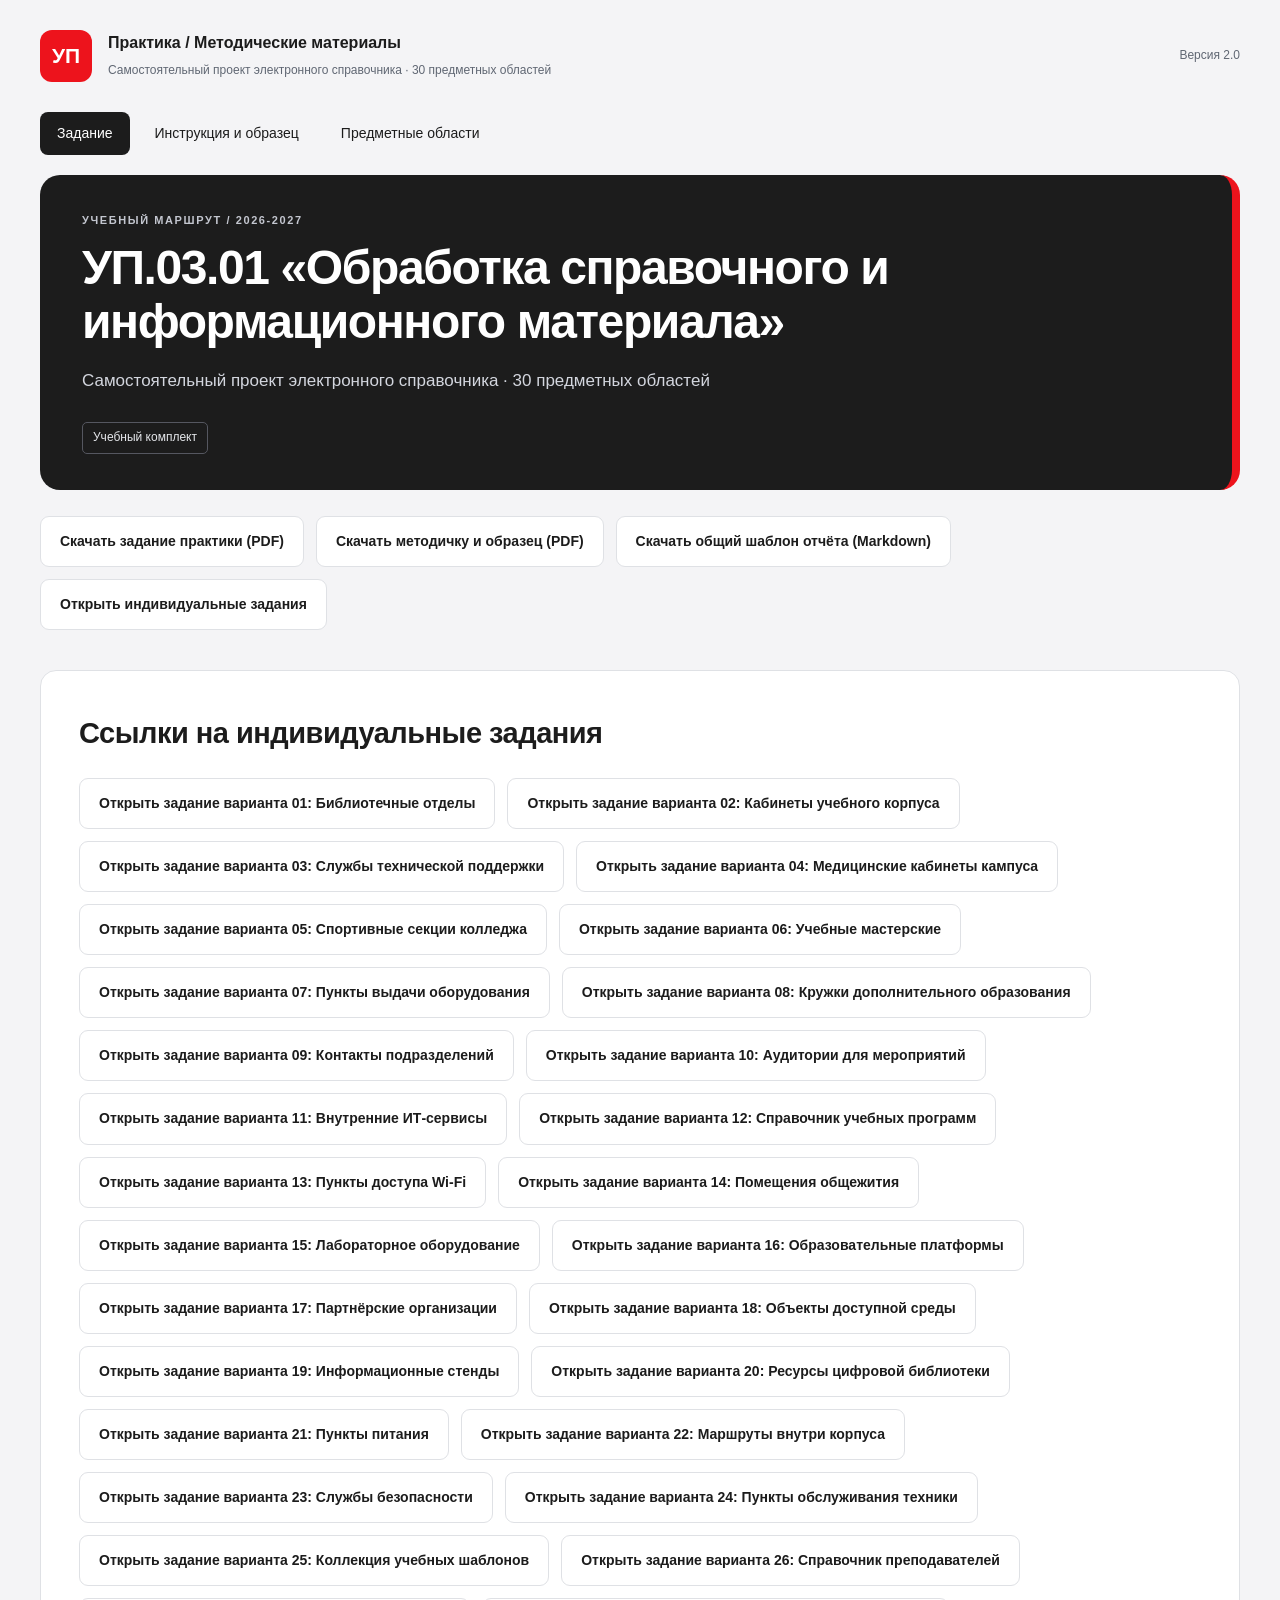
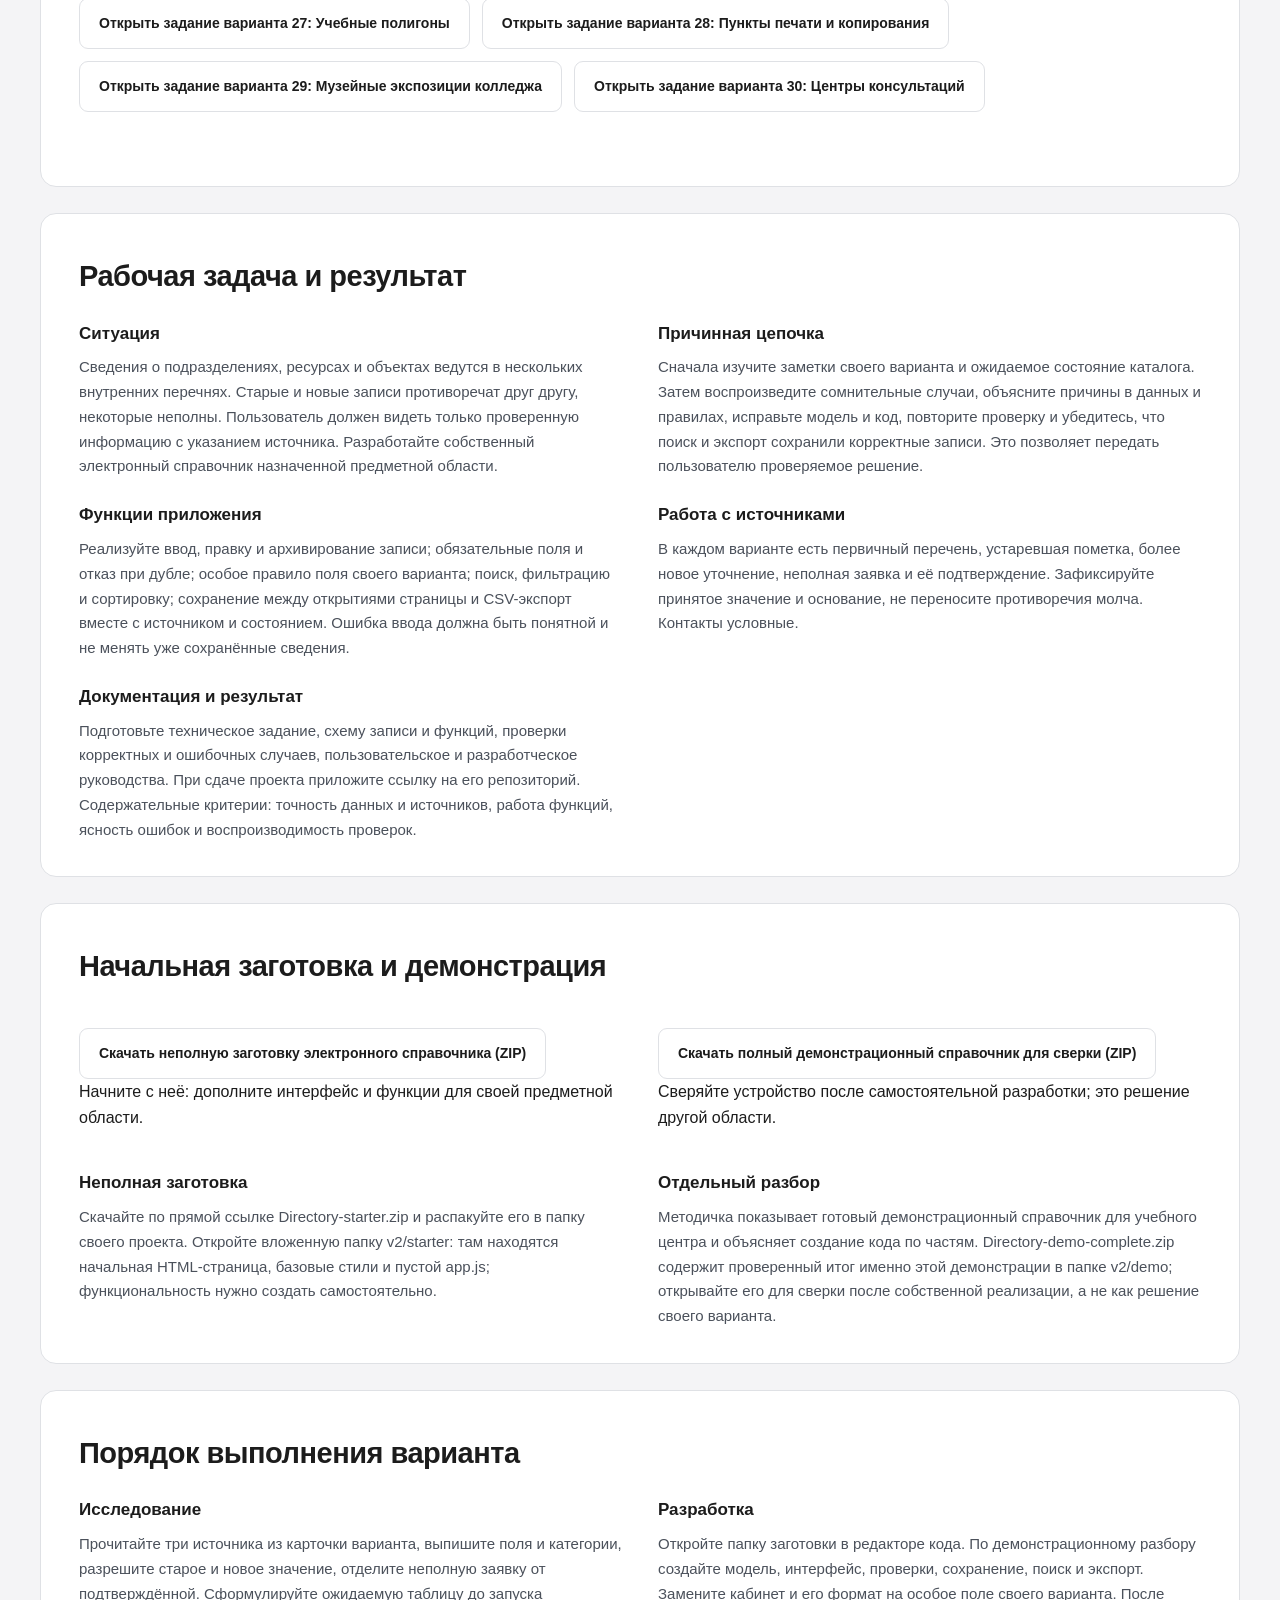
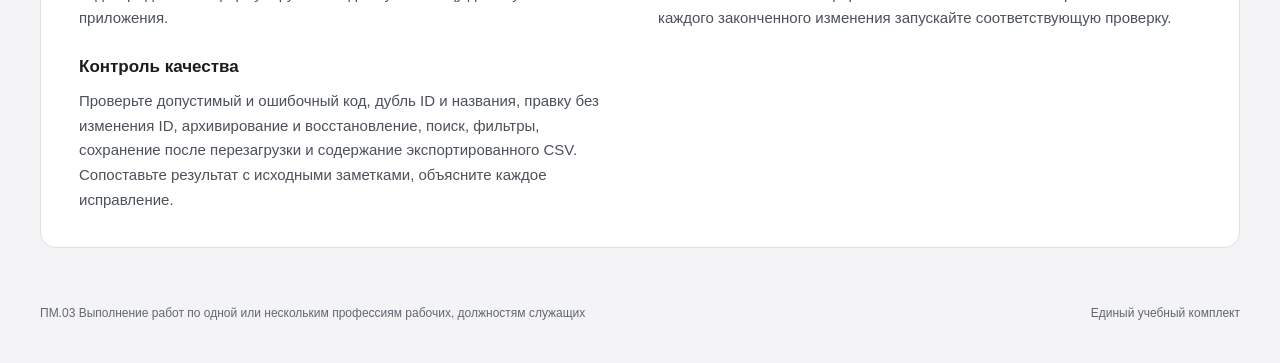
<file: site/index.html>
<!doctype html><html lang="ru"><head><meta charset="utf-8"><meta name="viewport" content="width=device-width,initial-scale=1"><title>УП.03.01 «Обработка справочного и информационного материала»</title><link rel="icon" href="assets/favicon.svg"><link rel="stylesheet" href="assets/style.css"></head><body><a class="skip" href="#main">Перейти к содержанию</a><header class="shell top"><a class="brand" href="index.html"><span class="emblem">УП</span><span><strong>Практика / Методические материалы</strong><small>Самостоятельный проект электронного справочника · 30 предметных областей</small></span></a><span class="version">Версия 2.0</span></header><div class="shell"><nav><a href="index.html" aria-current=page>Задание</a><a href="lessons.html" >Инструкция и образец</a><a href="areas.html" >Предметные области</a></nav><main id="main"><section class="hero"><p class="eyebrow">Учебный маршрут / 2026-2027</p><h1>УП.03.01 «Обработка справочного и информационного материала»</h1><p>Самостоятельный проект электронного справочника · 30 предметных областей</p><span class="badge">Учебный комплект</span></section><div class="downloads"><a class="button" href="downloads/assignment.pdf">Скачать задание практики (PDF)</a><a class="button" href="downloads/guide.pdf">Скачать методичку и образец (PDF)</a><a class="button" href="downloads/report-template.md">Скачать общий шаблон отчёта (Markdown)</a><a class="button" href="areas.html#variant-01">Открыть индивидуальные задания</a></div><article class="lesson" id="variant-index"><h2>Ссылки на индивидуальные задания</h2><div class="downloads"><a class="button" href="areas.html#variant-01">Открыть задание варианта 01: Библиотечные отделы</a><a class="button" href="areas.html#variant-02">Открыть задание варианта 02: Кабинеты учебного корпуса</a><a class="button" href="areas.html#variant-03">Открыть задание варианта 03: Службы технической поддержки</a><a class="button" href="areas.html#variant-04">Открыть задание варианта 04: Медицинские кабинеты кампуса</a><a class="button" href="areas.html#variant-05">Открыть задание варианта 05: Спортивные секции колледжа</a><a class="button" href="areas.html#variant-06">Открыть задание варианта 06: Учебные мастерские</a><a class="button" href="areas.html#variant-07">Открыть задание варианта 07: Пункты выдачи оборудования</a><a class="button" href="areas.html#variant-08">Открыть задание варианта 08: Кружки дополнительного образования</a><a class="button" href="areas.html#variant-09">Открыть задание варианта 09: Контакты подразделений</a><a class="button" href="areas.html#variant-10">Открыть задание варианта 10: Аудитории для мероприятий</a><a class="button" href="areas.html#variant-11">Открыть задание варианта 11: Внутренние ИТ-сервисы</a><a class="button" href="areas.html#variant-12">Открыть задание варианта 12: Справочник учебных программ</a><a class="button" href="areas.html#variant-13">Открыть задание варианта 13: Пункты доступа Wi-Fi</a><a class="button" href="areas.html#variant-14">Открыть задание варианта 14: Помещения общежития</a><a class="button" href="areas.html#variant-15">Открыть задание варианта 15: Лабораторное оборудование</a><a class="button" href="areas.html#variant-16">Открыть задание варианта 16: Образовательные платформы</a><a class="button" href="areas.html#variant-17">Открыть задание варианта 17: Партнёрские организации</a><a class="button" href="areas.html#variant-18">Открыть задание варианта 18: Объекты доступной среды</a><a class="button" href="areas.html#variant-19">Открыть задание варианта 19: Информационные стенды</a><a class="button" href="areas.html#variant-20">Открыть задание варианта 20: Ресурсы цифровой библиотеки</a><a class="button" href="areas.html#variant-21">Открыть задание варианта 21: Пункты питания</a><a class="button" href="areas.html#variant-22">Открыть задание варианта 22: Маршруты внутри корпуса</a><a class="button" href="areas.html#variant-23">Открыть задание варианта 23: Службы безопасности</a><a class="button" href="areas.html#variant-24">Открыть задание варианта 24: Пункты обслуживания техники</a><a class="button" href="areas.html#variant-25">Открыть задание варианта 25: Коллекция учебных шаблонов</a><a class="button" href="areas.html#variant-26">Открыть задание варианта 26: Справочник преподавателей</a><a class="button" href="areas.html#variant-27">Открыть задание варианта 27: Учебные полигоны</a><a class="button" href="areas.html#variant-28">Открыть задание варианта 28: Пункты печати и копирования</a><a class="button" href="areas.html#variant-29">Открыть задание варианта 29: Музейные экспозиции колледжа</a><a class="button" href="areas.html#variant-30">Открыть задание варианта 30: Центры консультаций</a></div></article><article class="lesson" id="page-1"><p class="eyebrow"></p><h2>Рабочая задача и результат</h2><div class="blocks"><section class="block text"><h3>Ситуация</h3><p>Сведения о подразделениях, ресурсах и объектах ведутся в нескольких внутренних перечнях. Старые и новые записи противоречат друг другу, некоторые неполны. Пользователь должен видеть только проверенную информацию с указанием источника. Разработайте собственный электронный справочник назначенной предметной области.</p></section><section class="block text"><h3>Причинная цепочка</h3><p>Сначала изучите заметки своего варианта и ожидаемое состояние каталога. Затем воспроизведите сомнительные случаи, объясните причины в данных и правилах, исправьте модель и код, повторите проверку и убедитесь, что поиск и экспорт сохранили корректные записи. Это позволяет передать пользователю проверяемое решение.</p></section><section class="block text"><h3>Функции приложения</h3><p>Реализуйте ввод, правку и архивирование записи; обязательные поля и отказ при дубле; особое правило поля своего варианта; поиск, фильтрацию и сортировку; сохранение между открытиями страницы и CSV-экспорт вместе с источником и состоянием. Ошибка ввода должна быть понятной и не менять уже сохранённые сведения.</p></section><section class="block text"><h3>Работа с источниками</h3><p>В каждом варианте есть первичный перечень, устаревшая пометка, более новое уточнение, неполная заявка и её подтверждение. Зафиксируйте принятое значение и основание, не переносите противоречия молча. Контакты условные.</p></section><section class="block text"><h3>Документация и результат</h3><p>Подготовьте техническое задание, схему записи и функций, проверки корректных и ошибочных случаев, пользовательское и разработческое руководства. При сдаче проекта приложите ссылку на его репозиторий. Содержательные критерии: точность данных и источников, работа функций, ясность ошибок и воспроизводимость проверок.</p></section></div></article><article class="lesson" id="page-2"><p class="eyebrow"></p><h2>Начальная заготовка и демонстрация</h2><div class="blocks"><p class="block"><a class="button" href="downloads/Directory-starter.zip">Скачать неполную заготовку электронного справочника (ZIP)</a><br>Начните с неё: дополните интерфейс и функции для своей предметной области.</p><p class="block"><a class="button" href="downloads/Directory-demo-complete.zip">Скачать полный демонстрационный справочник для сверки (ZIP)</a><br>Сверяйте устройство после самостоятельной разработки; это решение другой области.</p><section class="block text"><h3>Неполная заготовка</h3><p>Скачайте по прямой ссылке Directory-starter.zip и распакуйте его в папку своего проекта. Откройте вложенную папку v2/starter: там находятся начальная HTML-страница, базовые стили и пустой app.js; функциональность нужно создать самостоятельно.</p></section><section class="block text"><h3>Отдельный разбор</h3><p>Методичка показывает готовый демонстрационный справочник для учебного центра и объясняет создание кода по частям. Directory-demo-complete.zip содержит проверенный итог именно этой демонстрации в папке v2/demo; открывайте его для сверки после собственной реализации, а не как решение своего варианта.</p></section></div></article><article class="lesson" id="page-3"><p class="eyebrow"></p><h2>Порядок выполнения варианта</h2><div class="blocks"><section class="block text"><h3>Исследование</h3><p>Прочитайте три источника из карточки варианта, выпишите поля и категории, разрешите старое и новое значение, отделите неполную заявку от подтверждённой. Сформулируйте ожидаемую таблицу до запуска приложения.</p></section><section class="block text"><h3>Разработка</h3><p>Откройте папку заготовки в редакторе кода. По демонстрационному разбору создайте модель, интерфейс, проверки, сохранение, поиск и экспорт. Замените кабинет и его формат на особое поле своего варианта. После каждого законченного изменения запускайте соответствующую проверку.</p></section><section class="block text"><h3>Контроль качества</h3><p>Проверьте допустимый и ошибочный код, дубль ID и названия, правку без изменения ID, архивирование и восстановление, поиск, фильтры, сохранение после перезагрузки и содержание экспортированного CSV. Сопоставьте результат с исходными заметками, объясните каждое исправление.</p></section></div></article></main><footer><span>ПМ.03 Выполнение работ по одной или нескольким профессиям рабочих, должностям служащих</span><span>Единый учебный комплект</span></footer></div></body></html>
</file>
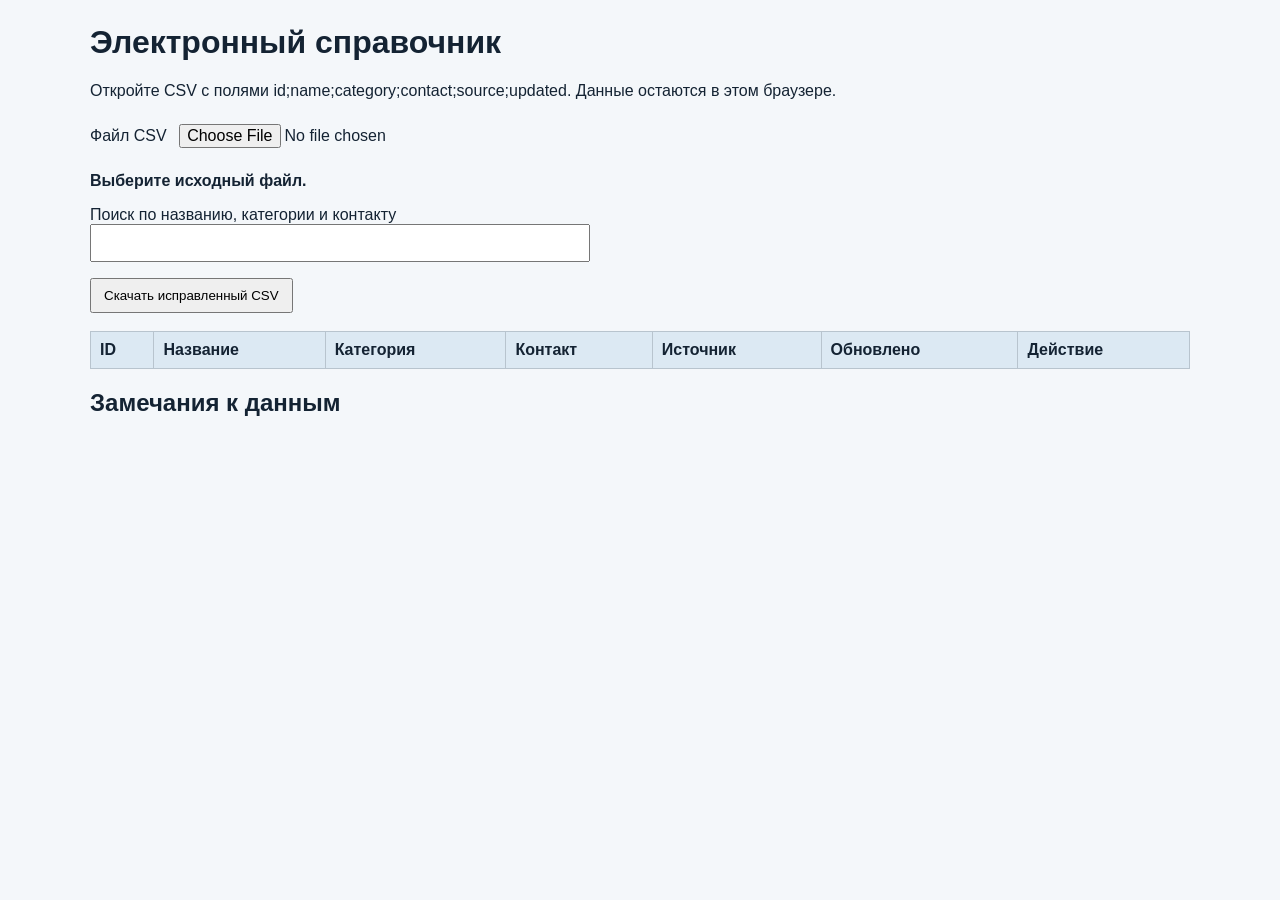
<file: site/downloads/index.html>
<!doctype html>
<html lang="ru">
<head>
  <meta charset="utf-8">
  <meta name="viewport" content="width=device-width, initial-scale=1">
  <title>Электронный справочник</title>
  <link rel="stylesheet" href="style.css">
</head>
<body>
  <main>
    <h1>Электронный справочник</h1>
    <p>Откройте CSV с полями id;name;category;contact;source;updated. Данные остаются в этом браузере.</p>
    <label>Файл CSV <input id="file" type="file" accept=".csv,text/csv"></label>
    <p id="status" role="status">Выберите исходный файл.</p>
    <label>Поиск по названию, категории и контакту <input id="query" type="search"></label>
    <button id="export" type="button">Скачать исправленный CSV</button>
    <table><thead><tr><th>ID</th><th>Название</th><th>Категория</th><th>Контакт</th><th>Источник</th><th>Обновлено</th><th>Действие</th></tr></thead><tbody id="rows"></tbody></table>
    <h2>Замечания к данным</h2>
    <ul id="issues"></ul>
  </main>
  <script src="app.js"></script>
</body>
</html>
</file>
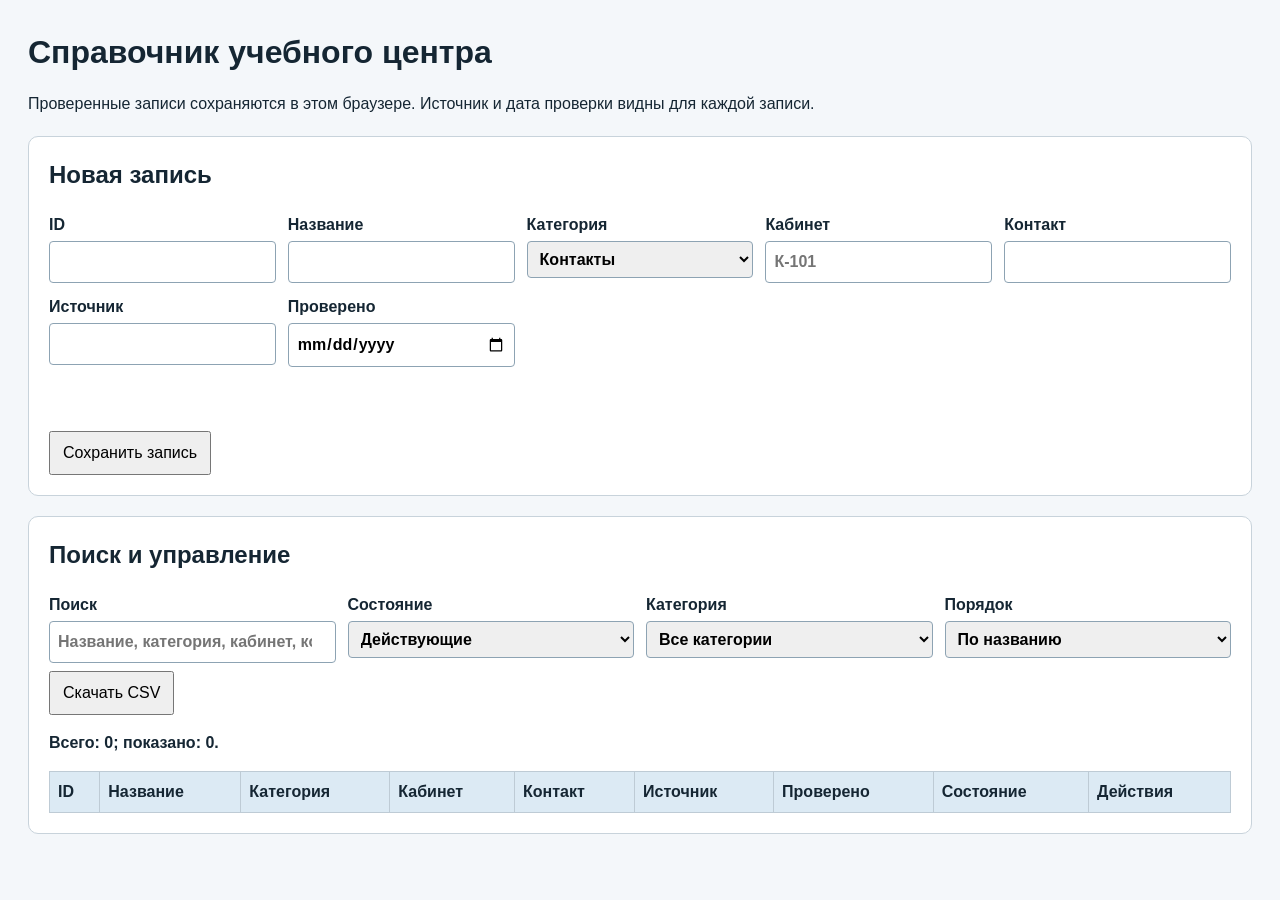
<file: v2/demo/index.html>
<!doctype html>
<html lang="ru">
<head>
  <meta charset="utf-8">
  <meta name="viewport" content="width=device-width, initial-scale=1">
  <title>Справочник учебного центра — демонстрация</title>
  <link rel="stylesheet" href="style.css">
</head>
<body>
  <main>
    <h1>Справочник учебного центра</h1>
    <p>Проверенные записи сохраняются в этом браузере. Источник и дата проверки видны для каждой записи.</p>
    <form id="entry-form">
      <h2 id="form-title">Новая запись</h2>
      <div class="fields">
        <label>ID <input id="entry-id" required inputmode="numeric" pattern="[0-9]+"></label>
        <label>Название <input id="entry-name" required maxlength="80"></label>
        <label>Категория <select id="entry-category"><option>Контакты</option><option>Документы</option><option>Ресурсы</option></select></label>
        <label>Кабинет <input id="entry-detail" required placeholder="К-101"></label>
        <label>Контакт <input id="entry-contact" required></label>
        <label>Источник <input id="entry-source" required></label>
        <label>Проверено <input id="entry-checked" required type="date"></label>
      </div>
      <p id="form-error" class="error" role="alert"></p>
      <button type="submit">Сохранить запись</button>
      <button id="cancel" type="button" hidden>Отменить правку</button>
    </form>
    <section aria-label="Поиск и выгрузка">
      <h2>Поиск и управление</h2>
      <div class="controls">
        <label>Поиск <input id="query" type="search" placeholder="Название, категория, кабинет, контакт"></label>
        <label>Состояние <select id="status-filter"><option value="active">Действующие</option><option value="archived">Архив</option><option value="all">Все</option></select></label>
        <label>Категория <select id="category-filter"><option value="all">Все категории</option><option>Контакты</option><option>Документы</option><option>Ресурсы</option></select></label>
        <label>Порядок <select id="sort"><option value="name">По названию</option><option value="checked">По дате проверки</option></select></label>
      </div>
      <button id="export" type="button">Скачать CSV</button>
      <p id="summary" role="status"></p>
      <div class="table-wrap"><table><thead><tr><th>ID</th><th>Название</th><th>Категория</th><th>Кабинет</th><th>Контакт</th><th>Источник</th><th>Проверено</th><th>Состояние</th><th>Действия</th></tr></thead><tbody id="rows"></tbody></table></div>
    </section>
  </main>
  <script src="app.js"></script>
</body>
</html>
</file>
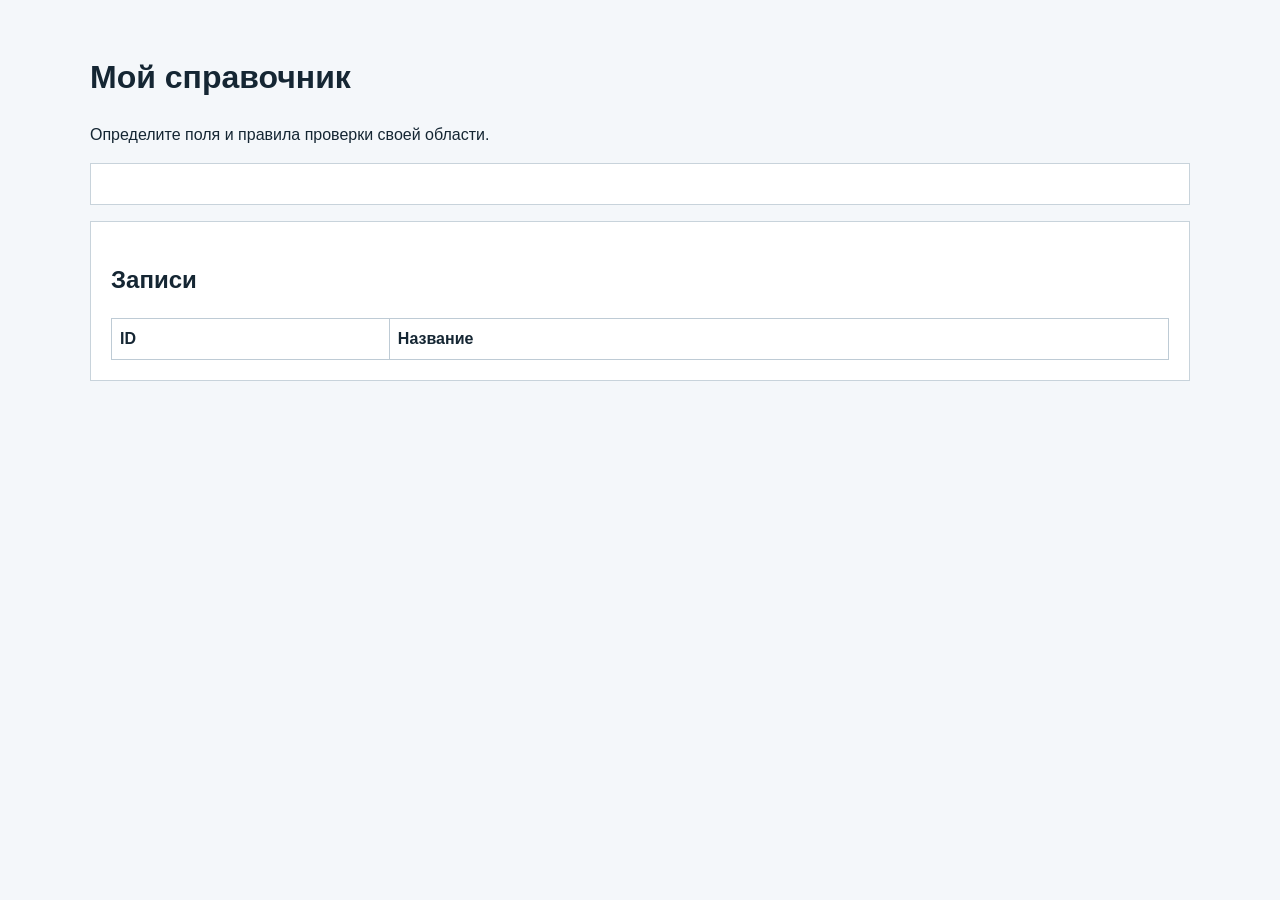
<file: v2/starter/index.html>
<!doctype html>
<html lang="ru">
<head>
  <meta charset="utf-8">
  <meta name="viewport" content="width=device-width, initial-scale=1">
  <title>Мой справочник</title>
  <link rel="stylesheet" href="style.css">
</head>
<body>
  <main>
    <h1>Мой справочник</h1>
    <p>Определите поля и правила проверки своей области.</p>
    <form id="entry-form"><!-- Добавьте поля и сообщения проверки --></form>
    <section>
      <h2>Записи</h2>
      <div id="controls"><!-- Добавьте поиск и фильтры --></div>
      <table><thead><tr><th>ID</th><th>Название</th></tr></thead><tbody id="rows"></tbody></table>
    </section>
  </main>
  <script src="app.js"></script>
</body>
</html>
</file>
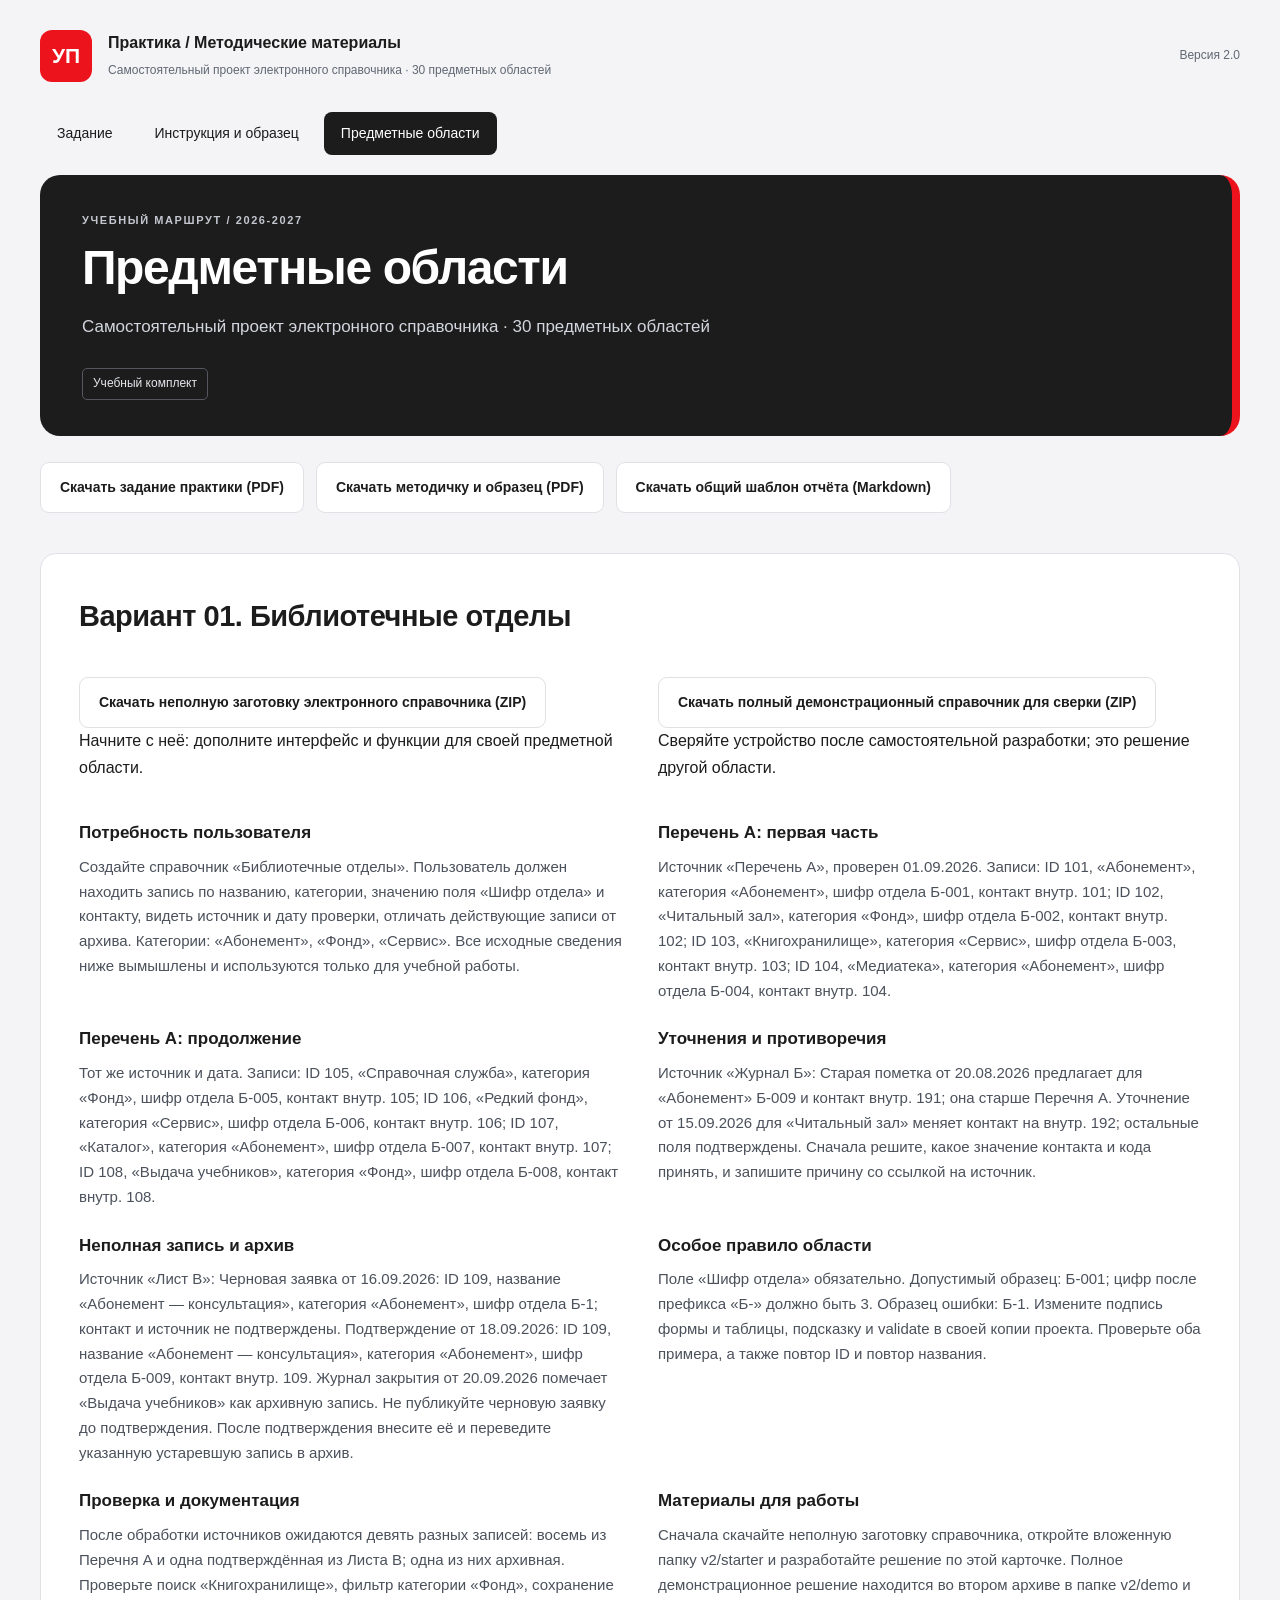
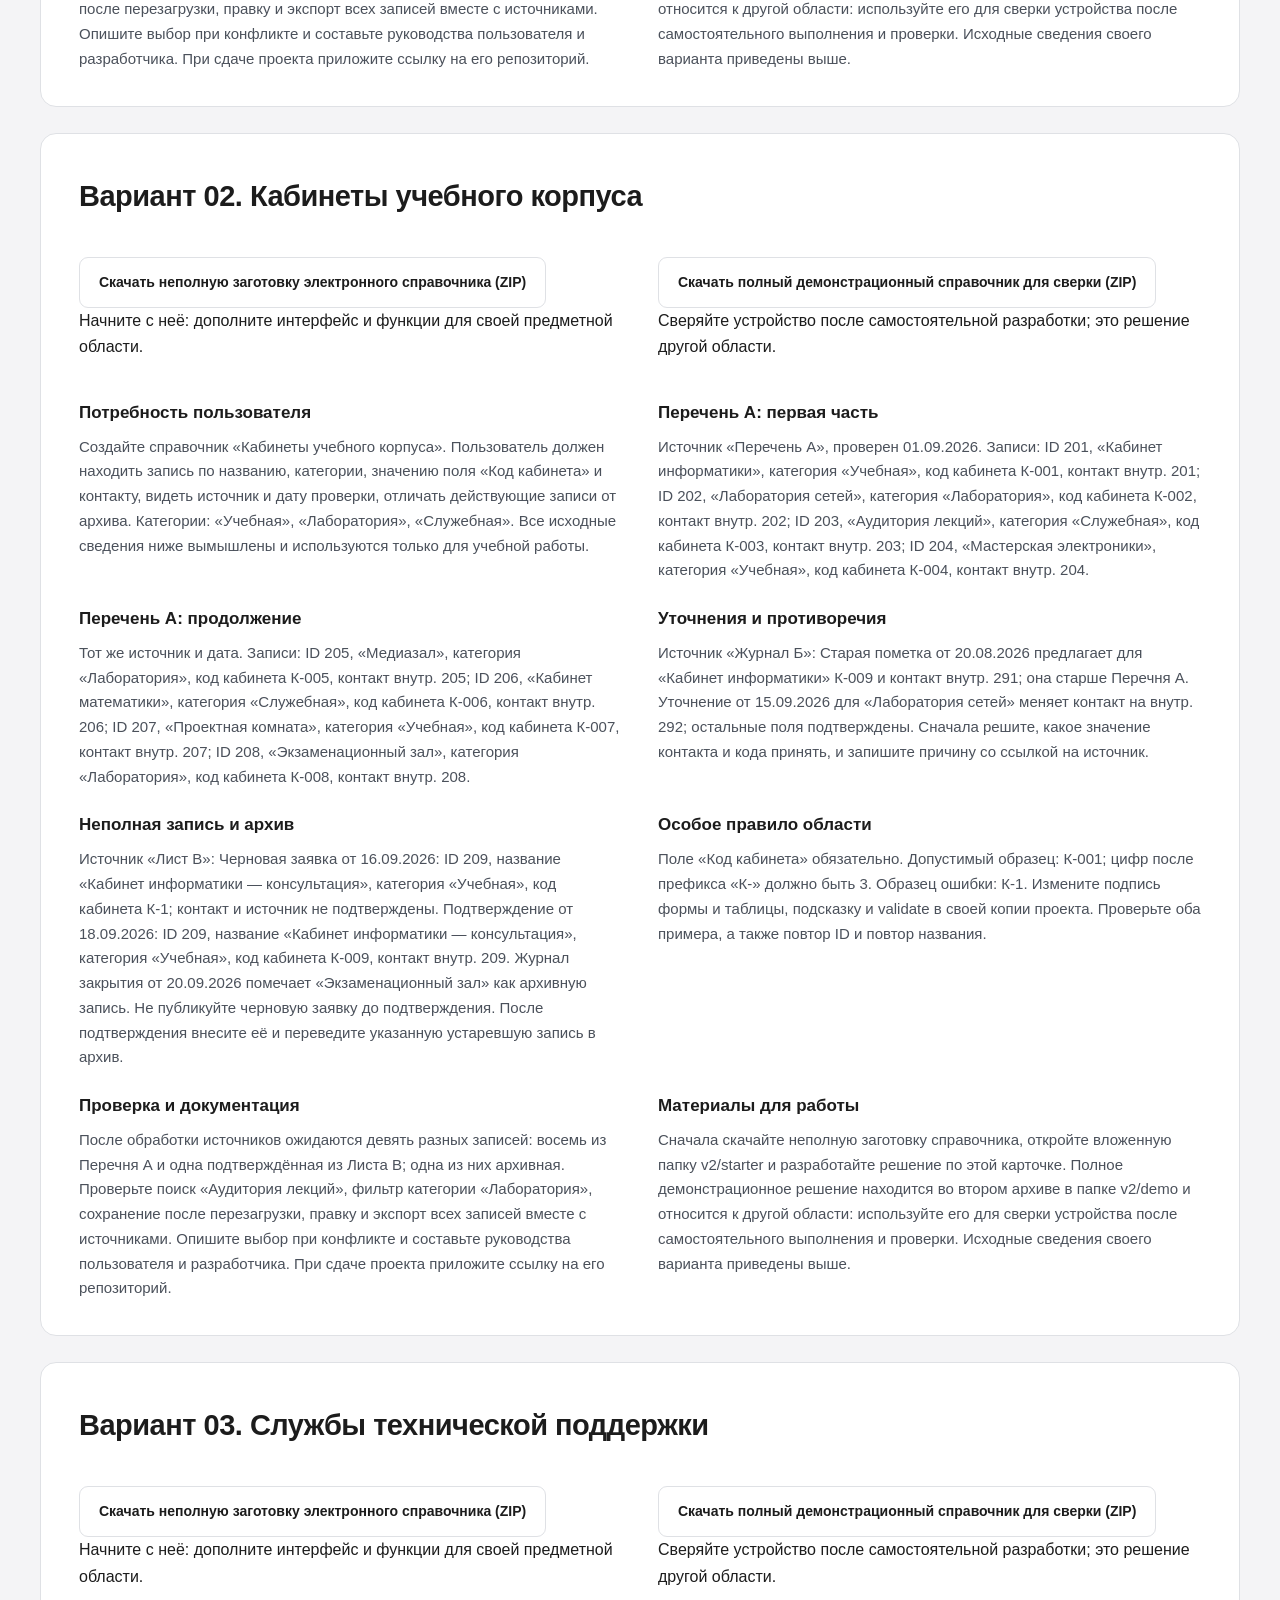
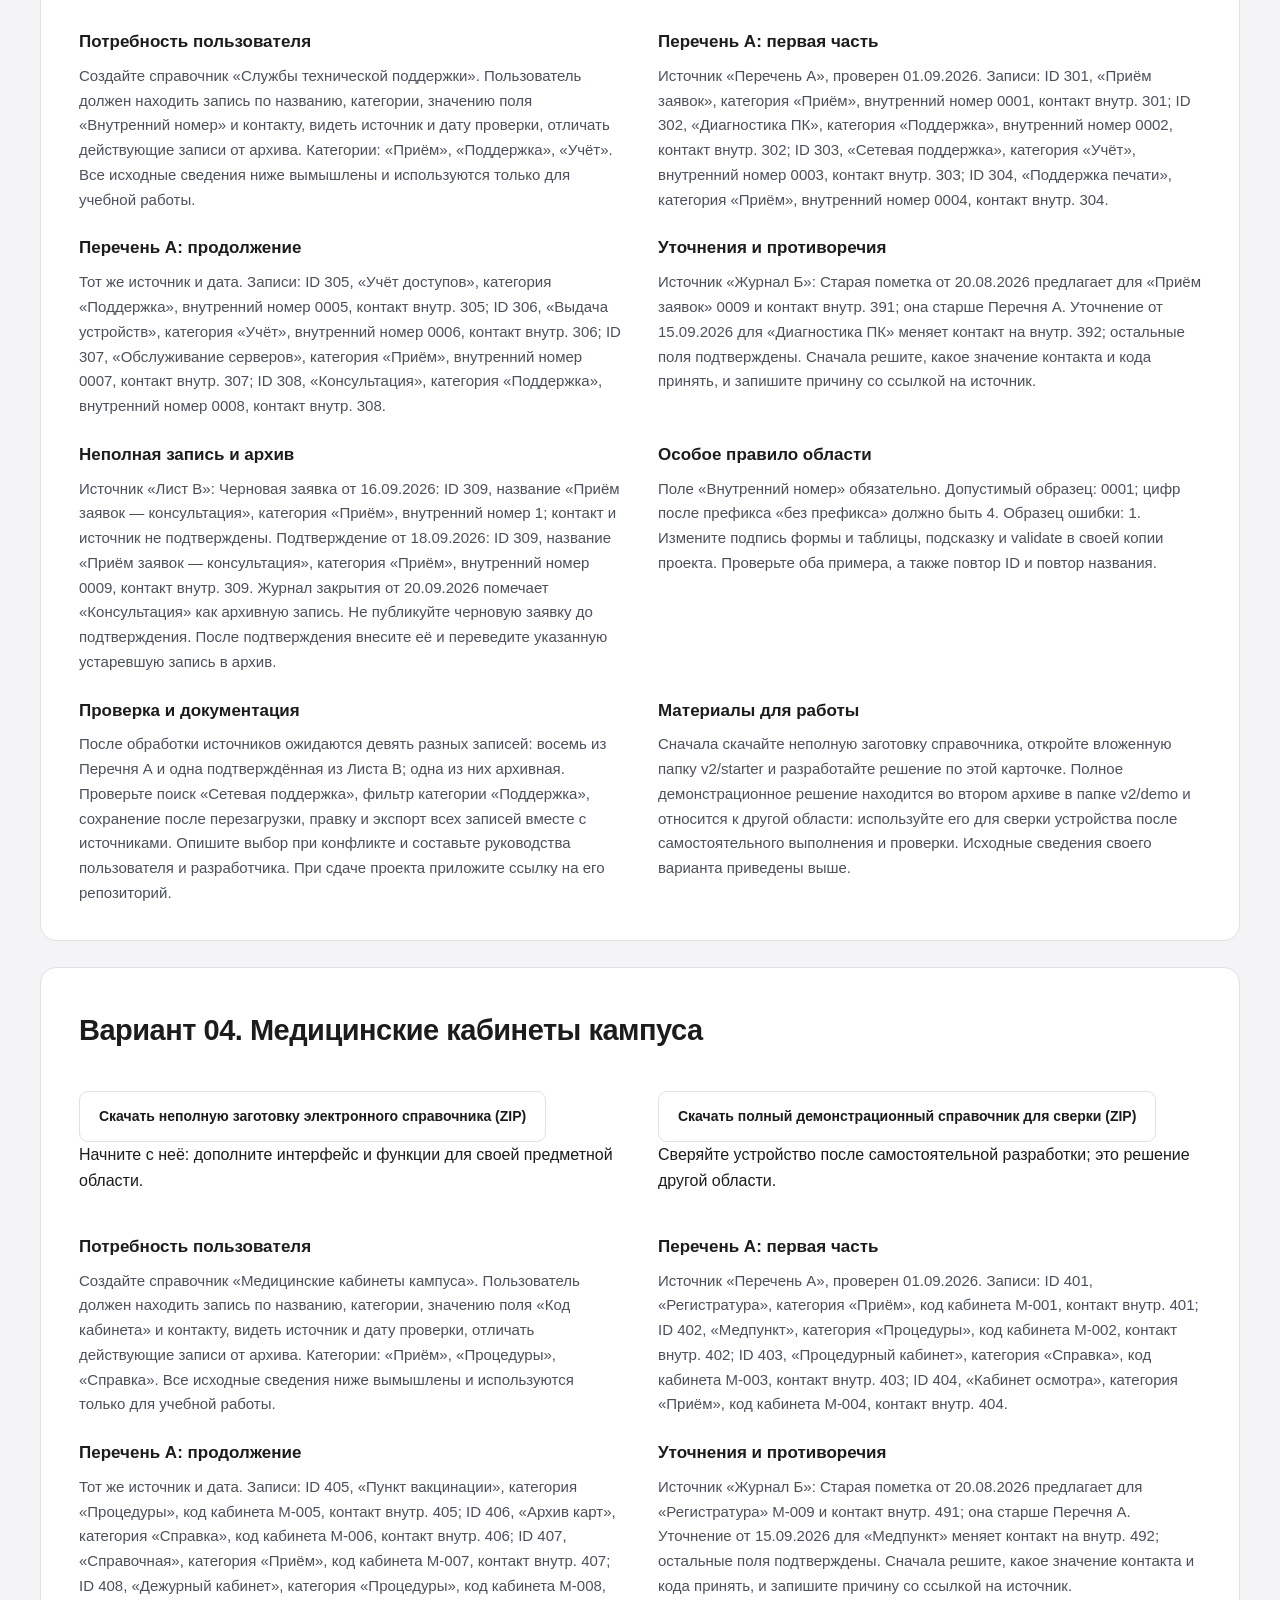
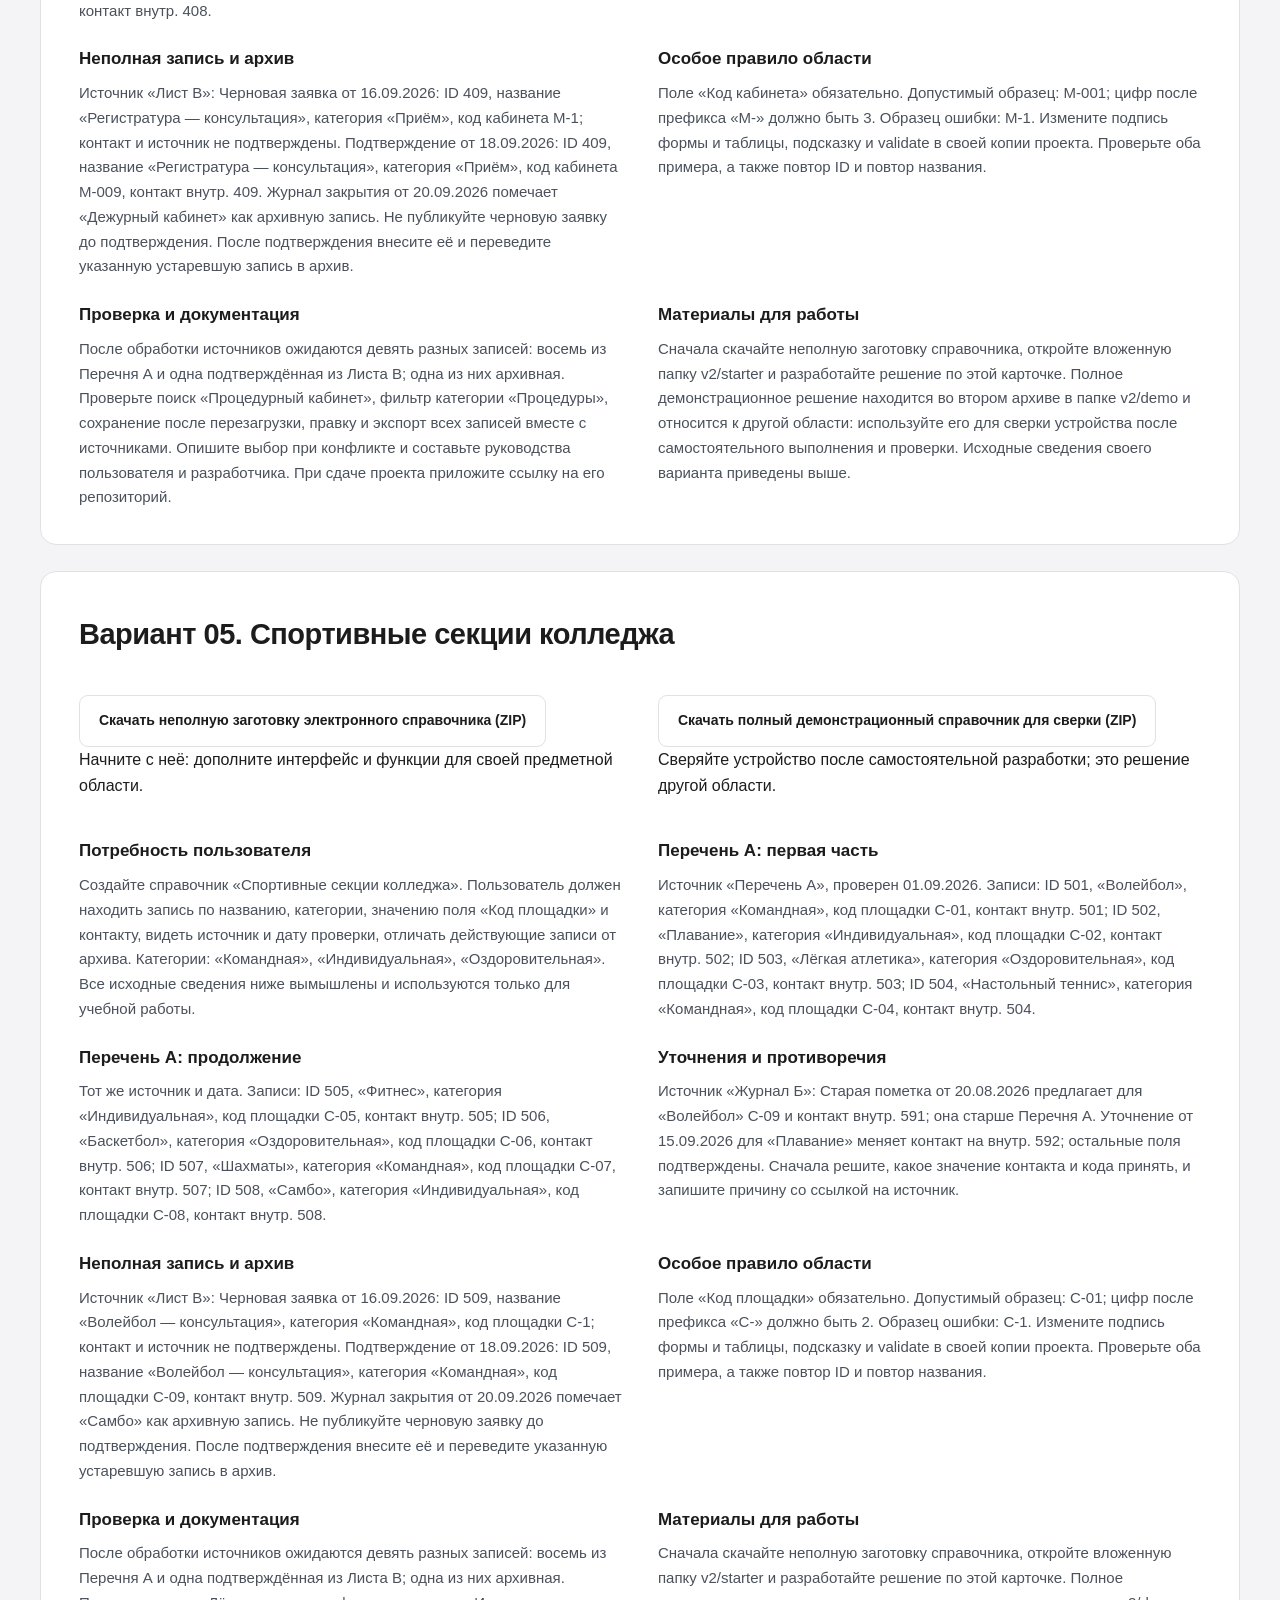
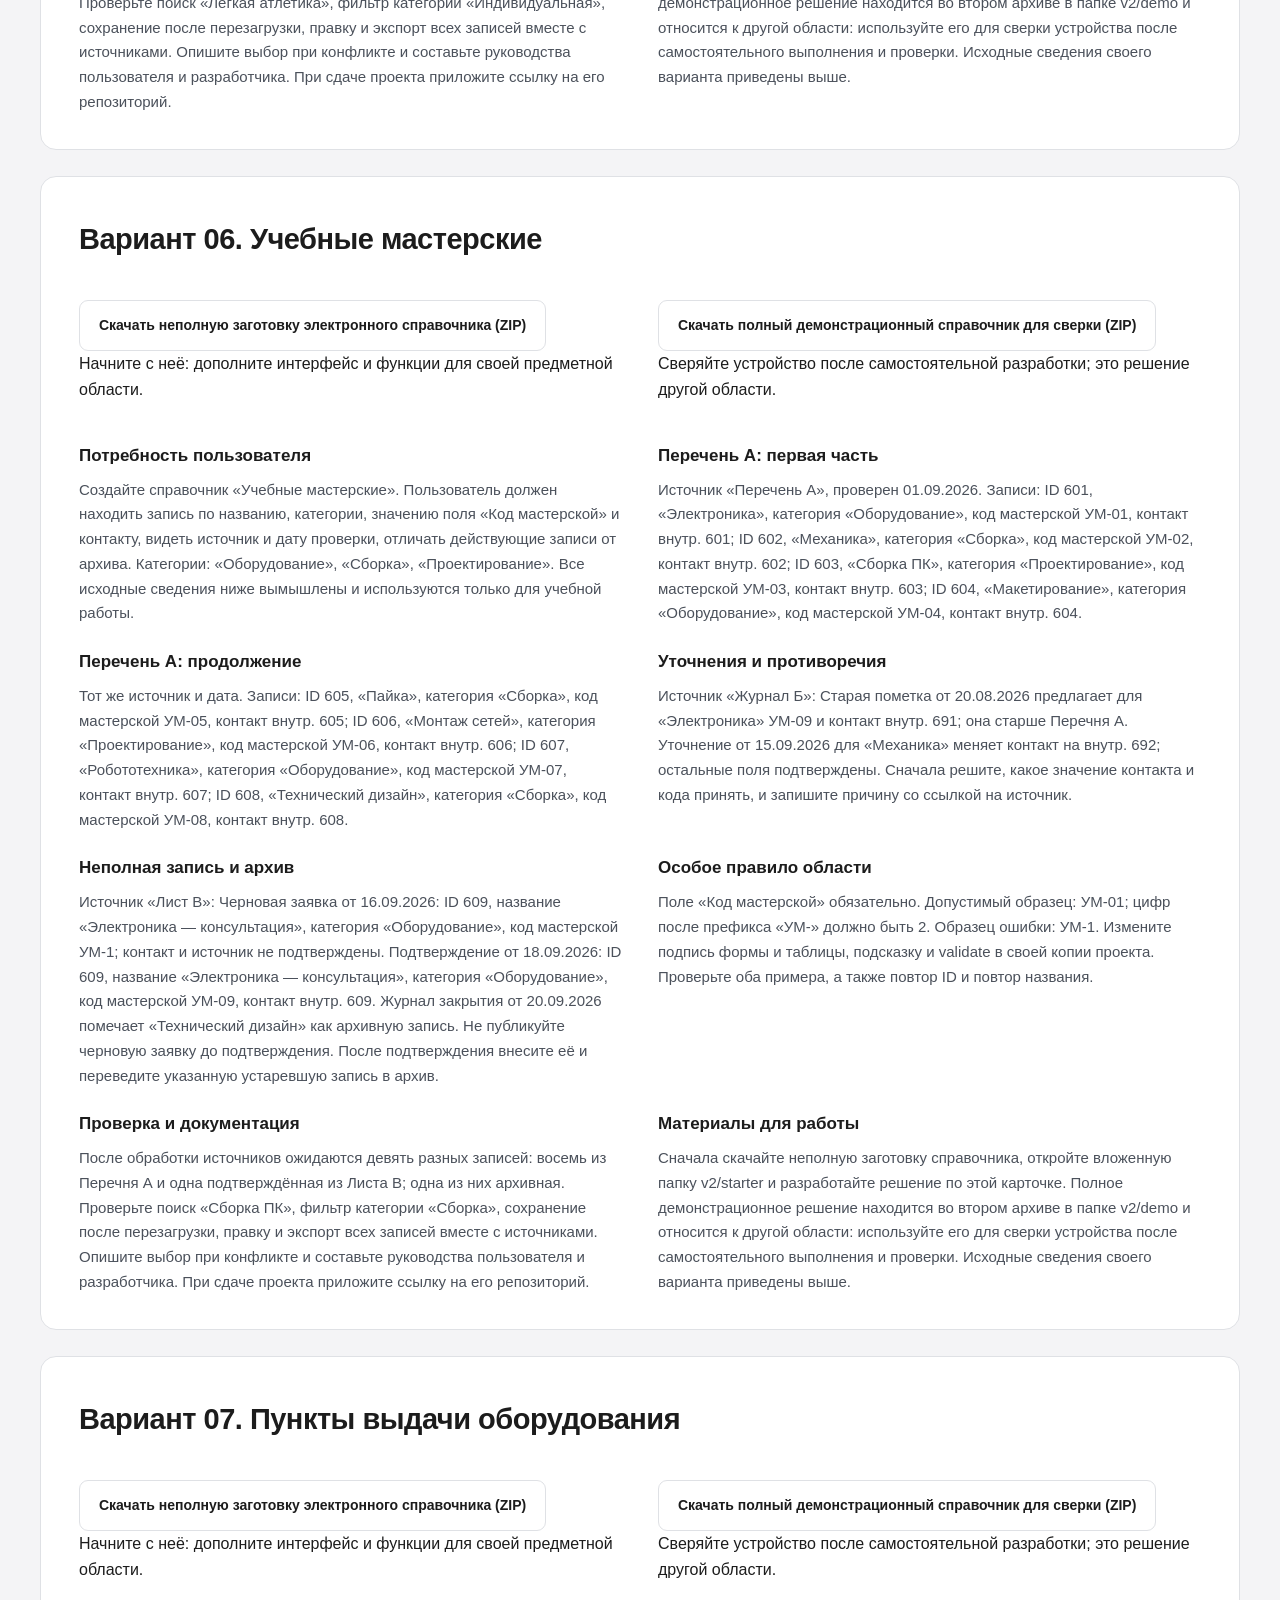
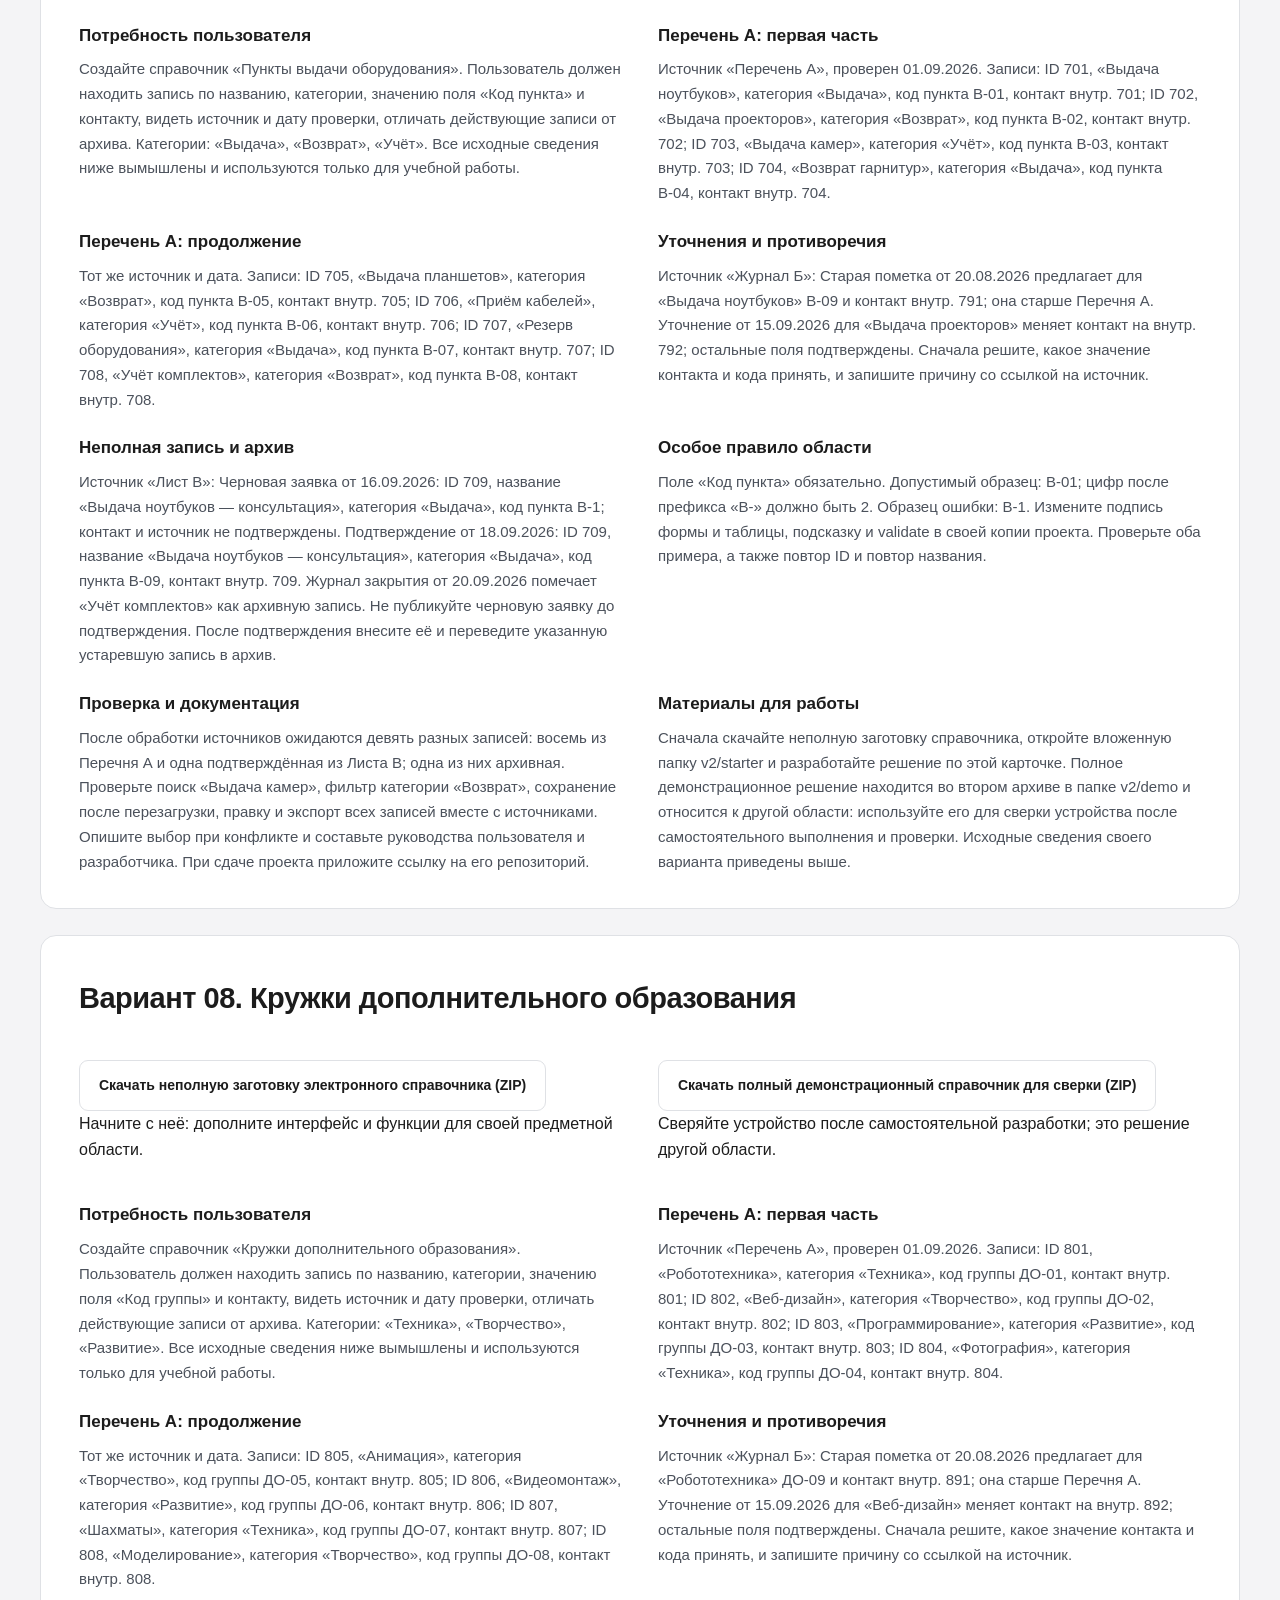
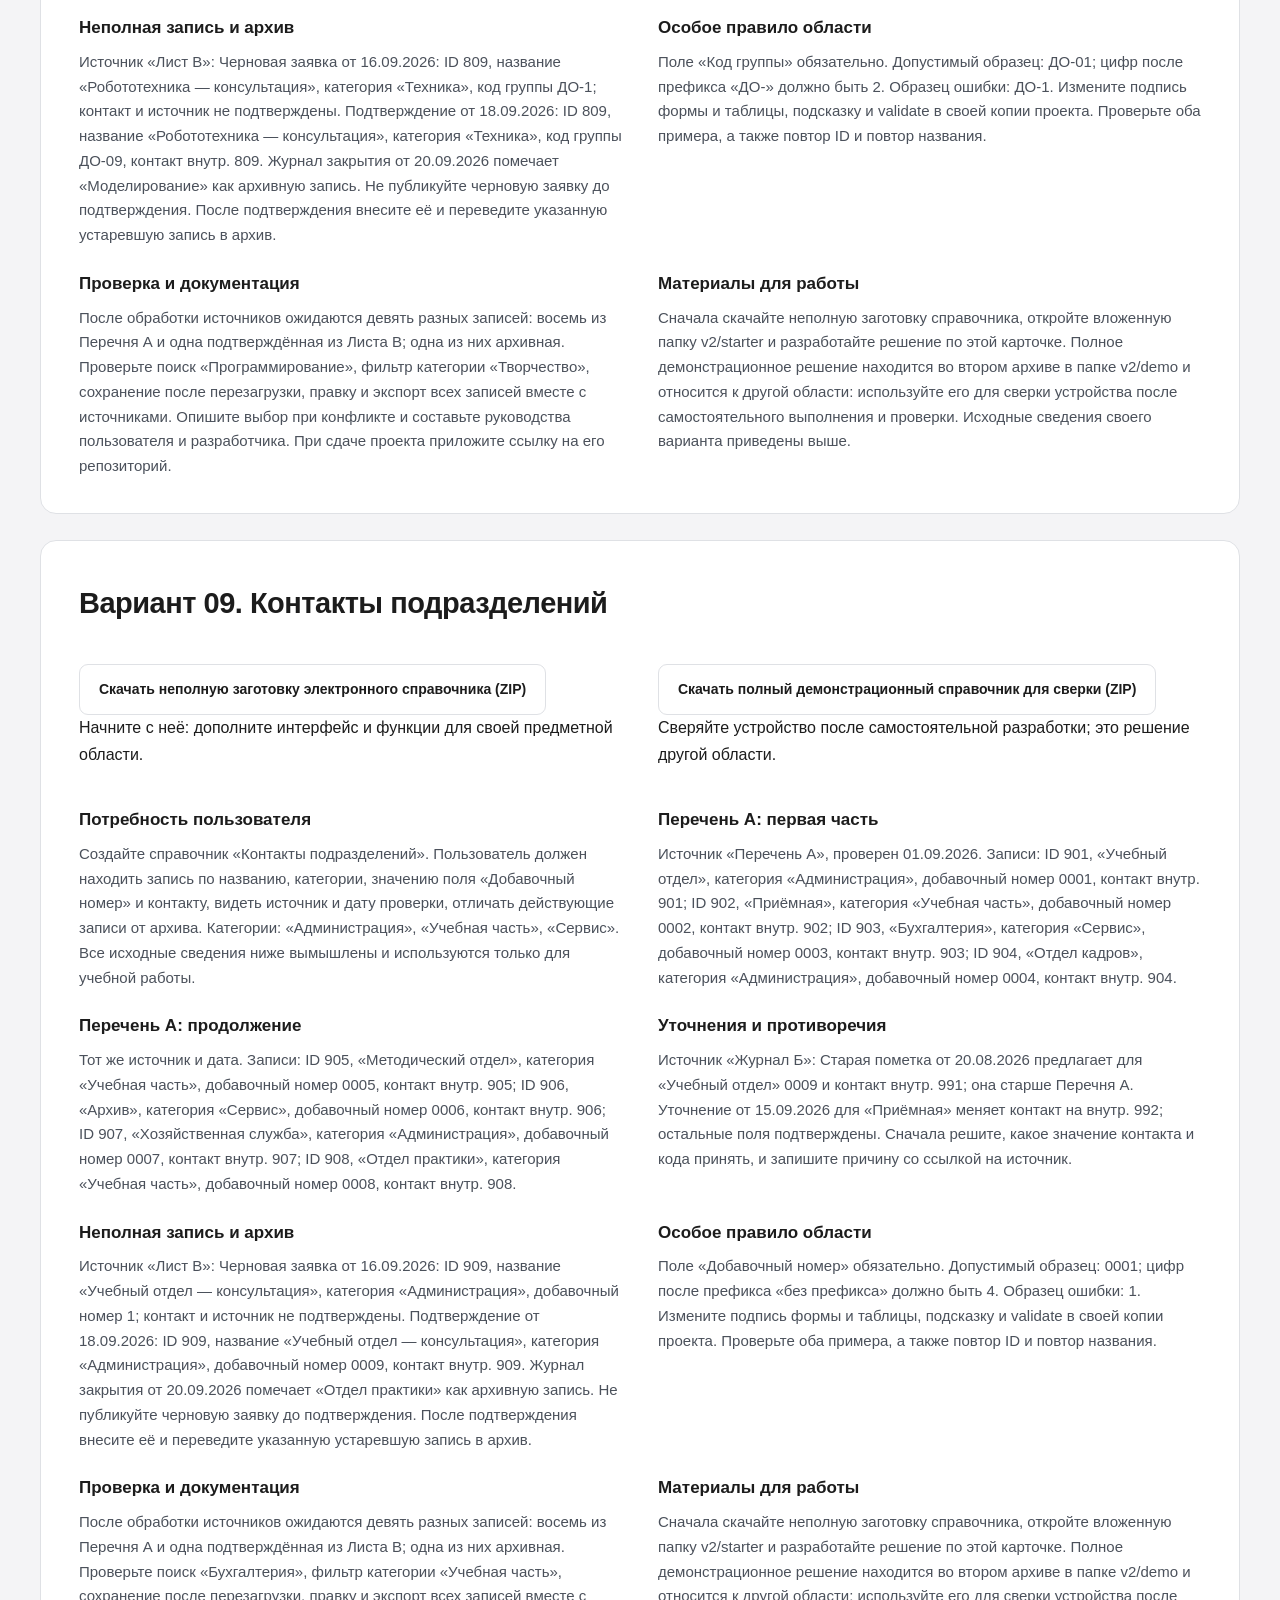
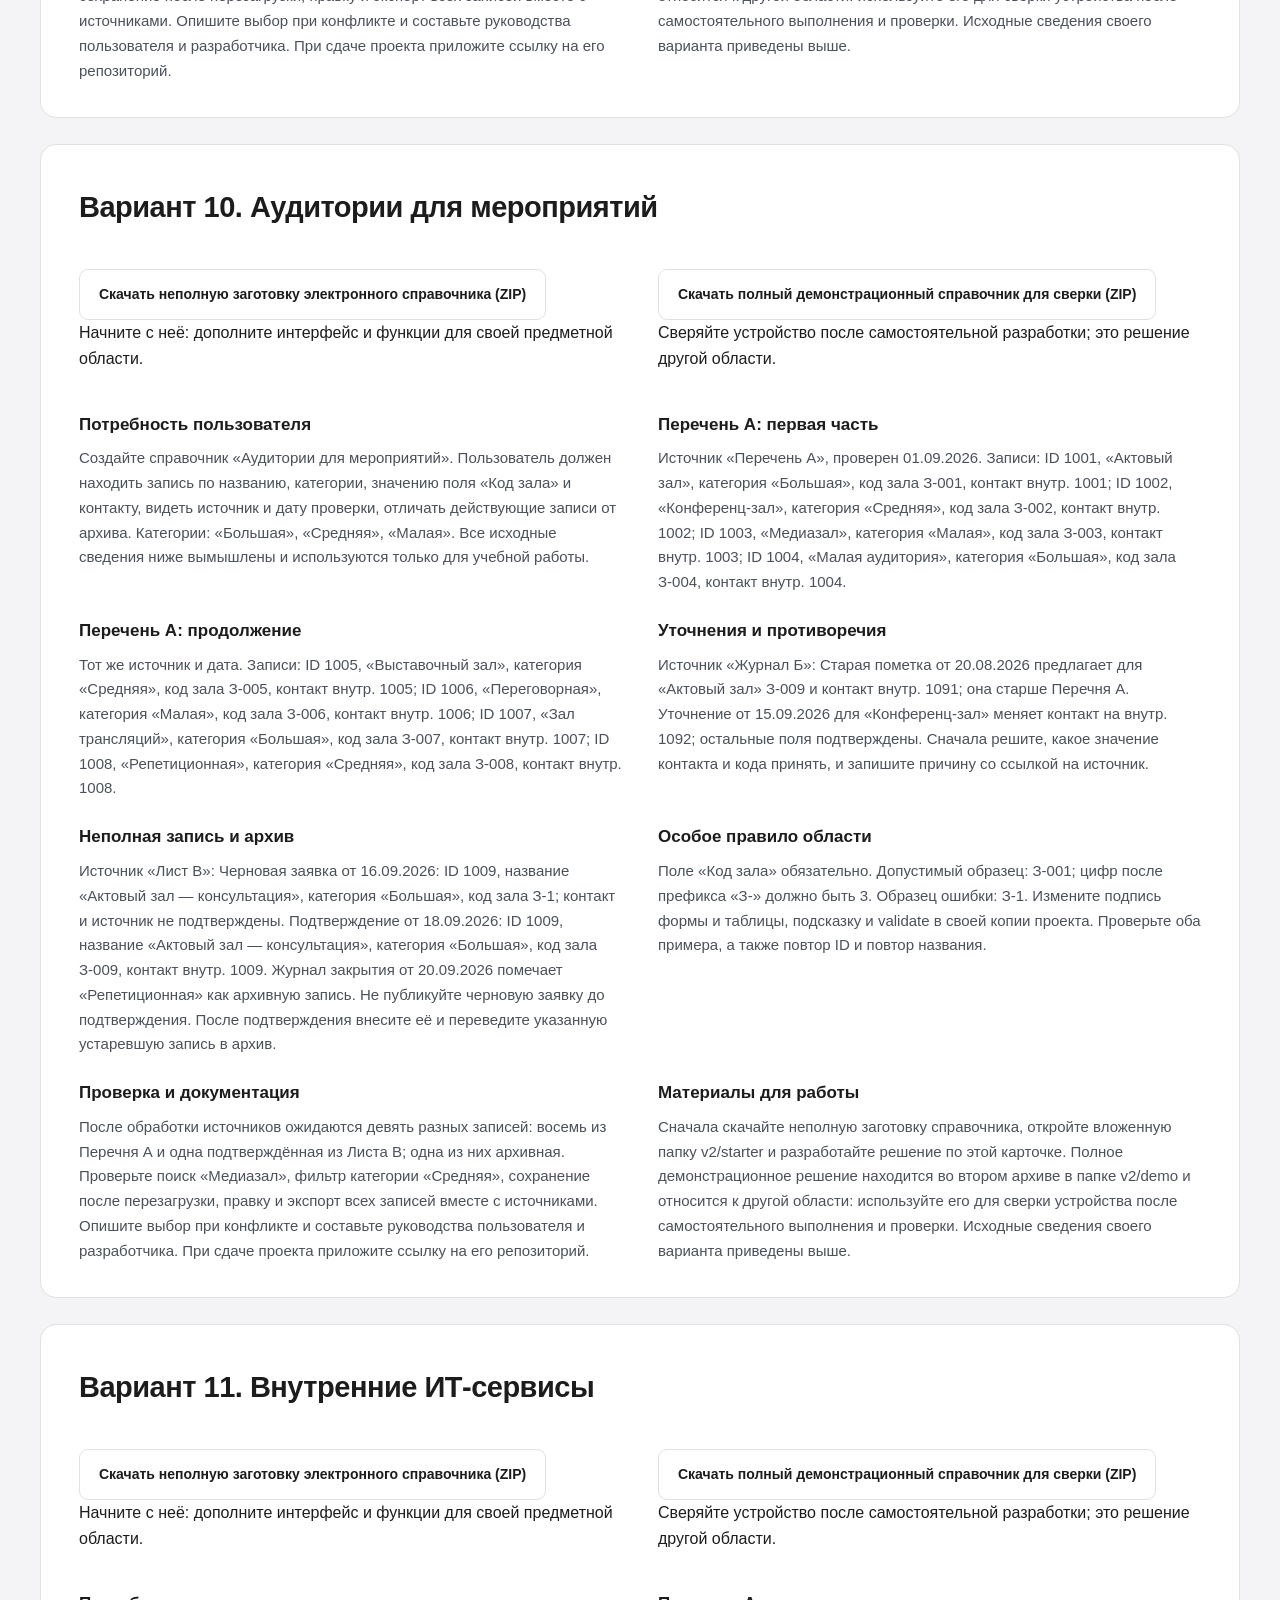
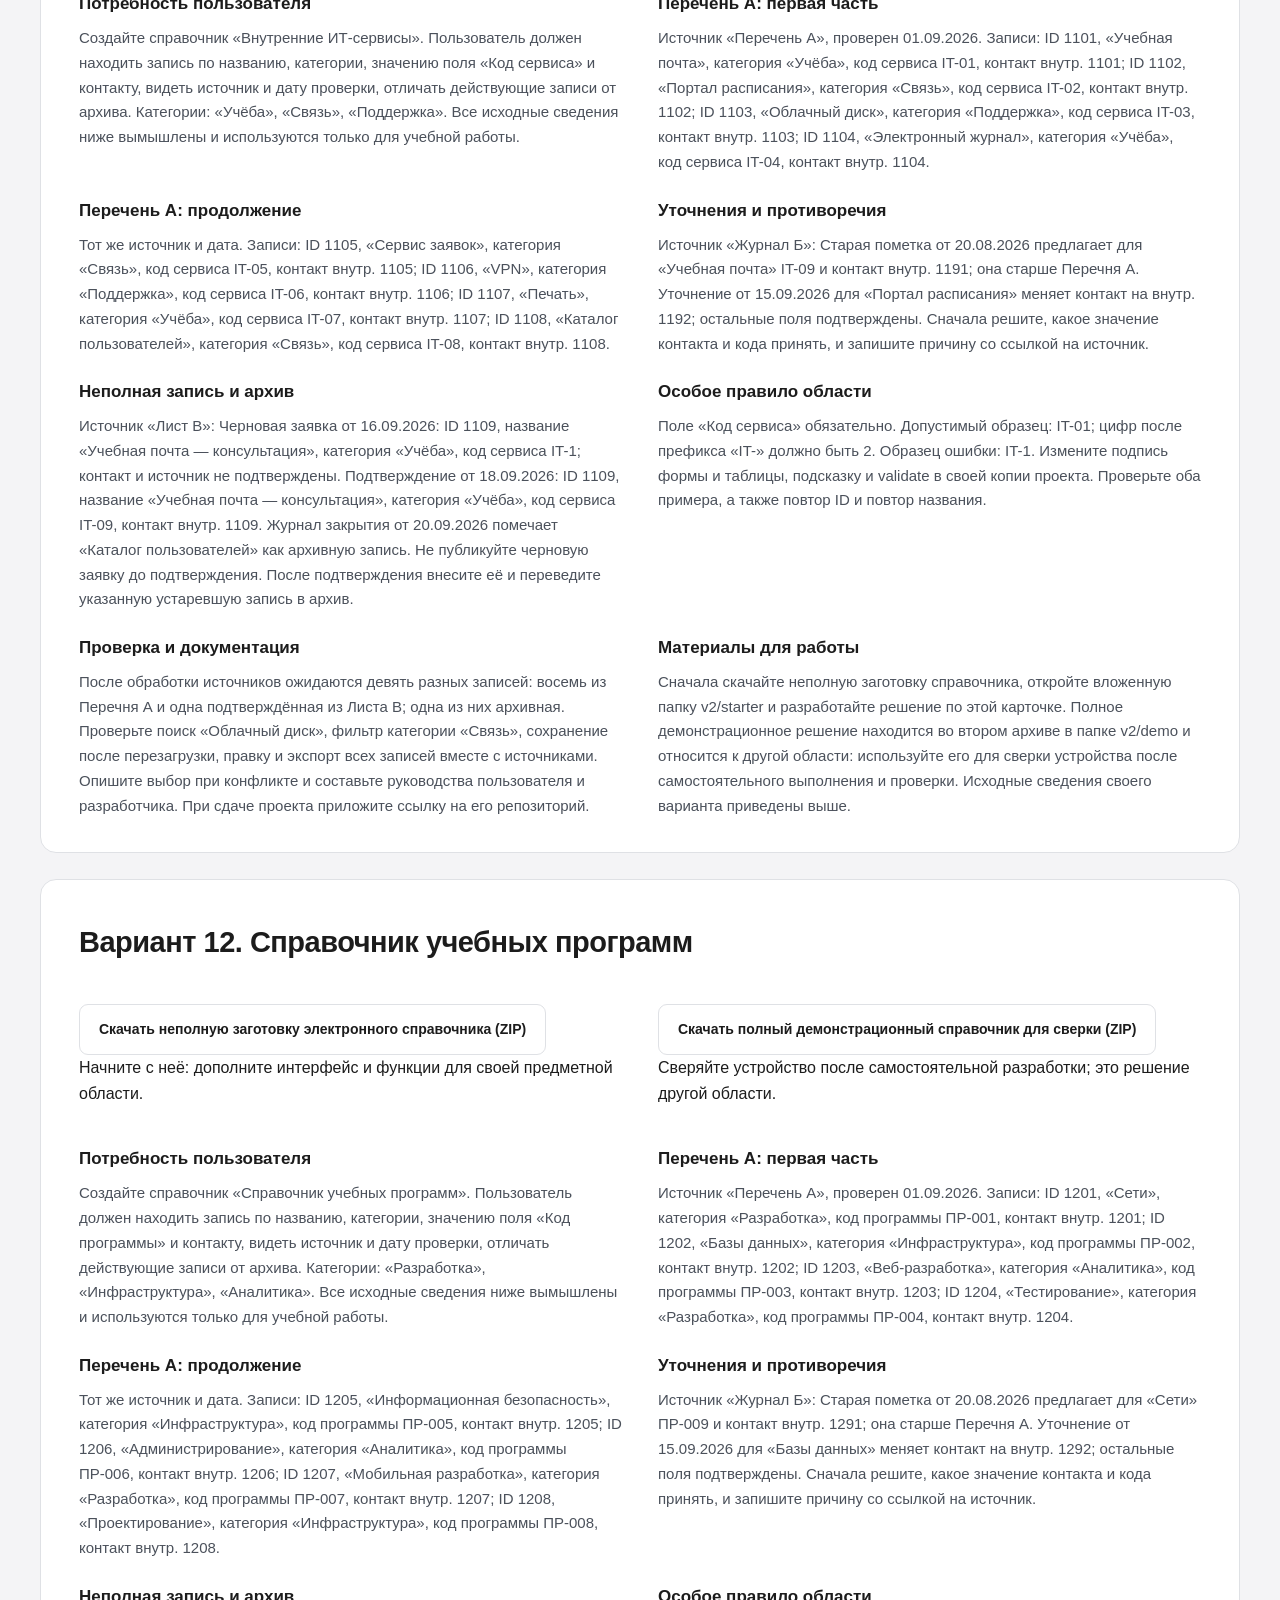
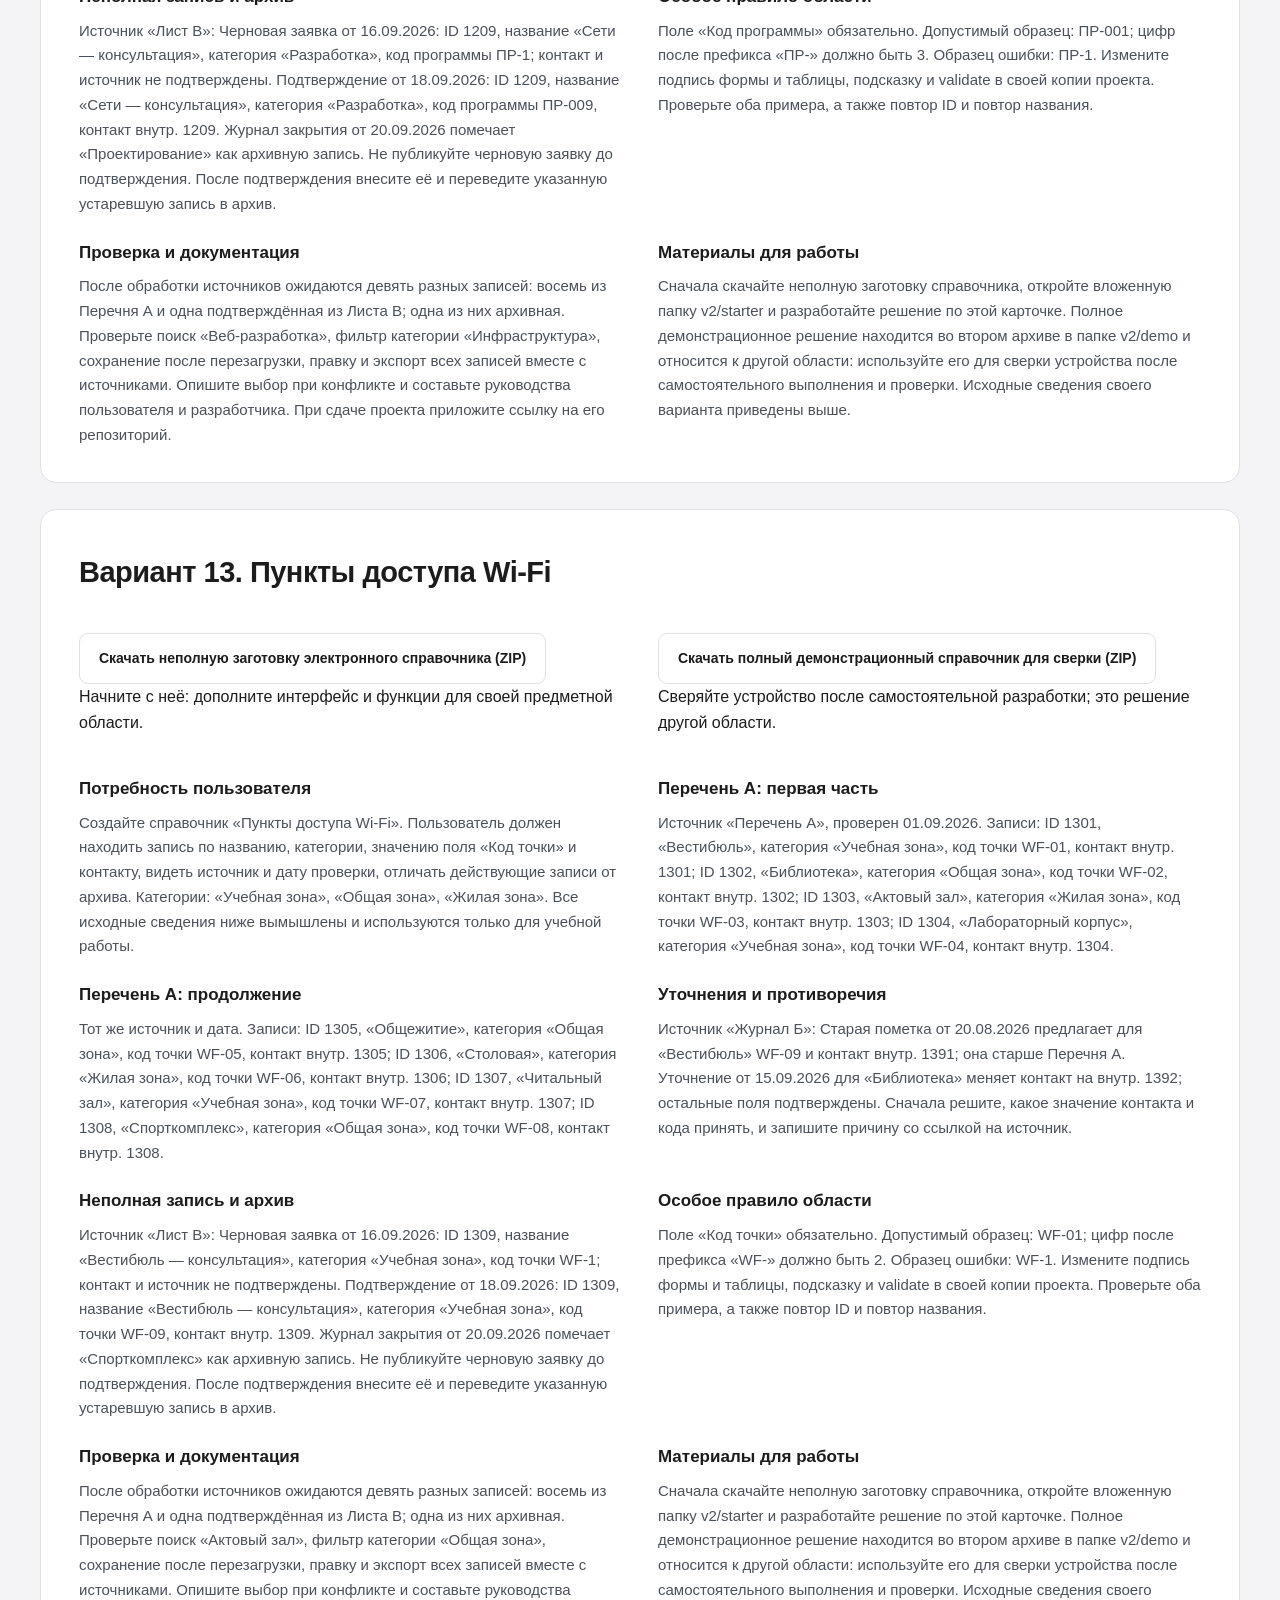
<file: site/areas.html>
<!doctype html><html lang="ru"><head><meta charset="utf-8"><meta name="viewport" content="width=device-width,initial-scale=1"><title>Предметные области</title><link rel="icon" href="assets/favicon.svg"><link rel="stylesheet" href="assets/style.css"></head><body><a class="skip" href="#main">Перейти к содержанию</a><header class="shell top"><a class="brand" href="index.html"><span class="emblem">УП</span><span><strong>Практика / Методические материалы</strong><small>Самостоятельный проект электронного справочника · 30 предметных областей</small></span></a><span class="version">Версия 2.0</span></header><div class="shell"><nav><a href="index.html" >Задание</a><a href="lessons.html" >Инструкция и образец</a><a href="areas.html" aria-current=page>Предметные области</a></nav><main id="main"><section class="hero"><p class="eyebrow">Учебный маршрут / 2026-2027</p><h1>Предметные области</h1><p>Самостоятельный проект электронного справочника · 30 предметных областей</p><span class="badge">Учебный комплект</span></section><div class="downloads"><a class="button" href="downloads/assignment.pdf">Скачать задание практики (PDF)</a><a class="button" href="downloads/guide.pdf">Скачать методичку и образец (PDF)</a><a class="button" href="downloads/report-template.md">Скачать общий шаблон отчёта (Markdown)</a></div><article class="lesson" id="variant-01"><p class="eyebrow"></p><h2>Вариант 01. Библиотечные отделы</h2><div class="blocks"><p class="block"><a class="button" href="downloads/Directory-starter.zip">Скачать неполную заготовку электронного справочника (ZIP)</a><br>Начните с неё: дополните интерфейс и функции для своей предметной области.</p><p class="block"><a class="button" href="downloads/Directory-demo-complete.zip">Скачать полный демонстрационный справочник для сверки (ZIP)</a><br>Сверяйте устройство после самостоятельной разработки; это решение другой области.</p><section class="block text"><h3>Потребность пользователя</h3><p>Создайте справочник «Библиотечные отделы». Пользователь должен находить запись по названию, категории, значению поля «Шифр отдела» и контакту, видеть источник и дату проверки, отличать действующие записи от архива. Категории: «Абонемент», «Фонд», «Сервис». Все исходные сведения ниже вымышлены и используются только для учебной работы.</p></section><section class="block text"><h3>Перечень А: первая часть</h3><p>Источник «Перечень А», проверен 01.09.2026. Записи: ID 101, «Абонемент», категория «Абонемент», шифр отдела Б-001, контакт внутр. 101; ID 102, «Читальный зал», категория «Фонд», шифр отдела Б-002, контакт внутр. 102; ID 103, «Книгохранилище», категория «Сервис», шифр отдела Б-003, контакт внутр. 103; ID 104, «Медиатека», категория «Абонемент», шифр отдела Б-004, контакт внутр. 104.</p></section><section class="block text"><h3>Перечень А: продолжение</h3><p>Тот же источник и дата. Записи: ID 105, «Справочная служба», категория «Фонд», шифр отдела Б-005, контакт внутр. 105; ID 106, «Редкий фонд», категория «Сервис», шифр отдела Б-006, контакт внутр. 106; ID 107, «Каталог», категория «Абонемент», шифр отдела Б-007, контакт внутр. 107; ID 108, «Выдача учебников», категория «Фонд», шифр отдела Б-008, контакт внутр. 108.</p></section><section class="block text"><h3>Уточнения и противоречия</h3><p>Источник «Журнал Б»: Старая пометка от 20.08.2026 предлагает для «Абонемент» Б-009 и контакт внутр. 191; она старше Перечня А. Уточнение от 15.09.2026 для «Читальный зал» меняет контакт на внутр. 192; остальные поля подтверждены. Сначала решите, какое значение контакта и кода принять, и запишите причину со ссылкой на источник.</p></section><section class="block text"><h3>Неполная запись и архив</h3><p>Источник «Лист В»: Черновая заявка от 16.09.2026: ID 109, название «Абонемент — консультация», категория «Абонемент», шифр отдела Б-1; контакт и источник не подтверждены. Подтверждение от 18.09.2026: ID 109, название «Абонемент — консультация», категория «Абонемент», шифр отдела Б-009, контакт внутр. 109. Журнал закрытия от 20.09.2026 помечает «Выдача учебников» как архивную запись. Не публикуйте черновую заявку до подтверждения. После подтверждения внесите её и переведите указанную устаревшую запись в архив.</p></section><section class="block text"><h3>Особое правило области</h3><p>Поле «Шифр отдела» обязательно. Допустимый образец: Б-001; цифр после префикса «Б-» должно быть 3. Образец ошибки: Б-1. Измените подпись формы и таблицы, подсказку и validate в своей копии проекта. Проверьте оба примера, а также повтор ID и повтор названия.</p></section><section class="block text"><h3>Проверка и документация</h3><p>После обработки источников ожидаются девять разных записей: восемь из Перечня А и одна подтверждённая из Листа В; одна из них архивная. Проверьте поиск «Книгохранилище», фильтр категории «Фонд», сохранение после перезагрузки, правку и экспорт всех записей вместе с источниками. Опишите выбор при конфликте и составьте руководства пользователя и разработчика. При сдаче проекта приложите ссылку на его репозиторий.</p></section><section class="block text"><h3>Материалы для работы</h3><p>Сначала скачайте неполную заготовку справочника, откройте вложенную папку v2/starter и разработайте решение по этой карточке. Полное демонстрационное решение находится во втором архиве в папке v2/demo и относится к другой области: используйте его для сверки устройства после самостоятельного выполнения и проверки. Исходные сведения своего варианта приведены выше.</p></section></div></article><article class="lesson" id="variant-02"><p class="eyebrow"></p><h2>Вариант 02. Кабинеты учебного корпуса</h2><div class="blocks"><p class="block"><a class="button" href="downloads/Directory-starter.zip">Скачать неполную заготовку электронного справочника (ZIP)</a><br>Начните с неё: дополните интерфейс и функции для своей предметной области.</p><p class="block"><a class="button" href="downloads/Directory-demo-complete.zip">Скачать полный демонстрационный справочник для сверки (ZIP)</a><br>Сверяйте устройство после самостоятельной разработки; это решение другой области.</p><section class="block text"><h3>Потребность пользователя</h3><p>Создайте справочник «Кабинеты учебного корпуса». Пользователь должен находить запись по названию, категории, значению поля «Код кабинета» и контакту, видеть источник и дату проверки, отличать действующие записи от архива. Категории: «Учебная», «Лаборатория», «Служебная». Все исходные сведения ниже вымышлены и используются только для учебной работы.</p></section><section class="block text"><h3>Перечень А: первая часть</h3><p>Источник «Перечень А», проверен 01.09.2026. Записи: ID 201, «Кабинет информатики», категория «Учебная», код кабинета К-001, контакт внутр. 201; ID 202, «Лаборатория сетей», категория «Лаборатория», код кабинета К-002, контакт внутр. 202; ID 203, «Аудитория лекций», категория «Служебная», код кабинета К-003, контакт внутр. 203; ID 204, «Мастерская электроники», категория «Учебная», код кабинета К-004, контакт внутр. 204.</p></section><section class="block text"><h3>Перечень А: продолжение</h3><p>Тот же источник и дата. Записи: ID 205, «Медиазал», категория «Лаборатория», код кабинета К-005, контакт внутр. 205; ID 206, «Кабинет математики», категория «Служебная», код кабинета К-006, контакт внутр. 206; ID 207, «Проектная комната», категория «Учебная», код кабинета К-007, контакт внутр. 207; ID 208, «Экзаменационный зал», категория «Лаборатория», код кабинета К-008, контакт внутр. 208.</p></section><section class="block text"><h3>Уточнения и противоречия</h3><p>Источник «Журнал Б»: Старая пометка от 20.08.2026 предлагает для «Кабинет информатики» К-009 и контакт внутр. 291; она старше Перечня А. Уточнение от 15.09.2026 для «Лаборатория сетей» меняет контакт на внутр. 292; остальные поля подтверждены. Сначала решите, какое значение контакта и кода принять, и запишите причину со ссылкой на источник.</p></section><section class="block text"><h3>Неполная запись и архив</h3><p>Источник «Лист В»: Черновая заявка от 16.09.2026: ID 209, название «Кабинет информатики — консультация», категория «Учебная», код кабинета К-1; контакт и источник не подтверждены. Подтверждение от 18.09.2026: ID 209, название «Кабинет информатики — консультация», категория «Учебная», код кабинета К-009, контакт внутр. 209. Журнал закрытия от 20.09.2026 помечает «Экзаменационный зал» как архивную запись. Не публикуйте черновую заявку до подтверждения. После подтверждения внесите её и переведите указанную устаревшую запись в архив.</p></section><section class="block text"><h3>Особое правило области</h3><p>Поле «Код кабинета» обязательно. Допустимый образец: К-001; цифр после префикса «К-» должно быть 3. Образец ошибки: К-1. Измените подпись формы и таблицы, подсказку и validate в своей копии проекта. Проверьте оба примера, а также повтор ID и повтор названия.</p></section><section class="block text"><h3>Проверка и документация</h3><p>После обработки источников ожидаются девять разных записей: восемь из Перечня А и одна подтверждённая из Листа В; одна из них архивная. Проверьте поиск «Аудитория лекций», фильтр категории «Лаборатория», сохранение после перезагрузки, правку и экспорт всех записей вместе с источниками. Опишите выбор при конфликте и составьте руководства пользователя и разработчика. При сдаче проекта приложите ссылку на его репозиторий.</p></section><section class="block text"><h3>Материалы для работы</h3><p>Сначала скачайте неполную заготовку справочника, откройте вложенную папку v2/starter и разработайте решение по этой карточке. Полное демонстрационное решение находится во втором архиве в папке v2/demo и относится к другой области: используйте его для сверки устройства после самостоятельного выполнения и проверки. Исходные сведения своего варианта приведены выше.</p></section></div></article><article class="lesson" id="variant-03"><p class="eyebrow"></p><h2>Вариант 03. Службы технической поддержки</h2><div class="blocks"><p class="block"><a class="button" href="downloads/Directory-starter.zip">Скачать неполную заготовку электронного справочника (ZIP)</a><br>Начните с неё: дополните интерфейс и функции для своей предметной области.</p><p class="block"><a class="button" href="downloads/Directory-demo-complete.zip">Скачать полный демонстрационный справочник для сверки (ZIP)</a><br>Сверяйте устройство после самостоятельной разработки; это решение другой области.</p><section class="block text"><h3>Потребность пользователя</h3><p>Создайте справочник «Службы технической поддержки». Пользователь должен находить запись по названию, категории, значению поля «Внутренний номер» и контакту, видеть источник и дату проверки, отличать действующие записи от архива. Категории: «Приём», «Поддержка», «Учёт». Все исходные сведения ниже вымышлены и используются только для учебной работы.</p></section><section class="block text"><h3>Перечень А: первая часть</h3><p>Источник «Перечень А», проверен 01.09.2026. Записи: ID 301, «Приём заявок», категория «Приём», внутренний номер 0001, контакт внутр. 301; ID 302, «Диагностика ПК», категория «Поддержка», внутренний номер 0002, контакт внутр. 302; ID 303, «Сетевая поддержка», категория «Учёт», внутренний номер 0003, контакт внутр. 303; ID 304, «Поддержка печати», категория «Приём», внутренний номер 0004, контакт внутр. 304.</p></section><section class="block text"><h3>Перечень А: продолжение</h3><p>Тот же источник и дата. Записи: ID 305, «Учёт доступов», категория «Поддержка», внутренний номер 0005, контакт внутр. 305; ID 306, «Выдача устройств», категория «Учёт», внутренний номер 0006, контакт внутр. 306; ID 307, «Обслуживание серверов», категория «Приём», внутренний номер 0007, контакт внутр. 307; ID 308, «Консультация», категория «Поддержка», внутренний номер 0008, контакт внутр. 308.</p></section><section class="block text"><h3>Уточнения и противоречия</h3><p>Источник «Журнал Б»: Старая пометка от 20.08.2026 предлагает для «Приём заявок» 0009 и контакт внутр. 391; она старше Перечня А. Уточнение от 15.09.2026 для «Диагностика ПК» меняет контакт на внутр. 392; остальные поля подтверждены. Сначала решите, какое значение контакта и кода принять, и запишите причину со ссылкой на источник.</p></section><section class="block text"><h3>Неполная запись и архив</h3><p>Источник «Лист В»: Черновая заявка от 16.09.2026: ID 309, название «Приём заявок — консультация», категория «Приём», внутренний номер 1; контакт и источник не подтверждены. Подтверждение от 18.09.2026: ID 309, название «Приём заявок — консультация», категория «Приём», внутренний номер 0009, контакт внутр. 309. Журнал закрытия от 20.09.2026 помечает «Консультация» как архивную запись. Не публикуйте черновую заявку до подтверждения. После подтверждения внесите её и переведите указанную устаревшую запись в архив.</p></section><section class="block text"><h3>Особое правило области</h3><p>Поле «Внутренний номер» обязательно. Допустимый образец: 0001; цифр после префикса «без префикса» должно быть 4. Образец ошибки: 1. Измените подпись формы и таблицы, подсказку и validate в своей копии проекта. Проверьте оба примера, а также повтор ID и повтор названия.</p></section><section class="block text"><h3>Проверка и документация</h3><p>После обработки источников ожидаются девять разных записей: восемь из Перечня А и одна подтверждённая из Листа В; одна из них архивная. Проверьте поиск «Сетевая поддержка», фильтр категории «Поддержка», сохранение после перезагрузки, правку и экспорт всех записей вместе с источниками. Опишите выбор при конфликте и составьте руководства пользователя и разработчика. При сдаче проекта приложите ссылку на его репозиторий.</p></section><section class="block text"><h3>Материалы для работы</h3><p>Сначала скачайте неполную заготовку справочника, откройте вложенную папку v2/starter и разработайте решение по этой карточке. Полное демонстрационное решение находится во втором архиве в папке v2/demo и относится к другой области: используйте его для сверки устройства после самостоятельного выполнения и проверки. Исходные сведения своего варианта приведены выше.</p></section></div></article><article class="lesson" id="variant-04"><p class="eyebrow"></p><h2>Вариант 04. Медицинские кабинеты кампуса</h2><div class="blocks"><p class="block"><a class="button" href="downloads/Directory-starter.zip">Скачать неполную заготовку электронного справочника (ZIP)</a><br>Начните с неё: дополните интерфейс и функции для своей предметной области.</p><p class="block"><a class="button" href="downloads/Directory-demo-complete.zip">Скачать полный демонстрационный справочник для сверки (ZIP)</a><br>Сверяйте устройство после самостоятельной разработки; это решение другой области.</p><section class="block text"><h3>Потребность пользователя</h3><p>Создайте справочник «Медицинские кабинеты кампуса». Пользователь должен находить запись по названию, категории, значению поля «Код кабинета» и контакту, видеть источник и дату проверки, отличать действующие записи от архива. Категории: «Приём», «Процедуры», «Справка». Все исходные сведения ниже вымышлены и используются только для учебной работы.</p></section><section class="block text"><h3>Перечень А: первая часть</h3><p>Источник «Перечень А», проверен 01.09.2026. Записи: ID 401, «Регистратура», категория «Приём», код кабинета М-001, контакт внутр. 401; ID 402, «Медпункт», категория «Процедуры», код кабинета М-002, контакт внутр. 402; ID 403, «Процедурный кабинет», категория «Справка», код кабинета М-003, контакт внутр. 403; ID 404, «Кабинет осмотра», категория «Приём», код кабинета М-004, контакт внутр. 404.</p></section><section class="block text"><h3>Перечень А: продолжение</h3><p>Тот же источник и дата. Записи: ID 405, «Пункт вакцинации», категория «Процедуры», код кабинета М-005, контакт внутр. 405; ID 406, «Архив карт», категория «Справка», код кабинета М-006, контакт внутр. 406; ID 407, «Справочная», категория «Приём», код кабинета М-007, контакт внутр. 407; ID 408, «Дежурный кабинет», категория «Процедуры», код кабинета М-008, контакт внутр. 408.</p></section><section class="block text"><h3>Уточнения и противоречия</h3><p>Источник «Журнал Б»: Старая пометка от 20.08.2026 предлагает для «Регистратура» М-009 и контакт внутр. 491; она старше Перечня А. Уточнение от 15.09.2026 для «Медпункт» меняет контакт на внутр. 492; остальные поля подтверждены. Сначала решите, какое значение контакта и кода принять, и запишите причину со ссылкой на источник.</p></section><section class="block text"><h3>Неполная запись и архив</h3><p>Источник «Лист В»: Черновая заявка от 16.09.2026: ID 409, название «Регистратура — консультация», категория «Приём», код кабинета М-1; контакт и источник не подтверждены. Подтверждение от 18.09.2026: ID 409, название «Регистратура — консультация», категория «Приём», код кабинета М-009, контакт внутр. 409. Журнал закрытия от 20.09.2026 помечает «Дежурный кабинет» как архивную запись. Не публикуйте черновую заявку до подтверждения. После подтверждения внесите её и переведите указанную устаревшую запись в архив.</p></section><section class="block text"><h3>Особое правило области</h3><p>Поле «Код кабинета» обязательно. Допустимый образец: М-001; цифр после префикса «М-» должно быть 3. Образец ошибки: М-1. Измените подпись формы и таблицы, подсказку и validate в своей копии проекта. Проверьте оба примера, а также повтор ID и повтор названия.</p></section><section class="block text"><h3>Проверка и документация</h3><p>После обработки источников ожидаются девять разных записей: восемь из Перечня А и одна подтверждённая из Листа В; одна из них архивная. Проверьте поиск «Процедурный кабинет», фильтр категории «Процедуры», сохранение после перезагрузки, правку и экспорт всех записей вместе с источниками. Опишите выбор при конфликте и составьте руководства пользователя и разработчика. При сдаче проекта приложите ссылку на его репозиторий.</p></section><section class="block text"><h3>Материалы для работы</h3><p>Сначала скачайте неполную заготовку справочника, откройте вложенную папку v2/starter и разработайте решение по этой карточке. Полное демонстрационное решение находится во втором архиве в папке v2/demo и относится к другой области: используйте его для сверки устройства после самостоятельного выполнения и проверки. Исходные сведения своего варианта приведены выше.</p></section></div></article><article class="lesson" id="variant-05"><p class="eyebrow"></p><h2>Вариант 05. Спортивные секции колледжа</h2><div class="blocks"><p class="block"><a class="button" href="downloads/Directory-starter.zip">Скачать неполную заготовку электронного справочника (ZIP)</a><br>Начните с неё: дополните интерфейс и функции для своей предметной области.</p><p class="block"><a class="button" href="downloads/Directory-demo-complete.zip">Скачать полный демонстрационный справочник для сверки (ZIP)</a><br>Сверяйте устройство после самостоятельной разработки; это решение другой области.</p><section class="block text"><h3>Потребность пользователя</h3><p>Создайте справочник «Спортивные секции колледжа». Пользователь должен находить запись по названию, категории, значению поля «Код площадки» и контакту, видеть источник и дату проверки, отличать действующие записи от архива. Категории: «Командная», «Индивидуальная», «Оздоровительная». Все исходные сведения ниже вымышлены и используются только для учебной работы.</p></section><section class="block text"><h3>Перечень А: первая часть</h3><p>Источник «Перечень А», проверен 01.09.2026. Записи: ID 501, «Волейбол», категория «Командная», код площадки С-01, контакт внутр. 501; ID 502, «Плавание», категория «Индивидуальная», код площадки С-02, контакт внутр. 502; ID 503, «Лёгкая атлетика», категория «Оздоровительная», код площадки С-03, контакт внутр. 503; ID 504, «Настольный теннис», категория «Командная», код площадки С-04, контакт внутр. 504.</p></section><section class="block text"><h3>Перечень А: продолжение</h3><p>Тот же источник и дата. Записи: ID 505, «Фитнес», категория «Индивидуальная», код площадки С-05, контакт внутр. 505; ID 506, «Баскетбол», категория «Оздоровительная», код площадки С-06, контакт внутр. 506; ID 507, «Шахматы», категория «Командная», код площадки С-07, контакт внутр. 507; ID 508, «Самбо», категория «Индивидуальная», код площадки С-08, контакт внутр. 508.</p></section><section class="block text"><h3>Уточнения и противоречия</h3><p>Источник «Журнал Б»: Старая пометка от 20.08.2026 предлагает для «Волейбол» С-09 и контакт внутр. 591; она старше Перечня А. Уточнение от 15.09.2026 для «Плавание» меняет контакт на внутр. 592; остальные поля подтверждены. Сначала решите, какое значение контакта и кода принять, и запишите причину со ссылкой на источник.</p></section><section class="block text"><h3>Неполная запись и архив</h3><p>Источник «Лист В»: Черновая заявка от 16.09.2026: ID 509, название «Волейбол — консультация», категория «Командная», код площадки С-1; контакт и источник не подтверждены. Подтверждение от 18.09.2026: ID 509, название «Волейбол — консультация», категория «Командная», код площадки С-09, контакт внутр. 509. Журнал закрытия от 20.09.2026 помечает «Самбо» как архивную запись. Не публикуйте черновую заявку до подтверждения. После подтверждения внесите её и переведите указанную устаревшую запись в архив.</p></section><section class="block text"><h3>Особое правило области</h3><p>Поле «Код площадки» обязательно. Допустимый образец: С-01; цифр после префикса «С-» должно быть 2. Образец ошибки: С-1. Измените подпись формы и таблицы, подсказку и validate в своей копии проекта. Проверьте оба примера, а также повтор ID и повтор названия.</p></section><section class="block text"><h3>Проверка и документация</h3><p>После обработки источников ожидаются девять разных записей: восемь из Перечня А и одна подтверждённая из Листа В; одна из них архивная. Проверьте поиск «Лёгкая атлетика», фильтр категории «Индивидуальная», сохранение после перезагрузки, правку и экспорт всех записей вместе с источниками. Опишите выбор при конфликте и составьте руководства пользователя и разработчика. При сдаче проекта приложите ссылку на его репозиторий.</p></section><section class="block text"><h3>Материалы для работы</h3><p>Сначала скачайте неполную заготовку справочника, откройте вложенную папку v2/starter и разработайте решение по этой карточке. Полное демонстрационное решение находится во втором архиве в папке v2/demo и относится к другой области: используйте его для сверки устройства после самостоятельного выполнения и проверки. Исходные сведения своего варианта приведены выше.</p></section></div></article><article class="lesson" id="variant-06"><p class="eyebrow"></p><h2>Вариант 06. Учебные мастерские</h2><div class="blocks"><p class="block"><a class="button" href="downloads/Directory-starter.zip">Скачать неполную заготовку электронного справочника (ZIP)</a><br>Начните с неё: дополните интерфейс и функции для своей предметной области.</p><p class="block"><a class="button" href="downloads/Directory-demo-complete.zip">Скачать полный демонстрационный справочник для сверки (ZIP)</a><br>Сверяйте устройство после самостоятельной разработки; это решение другой области.</p><section class="block text"><h3>Потребность пользователя</h3><p>Создайте справочник «Учебные мастерские». Пользователь должен находить запись по названию, категории, значению поля «Код мастерской» и контакту, видеть источник и дату проверки, отличать действующие записи от архива. Категории: «Оборудование», «Сборка», «Проектирование». Все исходные сведения ниже вымышлены и используются только для учебной работы.</p></section><section class="block text"><h3>Перечень А: первая часть</h3><p>Источник «Перечень А», проверен 01.09.2026. Записи: ID 601, «Электроника», категория «Оборудование», код мастерской УМ-01, контакт внутр. 601; ID 602, «Механика», категория «Сборка», код мастерской УМ-02, контакт внутр. 602; ID 603, «Сборка ПК», категория «Проектирование», код мастерской УМ-03, контакт внутр. 603; ID 604, «Макетирование», категория «Оборудование», код мастерской УМ-04, контакт внутр. 604.</p></section><section class="block text"><h3>Перечень А: продолжение</h3><p>Тот же источник и дата. Записи: ID 605, «Пайка», категория «Сборка», код мастерской УМ-05, контакт внутр. 605; ID 606, «Монтаж сетей», категория «Проектирование», код мастерской УМ-06, контакт внутр. 606; ID 607, «Робототехника», категория «Оборудование», код мастерской УМ-07, контакт внутр. 607; ID 608, «Технический дизайн», категория «Сборка», код мастерской УМ-08, контакт внутр. 608.</p></section><section class="block text"><h3>Уточнения и противоречия</h3><p>Источник «Журнал Б»: Старая пометка от 20.08.2026 предлагает для «Электроника» УМ-09 и контакт внутр. 691; она старше Перечня А. Уточнение от 15.09.2026 для «Механика» меняет контакт на внутр. 692; остальные поля подтверждены. Сначала решите, какое значение контакта и кода принять, и запишите причину со ссылкой на источник.</p></section><section class="block text"><h3>Неполная запись и архив</h3><p>Источник «Лист В»: Черновая заявка от 16.09.2026: ID 609, название «Электроника — консультация», категория «Оборудование», код мастерской УМ-1; контакт и источник не подтверждены. Подтверждение от 18.09.2026: ID 609, название «Электроника — консультация», категория «Оборудование», код мастерской УМ-09, контакт внутр. 609. Журнал закрытия от 20.09.2026 помечает «Технический дизайн» как архивную запись. Не публикуйте черновую заявку до подтверждения. После подтверждения внесите её и переведите указанную устаревшую запись в архив.</p></section><section class="block text"><h3>Особое правило области</h3><p>Поле «Код мастерской» обязательно. Допустимый образец: УМ-01; цифр после префикса «УМ-» должно быть 2. Образец ошибки: УМ-1. Измените подпись формы и таблицы, подсказку и validate в своей копии проекта. Проверьте оба примера, а также повтор ID и повтор названия.</p></section><section class="block text"><h3>Проверка и документация</h3><p>После обработки источников ожидаются девять разных записей: восемь из Перечня А и одна подтверждённая из Листа В; одна из них архивная. Проверьте поиск «Сборка ПК», фильтр категории «Сборка», сохранение после перезагрузки, правку и экспорт всех записей вместе с источниками. Опишите выбор при конфликте и составьте руководства пользователя и разработчика. При сдаче проекта приложите ссылку на его репозиторий.</p></section><section class="block text"><h3>Материалы для работы</h3><p>Сначала скачайте неполную заготовку справочника, откройте вложенную папку v2/starter и разработайте решение по этой карточке. Полное демонстрационное решение находится во втором архиве в папке v2/demo и относится к другой области: используйте его для сверки устройства после самостоятельного выполнения и проверки. Исходные сведения своего варианта приведены выше.</p></section></div></article><article class="lesson" id="variant-07"><p class="eyebrow"></p><h2>Вариант 07. Пункты выдачи оборудования</h2><div class="blocks"><p class="block"><a class="button" href="downloads/Directory-starter.zip">Скачать неполную заготовку электронного справочника (ZIP)</a><br>Начните с неё: дополните интерфейс и функции для своей предметной области.</p><p class="block"><a class="button" href="downloads/Directory-demo-complete.zip">Скачать полный демонстрационный справочник для сверки (ZIP)</a><br>Сверяйте устройство после самостоятельной разработки; это решение другой области.</p><section class="block text"><h3>Потребность пользователя</h3><p>Создайте справочник «Пункты выдачи оборудования». Пользователь должен находить запись по названию, категории, значению поля «Код пункта» и контакту, видеть источник и дату проверки, отличать действующие записи от архива. Категории: «Выдача», «Возврат», «Учёт». Все исходные сведения ниже вымышлены и используются только для учебной работы.</p></section><section class="block text"><h3>Перечень А: первая часть</h3><p>Источник «Перечень А», проверен 01.09.2026. Записи: ID 701, «Выдача ноутбуков», категория «Выдача», код пункта В-01, контакт внутр. 701; ID 702, «Выдача проекторов», категория «Возврат», код пункта В-02, контакт внутр. 702; ID 703, «Выдача камер», категория «Учёт», код пункта В-03, контакт внутр. 703; ID 704, «Возврат гарнитур», категория «Выдача», код пункта В-04, контакт внутр. 704.</p></section><section class="block text"><h3>Перечень А: продолжение</h3><p>Тот же источник и дата. Записи: ID 705, «Выдача планшетов», категория «Возврат», код пункта В-05, контакт внутр. 705; ID 706, «Приём кабелей», категория «Учёт», код пункта В-06, контакт внутр. 706; ID 707, «Резерв оборудования», категория «Выдача», код пункта В-07, контакт внутр. 707; ID 708, «Учёт комплектов», категория «Возврат», код пункта В-08, контакт внутр. 708.</p></section><section class="block text"><h3>Уточнения и противоречия</h3><p>Источник «Журнал Б»: Старая пометка от 20.08.2026 предлагает для «Выдача ноутбуков» В-09 и контакт внутр. 791; она старше Перечня А. Уточнение от 15.09.2026 для «Выдача проекторов» меняет контакт на внутр. 792; остальные поля подтверждены. Сначала решите, какое значение контакта и кода принять, и запишите причину со ссылкой на источник.</p></section><section class="block text"><h3>Неполная запись и архив</h3><p>Источник «Лист В»: Черновая заявка от 16.09.2026: ID 709, название «Выдача ноутбуков — консультация», категория «Выдача», код пункта В-1; контакт и источник не подтверждены. Подтверждение от 18.09.2026: ID 709, название «Выдача ноутбуков — консультация», категория «Выдача», код пункта В-09, контакт внутр. 709. Журнал закрытия от 20.09.2026 помечает «Учёт комплектов» как архивную запись. Не публикуйте черновую заявку до подтверждения. После подтверждения внесите её и переведите указанную устаревшую запись в архив.</p></section><section class="block text"><h3>Особое правило области</h3><p>Поле «Код пункта» обязательно. Допустимый образец: В-01; цифр после префикса «В-» должно быть 2. Образец ошибки: В-1. Измените подпись формы и таблицы, подсказку и validate в своей копии проекта. Проверьте оба примера, а также повтор ID и повтор названия.</p></section><section class="block text"><h3>Проверка и документация</h3><p>После обработки источников ожидаются девять разных записей: восемь из Перечня А и одна подтверждённая из Листа В; одна из них архивная. Проверьте поиск «Выдача камер», фильтр категории «Возврат», сохранение после перезагрузки, правку и экспорт всех записей вместе с источниками. Опишите выбор при конфликте и составьте руководства пользователя и разработчика. При сдаче проекта приложите ссылку на его репозиторий.</p></section><section class="block text"><h3>Материалы для работы</h3><p>Сначала скачайте неполную заготовку справочника, откройте вложенную папку v2/starter и разработайте решение по этой карточке. Полное демонстрационное решение находится во втором архиве в папке v2/demo и относится к другой области: используйте его для сверки устройства после самостоятельного выполнения и проверки. Исходные сведения своего варианта приведены выше.</p></section></div></article><article class="lesson" id="variant-08"><p class="eyebrow"></p><h2>Вариант 08. Кружки дополнительного образования</h2><div class="blocks"><p class="block"><a class="button" href="downloads/Directory-starter.zip">Скачать неполную заготовку электронного справочника (ZIP)</a><br>Начните с неё: дополните интерфейс и функции для своей предметной области.</p><p class="block"><a class="button" href="downloads/Directory-demo-complete.zip">Скачать полный демонстрационный справочник для сверки (ZIP)</a><br>Сверяйте устройство после самостоятельной разработки; это решение другой области.</p><section class="block text"><h3>Потребность пользователя</h3><p>Создайте справочник «Кружки дополнительного образования». Пользователь должен находить запись по названию, категории, значению поля «Код группы» и контакту, видеть источник и дату проверки, отличать действующие записи от архива. Категории: «Техника», «Творчество», «Развитие». Все исходные сведения ниже вымышлены и используются только для учебной работы.</p></section><section class="block text"><h3>Перечень А: первая часть</h3><p>Источник «Перечень А», проверен 01.09.2026. Записи: ID 801, «Робототехника», категория «Техника», код группы ДО-01, контакт внутр. 801; ID 802, «Веб-дизайн», категория «Творчество», код группы ДО-02, контакт внутр. 802; ID 803, «Программирование», категория «Развитие», код группы ДО-03, контакт внутр. 803; ID 804, «Фотография», категория «Техника», код группы ДО-04, контакт внутр. 804.</p></section><section class="block text"><h3>Перечень А: продолжение</h3><p>Тот же источник и дата. Записи: ID 805, «Анимация», категория «Творчество», код группы ДО-05, контакт внутр. 805; ID 806, «Видеомонтаж», категория «Развитие», код группы ДО-06, контакт внутр. 806; ID 807, «Шахматы», категория «Техника», код группы ДО-07, контакт внутр. 807; ID 808, «Моделирование», категория «Творчество», код группы ДО-08, контакт внутр. 808.</p></section><section class="block text"><h3>Уточнения и противоречия</h3><p>Источник «Журнал Б»: Старая пометка от 20.08.2026 предлагает для «Робототехника» ДО-09 и контакт внутр. 891; она старше Перечня А. Уточнение от 15.09.2026 для «Веб-дизайн» меняет контакт на внутр. 892; остальные поля подтверждены. Сначала решите, какое значение контакта и кода принять, и запишите причину со ссылкой на источник.</p></section><section class="block text"><h3>Неполная запись и архив</h3><p>Источник «Лист В»: Черновая заявка от 16.09.2026: ID 809, название «Робототехника — консультация», категория «Техника», код группы ДО-1; контакт и источник не подтверждены. Подтверждение от 18.09.2026: ID 809, название «Робототехника — консультация», категория «Техника», код группы ДО-09, контакт внутр. 809. Журнал закрытия от 20.09.2026 помечает «Моделирование» как архивную запись. Не публикуйте черновую заявку до подтверждения. После подтверждения внесите её и переведите указанную устаревшую запись в архив.</p></section><section class="block text"><h3>Особое правило области</h3><p>Поле «Код группы» обязательно. Допустимый образец: ДО-01; цифр после префикса «ДО-» должно быть 2. Образец ошибки: ДО-1. Измените подпись формы и таблицы, подсказку и validate в своей копии проекта. Проверьте оба примера, а также повтор ID и повтор названия.</p></section><section class="block text"><h3>Проверка и документация</h3><p>После обработки источников ожидаются девять разных записей: восемь из Перечня А и одна подтверждённая из Листа В; одна из них архивная. Проверьте поиск «Программирование», фильтр категории «Творчество», сохранение после перезагрузки, правку и экспорт всех записей вместе с источниками. Опишите выбор при конфликте и составьте руководства пользователя и разработчика. При сдаче проекта приложите ссылку на его репозиторий.</p></section><section class="block text"><h3>Материалы для работы</h3><p>Сначала скачайте неполную заготовку справочника, откройте вложенную папку v2/starter и разработайте решение по этой карточке. Полное демонстрационное решение находится во втором архиве в папке v2/demo и относится к другой области: используйте его для сверки устройства после самостоятельного выполнения и проверки. Исходные сведения своего варианта приведены выше.</p></section></div></article><article class="lesson" id="variant-09"><p class="eyebrow"></p><h2>Вариант 09. Контакты подразделений</h2><div class="blocks"><p class="block"><a class="button" href="downloads/Directory-starter.zip">Скачать неполную заготовку электронного справочника (ZIP)</a><br>Начните с неё: дополните интерфейс и функции для своей предметной области.</p><p class="block"><a class="button" href="downloads/Directory-demo-complete.zip">Скачать полный демонстрационный справочник для сверки (ZIP)</a><br>Сверяйте устройство после самостоятельной разработки; это решение другой области.</p><section class="block text"><h3>Потребность пользователя</h3><p>Создайте справочник «Контакты подразделений». Пользователь должен находить запись по названию, категории, значению поля «Добавочный номер» и контакту, видеть источник и дату проверки, отличать действующие записи от архива. Категории: «Администрация», «Учебная часть», «Сервис». Все исходные сведения ниже вымышлены и используются только для учебной работы.</p></section><section class="block text"><h3>Перечень А: первая часть</h3><p>Источник «Перечень А», проверен 01.09.2026. Записи: ID 901, «Учебный отдел», категория «Администрация», добавочный номер 0001, контакт внутр. 901; ID 902, «Приёмная», категория «Учебная часть», добавочный номер 0002, контакт внутр. 902; ID 903, «Бухгалтерия», категория «Сервис», добавочный номер 0003, контакт внутр. 903; ID 904, «Отдел кадров», категория «Администрация», добавочный номер 0004, контакт внутр. 904.</p></section><section class="block text"><h3>Перечень А: продолжение</h3><p>Тот же источник и дата. Записи: ID 905, «Методический отдел», категория «Учебная часть», добавочный номер 0005, контакт внутр. 905; ID 906, «Архив», категория «Сервис», добавочный номер 0006, контакт внутр. 906; ID 907, «Хозяйственная служба», категория «Администрация», добавочный номер 0007, контакт внутр. 907; ID 908, «Отдел практики», категория «Учебная часть», добавочный номер 0008, контакт внутр. 908.</p></section><section class="block text"><h3>Уточнения и противоречия</h3><p>Источник «Журнал Б»: Старая пометка от 20.08.2026 предлагает для «Учебный отдел» 0009 и контакт внутр. 991; она старше Перечня А. Уточнение от 15.09.2026 для «Приёмная» меняет контакт на внутр. 992; остальные поля подтверждены. Сначала решите, какое значение контакта и кода принять, и запишите причину со ссылкой на источник.</p></section><section class="block text"><h3>Неполная запись и архив</h3><p>Источник «Лист В»: Черновая заявка от 16.09.2026: ID 909, название «Учебный отдел — консультация», категория «Администрация», добавочный номер 1; контакт и источник не подтверждены. Подтверждение от 18.09.2026: ID 909, название «Учебный отдел — консультация», категория «Администрация», добавочный номер 0009, контакт внутр. 909. Журнал закрытия от 20.09.2026 помечает «Отдел практики» как архивную запись. Не публикуйте черновую заявку до подтверждения. После подтверждения внесите её и переведите указанную устаревшую запись в архив.</p></section><section class="block text"><h3>Особое правило области</h3><p>Поле «Добавочный номер» обязательно. Допустимый образец: 0001; цифр после префикса «без префикса» должно быть 4. Образец ошибки: 1. Измените подпись формы и таблицы, подсказку и validate в своей копии проекта. Проверьте оба примера, а также повтор ID и повтор названия.</p></section><section class="block text"><h3>Проверка и документация</h3><p>После обработки источников ожидаются девять разных записей: восемь из Перечня А и одна подтверждённая из Листа В; одна из них архивная. Проверьте поиск «Бухгалтерия», фильтр категории «Учебная часть», сохранение после перезагрузки, правку и экспорт всех записей вместе с источниками. Опишите выбор при конфликте и составьте руководства пользователя и разработчика. При сдаче проекта приложите ссылку на его репозиторий.</p></section><section class="block text"><h3>Материалы для работы</h3><p>Сначала скачайте неполную заготовку справочника, откройте вложенную папку v2/starter и разработайте решение по этой карточке. Полное демонстрационное решение находится во втором архиве в папке v2/demo и относится к другой области: используйте его для сверки устройства после самостоятельного выполнения и проверки. Исходные сведения своего варианта приведены выше.</p></section></div></article><article class="lesson" id="variant-10"><p class="eyebrow"></p><h2>Вариант 10. Аудитории для мероприятий</h2><div class="blocks"><p class="block"><a class="button" href="downloads/Directory-starter.zip">Скачать неполную заготовку электронного справочника (ZIP)</a><br>Начните с неё: дополните интерфейс и функции для своей предметной области.</p><p class="block"><a class="button" href="downloads/Directory-demo-complete.zip">Скачать полный демонстрационный справочник для сверки (ZIP)</a><br>Сверяйте устройство после самостоятельной разработки; это решение другой области.</p><section class="block text"><h3>Потребность пользователя</h3><p>Создайте справочник «Аудитории для мероприятий». Пользователь должен находить запись по названию, категории, значению поля «Код зала» и контакту, видеть источник и дату проверки, отличать действующие записи от архива. Категории: «Большая», «Средняя», «Малая». Все исходные сведения ниже вымышлены и используются только для учебной работы.</p></section><section class="block text"><h3>Перечень А: первая часть</h3><p>Источник «Перечень А», проверен 01.09.2026. Записи: ID 1001, «Актовый зал», категория «Большая», код зала З-001, контакт внутр. 1001; ID 1002, «Конференц-зал», категория «Средняя», код зала З-002, контакт внутр. 1002; ID 1003, «Медиазал», категория «Малая», код зала З-003, контакт внутр. 1003; ID 1004, «Малая аудитория», категория «Большая», код зала З-004, контакт внутр. 1004.</p></section><section class="block text"><h3>Перечень А: продолжение</h3><p>Тот же источник и дата. Записи: ID 1005, «Выставочный зал», категория «Средняя», код зала З-005, контакт внутр. 1005; ID 1006, «Переговорная», категория «Малая», код зала З-006, контакт внутр. 1006; ID 1007, «Зал трансляций», категория «Большая», код зала З-007, контакт внутр. 1007; ID 1008, «Репетиционная», категория «Средняя», код зала З-008, контакт внутр. 1008.</p></section><section class="block text"><h3>Уточнения и противоречия</h3><p>Источник «Журнал Б»: Старая пометка от 20.08.2026 предлагает для «Актовый зал» З-009 и контакт внутр. 1091; она старше Перечня А. Уточнение от 15.09.2026 для «Конференц-зал» меняет контакт на внутр. 1092; остальные поля подтверждены. Сначала решите, какое значение контакта и кода принять, и запишите причину со ссылкой на источник.</p></section><section class="block text"><h3>Неполная запись и архив</h3><p>Источник «Лист В»: Черновая заявка от 16.09.2026: ID 1009, название «Актовый зал — консультация», категория «Большая», код зала З-1; контакт и источник не подтверждены. Подтверждение от 18.09.2026: ID 1009, название «Актовый зал — консультация», категория «Большая», код зала З-009, контакт внутр. 1009. Журнал закрытия от 20.09.2026 помечает «Репетиционная» как архивную запись. Не публикуйте черновую заявку до подтверждения. После подтверждения внесите её и переведите указанную устаревшую запись в архив.</p></section><section class="block text"><h3>Особое правило области</h3><p>Поле «Код зала» обязательно. Допустимый образец: З-001; цифр после префикса «З-» должно быть 3. Образец ошибки: З-1. Измените подпись формы и таблицы, подсказку и validate в своей копии проекта. Проверьте оба примера, а также повтор ID и повтор названия.</p></section><section class="block text"><h3>Проверка и документация</h3><p>После обработки источников ожидаются девять разных записей: восемь из Перечня А и одна подтверждённая из Листа В; одна из них архивная. Проверьте поиск «Медиазал», фильтр категории «Средняя», сохранение после перезагрузки, правку и экспорт всех записей вместе с источниками. Опишите выбор при конфликте и составьте руководства пользователя и разработчика. При сдаче проекта приложите ссылку на его репозиторий.</p></section><section class="block text"><h3>Материалы для работы</h3><p>Сначала скачайте неполную заготовку справочника, откройте вложенную папку v2/starter и разработайте решение по этой карточке. Полное демонстрационное решение находится во втором архиве в папке v2/demo и относится к другой области: используйте его для сверки устройства после самостоятельного выполнения и проверки. Исходные сведения своего варианта приведены выше.</p></section></div></article><article class="lesson" id="variant-11"><p class="eyebrow"></p><h2>Вариант 11. Внутренние ИТ-сервисы</h2><div class="blocks"><p class="block"><a class="button" href="downloads/Directory-starter.zip">Скачать неполную заготовку электронного справочника (ZIP)</a><br>Начните с неё: дополните интерфейс и функции для своей предметной области.</p><p class="block"><a class="button" href="downloads/Directory-demo-complete.zip">Скачать полный демонстрационный справочник для сверки (ZIP)</a><br>Сверяйте устройство после самостоятельной разработки; это решение другой области.</p><section class="block text"><h3>Потребность пользователя</h3><p>Создайте справочник «Внутренние ИТ-сервисы». Пользователь должен находить запись по названию, категории, значению поля «Код сервиса» и контакту, видеть источник и дату проверки, отличать действующие записи от архива. Категории: «Учёба», «Связь», «Поддержка». Все исходные сведения ниже вымышлены и используются только для учебной работы.</p></section><section class="block text"><h3>Перечень А: первая часть</h3><p>Источник «Перечень А», проверен 01.09.2026. Записи: ID 1101, «Учебная почта», категория «Учёба», код сервиса IT-01, контакт внутр. 1101; ID 1102, «Портал расписания», категория «Связь», код сервиса IT-02, контакт внутр. 1102; ID 1103, «Облачный диск», категория «Поддержка», код сервиса IT-03, контакт внутр. 1103; ID 1104, «Электронный журнал», категория «Учёба», код сервиса IT-04, контакт внутр. 1104.</p></section><section class="block text"><h3>Перечень А: продолжение</h3><p>Тот же источник и дата. Записи: ID 1105, «Сервис заявок», категория «Связь», код сервиса IT-05, контакт внутр. 1105; ID 1106, «VPN», категория «Поддержка», код сервиса IT-06, контакт внутр. 1106; ID 1107, «Печать», категория «Учёба», код сервиса IT-07, контакт внутр. 1107; ID 1108, «Каталог пользователей», категория «Связь», код сервиса IT-08, контакт внутр. 1108.</p></section><section class="block text"><h3>Уточнения и противоречия</h3><p>Источник «Журнал Б»: Старая пометка от 20.08.2026 предлагает для «Учебная почта» IT-09 и контакт внутр. 1191; она старше Перечня А. Уточнение от 15.09.2026 для «Портал расписания» меняет контакт на внутр. 1192; остальные поля подтверждены. Сначала решите, какое значение контакта и кода принять, и запишите причину со ссылкой на источник.</p></section><section class="block text"><h3>Неполная запись и архив</h3><p>Источник «Лист В»: Черновая заявка от 16.09.2026: ID 1109, название «Учебная почта — консультация», категория «Учёба», код сервиса IT-1; контакт и источник не подтверждены. Подтверждение от 18.09.2026: ID 1109, название «Учебная почта — консультация», категория «Учёба», код сервиса IT-09, контакт внутр. 1109. Журнал закрытия от 20.09.2026 помечает «Каталог пользователей» как архивную запись. Не публикуйте черновую заявку до подтверждения. После подтверждения внесите её и переведите указанную устаревшую запись в архив.</p></section><section class="block text"><h3>Особое правило области</h3><p>Поле «Код сервиса» обязательно. Допустимый образец: IT-01; цифр после префикса «IT-» должно быть 2. Образец ошибки: IT-1. Измените подпись формы и таблицы, подсказку и validate в своей копии проекта. Проверьте оба примера, а также повтор ID и повтор названия.</p></section><section class="block text"><h3>Проверка и документация</h3><p>После обработки источников ожидаются девять разных записей: восемь из Перечня А и одна подтверждённая из Листа В; одна из них архивная. Проверьте поиск «Облачный диск», фильтр категории «Связь», сохранение после перезагрузки, правку и экспорт всех записей вместе с источниками. Опишите выбор при конфликте и составьте руководства пользователя и разработчика. При сдаче проекта приложите ссылку на его репозиторий.</p></section><section class="block text"><h3>Материалы для работы</h3><p>Сначала скачайте неполную заготовку справочника, откройте вложенную папку v2/starter и разработайте решение по этой карточке. Полное демонстрационное решение находится во втором архиве в папке v2/demo и относится к другой области: используйте его для сверки устройства после самостоятельного выполнения и проверки. Исходные сведения своего варианта приведены выше.</p></section></div></article><article class="lesson" id="variant-12"><p class="eyebrow"></p><h2>Вариант 12. Справочник учебных программ</h2><div class="blocks"><p class="block"><a class="button" href="downloads/Directory-starter.zip">Скачать неполную заготовку электронного справочника (ZIP)</a><br>Начните с неё: дополните интерфейс и функции для своей предметной области.</p><p class="block"><a class="button" href="downloads/Directory-demo-complete.zip">Скачать полный демонстрационный справочник для сверки (ZIP)</a><br>Сверяйте устройство после самостоятельной разработки; это решение другой области.</p><section class="block text"><h3>Потребность пользователя</h3><p>Создайте справочник «Справочник учебных программ». Пользователь должен находить запись по названию, категории, значению поля «Код программы» и контакту, видеть источник и дату проверки, отличать действующие записи от архива. Категории: «Разработка», «Инфраструктура», «Аналитика». Все исходные сведения ниже вымышлены и используются только для учебной работы.</p></section><section class="block text"><h3>Перечень А: первая часть</h3><p>Источник «Перечень А», проверен 01.09.2026. Записи: ID 1201, «Сети», категория «Разработка», код программы ПР-001, контакт внутр. 1201; ID 1202, «Базы данных», категория «Инфраструктура», код программы ПР-002, контакт внутр. 1202; ID 1203, «Веб-разработка», категория «Аналитика», код программы ПР-003, контакт внутр. 1203; ID 1204, «Тестирование», категория «Разработка», код программы ПР-004, контакт внутр. 1204.</p></section><section class="block text"><h3>Перечень А: продолжение</h3><p>Тот же источник и дата. Записи: ID 1205, «Информационная безопасность», категория «Инфраструктура», код программы ПР-005, контакт внутр. 1205; ID 1206, «Администрирование», категория «Аналитика», код программы ПР-006, контакт внутр. 1206; ID 1207, «Мобильная разработка», категория «Разработка», код программы ПР-007, контакт внутр. 1207; ID 1208, «Проектирование», категория «Инфраструктура», код программы ПР-008, контакт внутр. 1208.</p></section><section class="block text"><h3>Уточнения и противоречия</h3><p>Источник «Журнал Б»: Старая пометка от 20.08.2026 предлагает для «Сети» ПР-009 и контакт внутр. 1291; она старше Перечня А. Уточнение от 15.09.2026 для «Базы данных» меняет контакт на внутр. 1292; остальные поля подтверждены. Сначала решите, какое значение контакта и кода принять, и запишите причину со ссылкой на источник.</p></section><section class="block text"><h3>Неполная запись и архив</h3><p>Источник «Лист В»: Черновая заявка от 16.09.2026: ID 1209, название «Сети — консультация», категория «Разработка», код программы ПР-1; контакт и источник не подтверждены. Подтверждение от 18.09.2026: ID 1209, название «Сети — консультация», категория «Разработка», код программы ПР-009, контакт внутр. 1209. Журнал закрытия от 20.09.2026 помечает «Проектирование» как архивную запись. Не публикуйте черновую заявку до подтверждения. После подтверждения внесите её и переведите указанную устаревшую запись в архив.</p></section><section class="block text"><h3>Особое правило области</h3><p>Поле «Код программы» обязательно. Допустимый образец: ПР-001; цифр после префикса «ПР-» должно быть 3. Образец ошибки: ПР-1. Измените подпись формы и таблицы, подсказку и validate в своей копии проекта. Проверьте оба примера, а также повтор ID и повтор названия.</p></section><section class="block text"><h3>Проверка и документация</h3><p>После обработки источников ожидаются девять разных записей: восемь из Перечня А и одна подтверждённая из Листа В; одна из них архивная. Проверьте поиск «Веб-разработка», фильтр категории «Инфраструктура», сохранение после перезагрузки, правку и экспорт всех записей вместе с источниками. Опишите выбор при конфликте и составьте руководства пользователя и разработчика. При сдаче проекта приложите ссылку на его репозиторий.</p></section><section class="block text"><h3>Материалы для работы</h3><p>Сначала скачайте неполную заготовку справочника, откройте вложенную папку v2/starter и разработайте решение по этой карточке. Полное демонстрационное решение находится во втором архиве в папке v2/demo и относится к другой области: используйте его для сверки устройства после самостоятельного выполнения и проверки. Исходные сведения своего варианта приведены выше.</p></section></div></article><article class="lesson" id="variant-13"><p class="eyebrow"></p><h2>Вариант 13. Пункты доступа Wi-Fi</h2><div class="blocks"><p class="block"><a class="button" href="downloads/Directory-starter.zip">Скачать неполную заготовку электронного справочника (ZIP)</a><br>Начните с неё: дополните интерфейс и функции для своей предметной области.</p><p class="block"><a class="button" href="downloads/Directory-demo-complete.zip">Скачать полный демонстрационный справочник для сверки (ZIP)</a><br>Сверяйте устройство после самостоятельной разработки; это решение другой области.</p><section class="block text"><h3>Потребность пользователя</h3><p>Создайте справочник «Пункты доступа Wi-Fi». Пользователь должен находить запись по названию, категории, значению поля «Код точки» и контакту, видеть источник и дату проверки, отличать действующие записи от архива. Категории: «Учебная зона», «Общая зона», «Жилая зона». Все исходные сведения ниже вымышлены и используются только для учебной работы.</p></section><section class="block text"><h3>Перечень А: первая часть</h3><p>Источник «Перечень А», проверен 01.09.2026. Записи: ID 1301, «Вестибюль», категория «Учебная зона», код точки WF-01, контакт внутр. 1301; ID 1302, «Библиотека», категория «Общая зона», код точки WF-02, контакт внутр. 1302; ID 1303, «Актовый зал», категория «Жилая зона», код точки WF-03, контакт внутр. 1303; ID 1304, «Лабораторный корпус», категория «Учебная зона», код точки WF-04, контакт внутр. 1304.</p></section><section class="block text"><h3>Перечень А: продолжение</h3><p>Тот же источник и дата. Записи: ID 1305, «Общежитие», категория «Общая зона», код точки WF-05, контакт внутр. 1305; ID 1306, «Столовая», категория «Жилая зона», код точки WF-06, контакт внутр. 1306; ID 1307, «Читальный зал», категория «Учебная зона», код точки WF-07, контакт внутр. 1307; ID 1308, «Спорткомплекс», категория «Общая зона», код точки WF-08, контакт внутр. 1308.</p></section><section class="block text"><h3>Уточнения и противоречия</h3><p>Источник «Журнал Б»: Старая пометка от 20.08.2026 предлагает для «Вестибюль» WF-09 и контакт внутр. 1391; она старше Перечня А. Уточнение от 15.09.2026 для «Библиотека» меняет контакт на внутр. 1392; остальные поля подтверждены. Сначала решите, какое значение контакта и кода принять, и запишите причину со ссылкой на источник.</p></section><section class="block text"><h3>Неполная запись и архив</h3><p>Источник «Лист В»: Черновая заявка от 16.09.2026: ID 1309, название «Вестибюль — консультация», категория «Учебная зона», код точки WF-1; контакт и источник не подтверждены. Подтверждение от 18.09.2026: ID 1309, название «Вестибюль — консультация», категория «Учебная зона», код точки WF-09, контакт внутр. 1309. Журнал закрытия от 20.09.2026 помечает «Спорткомплекс» как архивную запись. Не публикуйте черновую заявку до подтверждения. После подтверждения внесите её и переведите указанную устаревшую запись в архив.</p></section><section class="block text"><h3>Особое правило области</h3><p>Поле «Код точки» обязательно. Допустимый образец: WF-01; цифр после префикса «WF-» должно быть 2. Образец ошибки: WF-1. Измените подпись формы и таблицы, подсказку и validate в своей копии проекта. Проверьте оба примера, а также повтор ID и повтор названия.</p></section><section class="block text"><h3>Проверка и документация</h3><p>После обработки источников ожидаются девять разных записей: восемь из Перечня А и одна подтверждённая из Листа В; одна из них архивная. Проверьте поиск «Актовый зал», фильтр категории «Общая зона», сохранение после перезагрузки, правку и экспорт всех записей вместе с источниками. Опишите выбор при конфликте и составьте руководства пользователя и разработчика. При сдаче проекта приложите ссылку на его репозиторий.</p></section><section class="block text"><h3>Материалы для работы</h3><p>Сначала скачайте неполную заготовку справочника, откройте вложенную папку v2/starter и разработайте решение по этой карточке. Полное демонстрационное решение находится во втором архиве в папке v2/demo и относится к другой области: используйте его для сверки устройства после самостоятельного выполнения и проверки. Исходные сведения своего варианта приведены выше.</p></section></div></article><article class="lesson" id="variant-14"><p class="eyebrow"></p><h2>Вариант 14. Помещения общежития</h2><div class="blocks"><p class="block"><a class="button" href="downloads/Directory-starter.zip">Скачать неполную заготовку электронного справочника (ZIP)</a><br>Начните с неё: дополните интерфейс и функции для своей предметной области.</p><p class="block"><a class="button" href="downloads/Directory-demo-complete.zip">Скачать полный демонстрационный справочник для сверки (ZIP)</a><br>Сверяйте устройство после самостоятельной разработки; это решение другой области.</p><section class="block text"><h3>Потребность пользователя</h3><p>Создайте справочник «Помещения общежития». Пользователь должен находить запись по названию, категории, значению поля «Код помещения» и контакту, видеть источник и дату проверки, отличать действующие записи от архива. Категории: «Общие», «Сервис», «Администрация». Все исходные сведения ниже вымышлены и используются только для учебной работы.</p></section><section class="block text"><h3>Перечень А: первая часть</h3><p>Источник «Перечень А», проверен 01.09.2026. Записи: ID 1401, «Пост охраны», категория «Общие», код помещения О-001, контакт внутр. 1401; ID 1402, «Прачечная», категория «Сервис», код помещения О-002, контакт внутр. 1402; ID 1403, «Комната отдыха», категория «Администрация», код помещения О-003, контакт внутр. 1403; ID 1404, «Читальная комната», категория «Общие», код помещения О-004, контакт внутр. 1404.</p></section><section class="block text"><h3>Перечень А: продолжение</h3><p>Тот же источник и дата. Записи: ID 1405, «Кухня этажа», категория «Сервис», код помещения О-005, контакт внутр. 1405; ID 1406, «Медицинский пост», категория «Администрация», код помещения О-006, контакт внутр. 1406; ID 1407, «Кладовая», категория «Общие», код помещения О-007, контакт внутр. 1407; ID 1408, «Приёмная коменданта», категория «Сервис», код помещения О-008, контакт внутр. 1408.</p></section><section class="block text"><h3>Уточнения и противоречия</h3><p>Источник «Журнал Б»: Старая пометка от 20.08.2026 предлагает для «Пост охраны» О-009 и контакт внутр. 1491; она старше Перечня А. Уточнение от 15.09.2026 для «Прачечная» меняет контакт на внутр. 1492; остальные поля подтверждены. Сначала решите, какое значение контакта и кода принять, и запишите причину со ссылкой на источник.</p></section><section class="block text"><h3>Неполная запись и архив</h3><p>Источник «Лист В»: Черновая заявка от 16.09.2026: ID 1409, название «Пост охраны — консультация», категория «Общие», код помещения О-1; контакт и источник не подтверждены. Подтверждение от 18.09.2026: ID 1409, название «Пост охраны — консультация», категория «Общие», код помещения О-009, контакт внутр. 1409. Журнал закрытия от 20.09.2026 помечает «Приёмная коменданта» как архивную запись. Не публикуйте черновую заявку до подтверждения. После подтверждения внесите её и переведите указанную устаревшую запись в архив.</p></section><section class="block text"><h3>Особое правило области</h3><p>Поле «Код помещения» обязательно. Допустимый образец: О-001; цифр после префикса «О-» должно быть 3. Образец ошибки: О-1. Измените подпись формы и таблицы, подсказку и validate в своей копии проекта. Проверьте оба примера, а также повтор ID и повтор названия.</p></section><section class="block text"><h3>Проверка и документация</h3><p>После обработки источников ожидаются девять разных записей: восемь из Перечня А и одна подтверждённая из Листа В; одна из них архивная. Проверьте поиск «Комната отдыха», фильтр категории «Сервис», сохранение после перезагрузки, правку и экспорт всех записей вместе с источниками. Опишите выбор при конфликте и составьте руководства пользователя и разработчика. При сдаче проекта приложите ссылку на его репозиторий.</p></section><section class="block text"><h3>Материалы для работы</h3><p>Сначала скачайте неполную заготовку справочника, откройте вложенную папку v2/starter и разработайте решение по этой карточке. Полное демонстрационное решение находится во втором архиве в папке v2/demo и относится к другой области: используйте его для сверки устройства после самостоятельного выполнения и проверки. Исходные сведения своего варианта приведены выше.</p></section></div></article><article class="lesson" id="variant-15"><p class="eyebrow"></p><h2>Вариант 15. Лабораторное оборудование</h2><div class="blocks"><p class="block"><a class="button" href="downloads/Directory-starter.zip">Скачать неполную заготовку электронного справочника (ZIP)</a><br>Начните с неё: дополните интерфейс и функции для своей предметной области.</p><p class="block"><a class="button" href="downloads/Directory-demo-complete.zip">Скачать полный демонстрационный справочник для сверки (ZIP)</a><br>Сверяйте устройство после самостоятельной разработки; это решение другой области.</p><section class="block text"><h3>Потребность пользователя</h3><p>Создайте справочник «Лабораторное оборудование». Пользователь должен находить запись по названию, категории, значению поля «Инвентарный код» и контакту, видеть источник и дату проверки, отличать действующие записи от архива. Категории: «Измерение», «Сеть», «Изготовление». Все исходные сведения ниже вымышлены и используются только для учебной работы.</p></section><section class="block text"><h3>Перечень А: первая часть</h3><p>Источник «Перечень А», проверен 01.09.2026. Записи: ID 1501, «Осциллограф», категория «Измерение», инвентарный код INV-0001, контакт внутр. 1501; ID 1502, «Маршрутизатор», категория «Сеть», инвентарный код INV-0002, контакт внутр. 1502; ID 1503, «Сервер», категория «Изготовление», инвентарный код INV-0003, контакт внутр. 1503; ID 1504, «Микроскоп», категория «Измерение», инвентарный код INV-0004, контакт внутр. 1504.</p></section><section class="block text"><h3>Перечень А: продолжение</h3><p>Тот же источник и дата. Записи: ID 1505, «3D-принтер», категория «Сеть», инвентарный код INV-0005, контакт внутр. 1505; ID 1506, «Паяльная станция», категория «Изготовление», инвентарный код INV-0006, контакт внутр. 1506; ID 1507, «Тестер кабеля», категория «Измерение», инвентарный код INV-0007, контакт внутр. 1507; ID 1508, «Лабораторный блок питания», категория «Сеть», инвентарный код INV-0008, контакт внутр. 1508.</p></section><section class="block text"><h3>Уточнения и противоречия</h3><p>Источник «Журнал Б»: Старая пометка от 20.08.2026 предлагает для «Осциллограф» INV-0009 и контакт внутр. 1591; она старше Перечня А. Уточнение от 15.09.2026 для «Маршрутизатор» меняет контакт на внутр. 1592; остальные поля подтверждены. Сначала решите, какое значение контакта и кода принять, и запишите причину со ссылкой на источник.</p></section><section class="block text"><h3>Неполная запись и архив</h3><p>Источник «Лист В»: Черновая заявка от 16.09.2026: ID 1509, название «Осциллограф — консультация», категория «Измерение», инвентарный код INV-1; контакт и источник не подтверждены. Подтверждение от 18.09.2026: ID 1509, название «Осциллограф — консультация», категория «Измерение», инвентарный код INV-0009, контакт внутр. 1509. Журнал закрытия от 20.09.2026 помечает «Лабораторный блок питания» как архивную запись. Не публикуйте черновую заявку до подтверждения. После подтверждения внесите её и переведите указанную устаревшую запись в архив.</p></section><section class="block text"><h3>Особое правило области</h3><p>Поле «Инвентарный код» обязательно. Допустимый образец: INV-0001; цифр после префикса «INV-» должно быть 4. Образец ошибки: INV-1. Измените подпись формы и таблицы, подсказку и validate в своей копии проекта. Проверьте оба примера, а также повтор ID и повтор названия.</p></section><section class="block text"><h3>Проверка и документация</h3><p>После обработки источников ожидаются девять разных записей: восемь из Перечня А и одна подтверждённая из Листа В; одна из них архивная. Проверьте поиск «Сервер», фильтр категории «Сеть», сохранение после перезагрузки, правку и экспорт всех записей вместе с источниками. Опишите выбор при конфликте и составьте руководства пользователя и разработчика. При сдаче проекта приложите ссылку на его репозиторий.</p></section><section class="block text"><h3>Материалы для работы</h3><p>Сначала скачайте неполную заготовку справочника, откройте вложенную папку v2/starter и разработайте решение по этой карточке. Полное демонстрационное решение находится во втором архиве в папке v2/demo и относится к другой области: используйте его для сверки устройства после самостоятельного выполнения и проверки. Исходные сведения своего варианта приведены выше.</p></section></div></article><article class="lesson" id="variant-16"><p class="eyebrow"></p><h2>Вариант 16. Образовательные платформы</h2><div class="blocks"><p class="block"><a class="button" href="downloads/Directory-starter.zip">Скачать неполную заготовку электронного справочника (ZIP)</a><br>Начните с неё: дополните интерфейс и функции для своей предметной области.</p><p class="block"><a class="button" href="downloads/Directory-demo-complete.zip">Скачать полный демонстрационный справочник для сверки (ZIP)</a><br>Сверяйте устройство после самостоятельной разработки; это решение другой области.</p><section class="block text"><h3>Потребность пользователя</h3><p>Создайте справочник «Образовательные платформы». Пользователь должен находить запись по названию, категории, значению поля «Код платформы» и контакту, видеть источник и дату проверки, отличать действующие записи от архива. Категории: «Курс», «Общение», «Контроль». Все исходные сведения ниже вымышлены и используются только для учебной работы.</p></section><section class="block text"><h3>Перечень А: первая часть</h3><p>Источник «Перечень А», проверен 01.09.2026. Записи: ID 1601, «Электронный курс», категория «Курс», код платформы EDU-01, контакт внутр. 1601; ID 1602, «Вебинарная комната», категория «Общение», код платформы EDU-02, контакт внутр. 1602; ID 1603, «Тестовый портал», категория «Контроль», код платформы EDU-03, контакт внутр. 1603; ID 1604, «Электронная библиотека», категория «Курс», код платформы EDU-04, контакт внутр. 1604.</p></section><section class="block text"><h3>Перечень А: продолжение</h3><p>Тот же источник и дата. Записи: ID 1605, «Портфолио», категория «Общение», код платформы EDU-05, контакт внутр. 1605; ID 1606, «Форум курса», категория «Контроль», код платформы EDU-06, контакт внутр. 1606; ID 1607, «Расписание», категория «Курс», код платформы EDU-07, контакт внутр. 1607; ID 1608, «Видеолекции», категория «Общение», код платформы EDU-08, контакт внутр. 1608.</p></section><section class="block text"><h3>Уточнения и противоречия</h3><p>Источник «Журнал Б»: Старая пометка от 20.08.2026 предлагает для «Электронный курс» EDU-09 и контакт внутр. 1691; она старше Перечня А. Уточнение от 15.09.2026 для «Вебинарная комната» меняет контакт на внутр. 1692; остальные поля подтверждены. Сначала решите, какое значение контакта и кода принять, и запишите причину со ссылкой на источник.</p></section><section class="block text"><h3>Неполная запись и архив</h3><p>Источник «Лист В»: Черновая заявка от 16.09.2026: ID 1609, название «Электронный курс — консультация», категория «Курс», код платформы EDU-1; контакт и источник не подтверждены. Подтверждение от 18.09.2026: ID 1609, название «Электронный курс — консультация», категория «Курс», код платформы EDU-09, контакт внутр. 1609. Журнал закрытия от 20.09.2026 помечает «Видеолекции» как архивную запись. Не публикуйте черновую заявку до подтверждения. После подтверждения внесите её и переведите указанную устаревшую запись в архив.</p></section><section class="block text"><h3>Особое правило области</h3><p>Поле «Код платформы» обязательно. Допустимый образец: EDU-01; цифр после префикса «EDU-» должно быть 2. Образец ошибки: EDU-1. Измените подпись формы и таблицы, подсказку и validate в своей копии проекта. Проверьте оба примера, а также повтор ID и повтор названия.</p></section><section class="block text"><h3>Проверка и документация</h3><p>После обработки источников ожидаются девять разных записей: восемь из Перечня А и одна подтверждённая из Листа В; одна из них архивная. Проверьте поиск «Тестовый портал», фильтр категории «Общение», сохранение после перезагрузки, правку и экспорт всех записей вместе с источниками. Опишите выбор при конфликте и составьте руководства пользователя и разработчика. При сдаче проекта приложите ссылку на его репозиторий.</p></section><section class="block text"><h3>Материалы для работы</h3><p>Сначала скачайте неполную заготовку справочника, откройте вложенную папку v2/starter и разработайте решение по этой карточке. Полное демонстрационное решение находится во втором архиве в папке v2/demo и относится к другой области: используйте его для сверки устройства после самостоятельного выполнения и проверки. Исходные сведения своего варианта приведены выше.</p></section></div></article><article class="lesson" id="variant-17"><p class="eyebrow"></p><h2>Вариант 17. Партнёрские организации</h2><div class="blocks"><p class="block"><a class="button" href="downloads/Directory-starter.zip">Скачать неполную заготовку электронного справочника (ZIP)</a><br>Начните с неё: дополните интерфейс и функции для своей предметной области.</p><p class="block"><a class="button" href="downloads/Directory-demo-complete.zip">Скачать полный демонстрационный справочник для сверки (ZIP)</a><br>Сверяйте устройство после самостоятельной разработки; это решение другой области.</p><section class="block text"><h3>Потребность пользователя</h3><p>Создайте справочник «Партнёрские организации». Пользователь должен находить запись по названию, категории, значению поля «Код партнёра» и контакту, видеть источник и дату проверки, отличать действующие записи от архива. Категории: «Практика», «Экскурсия», «Консультация». Все исходные сведения ниже вымышлены и используются только для учебной работы.</p></section><section class="block text"><h3>Перечень А: первая часть</h3><p>Источник «Перечень А», проверен 01.09.2026. Записи: ID 1701, «Центр практики», категория «Практика», код партнёра ORG-001, контакт внутр. 1701; ID 1702, «ИТ-компания», категория «Экскурсия», код партнёра ORG-002, контакт внутр. 1702; ID 1703, «Музей техники», категория «Консультация», код партнёра ORG-003, контакт внутр. 1703; ID 1704, «Медицинский центр», категория «Практика», код партнёра ORG-004, контакт внутр. 1704.</p></section><section class="block text"><h3>Перечень А: продолжение</h3><p>Тот же источник и дата. Записи: ID 1705, «Инженерное бюро», категория «Экскурсия», код партнёра ORG-005, контакт внутр. 1705; ID 1706, «Библиотека партнёра», категория «Консультация», код партнёра ORG-006, контакт внутр. 1706; ID 1707, «Лаборатория связи», категория «Практика», код партнёра ORG-007, контакт внутр. 1707; ID 1708, «Центр занятости», категория «Экскурсия», код партнёра ORG-008, контакт внутр. 1708.</p></section><section class="block text"><h3>Уточнения и противоречия</h3><p>Источник «Журнал Б»: Старая пометка от 20.08.2026 предлагает для «Центр практики» ORG-009 и контакт внутр. 1791; она старше Перечня А. Уточнение от 15.09.2026 для «ИТ-компания» меняет контакт на внутр. 1792; остальные поля подтверждены. Сначала решите, какое значение контакта и кода принять, и запишите причину со ссылкой на источник.</p></section><section class="block text"><h3>Неполная запись и архив</h3><p>Источник «Лист В»: Черновая заявка от 16.09.2026: ID 1709, название «Центр практики — консультация», категория «Практика», код партнёра ORG-1; контакт и источник не подтверждены. Подтверждение от 18.09.2026: ID 1709, название «Центр практики — консультация», категория «Практика», код партнёра ORG-009, контакт внутр. 1709. Журнал закрытия от 20.09.2026 помечает «Центр занятости» как архивную запись. Не публикуйте черновую заявку до подтверждения. После подтверждения внесите её и переведите указанную устаревшую запись в архив.</p></section><section class="block text"><h3>Особое правило области</h3><p>Поле «Код партнёра» обязательно. Допустимый образец: ORG-001; цифр после префикса «ORG-» должно быть 3. Образец ошибки: ORG-1. Измените подпись формы и таблицы, подсказку и validate в своей копии проекта. Проверьте оба примера, а также повтор ID и повтор названия.</p></section><section class="block text"><h3>Проверка и документация</h3><p>После обработки источников ожидаются девять разных записей: восемь из Перечня А и одна подтверждённая из Листа В; одна из них архивная. Проверьте поиск «Музей техники», фильтр категории «Экскурсия», сохранение после перезагрузки, правку и экспорт всех записей вместе с источниками. Опишите выбор при конфликте и составьте руководства пользователя и разработчика. При сдаче проекта приложите ссылку на его репозиторий.</p></section><section class="block text"><h3>Материалы для работы</h3><p>Сначала скачайте неполную заготовку справочника, откройте вложенную папку v2/starter и разработайте решение по этой карточке. Полное демонстрационное решение находится во втором архиве в папке v2/demo и относится к другой области: используйте его для сверки устройства после самостоятельного выполнения и проверки. Исходные сведения своего варианта приведены выше.</p></section></div></article><article class="lesson" id="variant-18"><p class="eyebrow"></p><h2>Вариант 18. Объекты доступной среды</h2><div class="blocks"><p class="block"><a class="button" href="downloads/Directory-starter.zip">Скачать неполную заготовку электронного справочника (ZIP)</a><br>Начните с неё: дополните интерфейс и функции для своей предметной области.</p><p class="block"><a class="button" href="downloads/Directory-demo-complete.zip">Скачать полный демонстрационный справочник для сверки (ZIP)</a><br>Сверяйте устройство после самостоятельной разработки; это решение другой области.</p><section class="block text"><h3>Потребность пользователя</h3><p>Создайте справочник «Объекты доступной среды». Пользователь должен находить запись по названию, категории, значению поля «Код объекта» и контакту, видеть источник и дату проверки, отличать действующие записи от архива. Категории: «Вход», «Перемещение», «Информация». Все исходные сведения ниже вымышлены и используются только для учебной работы.</p></section><section class="block text"><h3>Перечень А: первая часть</h3><p>Источник «Перечень А», проверен 01.09.2026. Записи: ID 1801, «Главный пандус», категория «Вход», код объекта ACC-01, контакт внутр. 1801; ID 1802, «Лифт корпуса», категория «Перемещение», код объекта ACC-02, контакт внутр. 1802; ID 1803, «Доступный санузел», категория «Информация», код объекта ACC-03, контакт внутр. 1803; ID 1804, «Тактильная схема», категория «Вход», код объекта ACC-04, контакт внутр. 1804.</p></section><section class="block text"><h3>Перечень А: продолжение</h3><p>Тот же источник и дата. Записи: ID 1805, «Кнопка вызова», категория «Перемещение», код объекта ACC-05, контакт внутр. 1805; ID 1806, «Широкий проход», категория «Информация», код объекта ACC-06, контакт внутр. 1806; ID 1807, «Подъёмная платформа», категория «Вход», код объекта ACC-07, контакт внутр. 1807; ID 1808, «Контрастная навигация», категория «Перемещение», код объекта ACC-08, контакт внутр. 1808.</p></section><section class="block text"><h3>Уточнения и противоречия</h3><p>Источник «Журнал Б»: Старая пометка от 20.08.2026 предлагает для «Главный пандус» ACC-09 и контакт внутр. 1891; она старше Перечня А. Уточнение от 15.09.2026 для «Лифт корпуса» меняет контакт на внутр. 1892; остальные поля подтверждены. Сначала решите, какое значение контакта и кода принять, и запишите причину со ссылкой на источник.</p></section><section class="block text"><h3>Неполная запись и архив</h3><p>Источник «Лист В»: Черновая заявка от 16.09.2026: ID 1809, название «Главный пандус — консультация», категория «Вход», код объекта ACC-1; контакт и источник не подтверждены. Подтверждение от 18.09.2026: ID 1809, название «Главный пандус — консультация», категория «Вход», код объекта ACC-09, контакт внутр. 1809. Журнал закрытия от 20.09.2026 помечает «Контрастная навигация» как архивную запись. Не публикуйте черновую заявку до подтверждения. После подтверждения внесите её и переведите указанную устаревшую запись в архив.</p></section><section class="block text"><h3>Особое правило области</h3><p>Поле «Код объекта» обязательно. Допустимый образец: ACC-01; цифр после префикса «ACC-» должно быть 2. Образец ошибки: ACC-1. Измените подпись формы и таблицы, подсказку и validate в своей копии проекта. Проверьте оба примера, а также повтор ID и повтор названия.</p></section><section class="block text"><h3>Проверка и документация</h3><p>После обработки источников ожидаются девять разных записей: восемь из Перечня А и одна подтверждённая из Листа В; одна из них архивная. Проверьте поиск «Доступный санузел», фильтр категории «Перемещение», сохранение после перезагрузки, правку и экспорт всех записей вместе с источниками. Опишите выбор при конфликте и составьте руководства пользователя и разработчика. При сдаче проекта приложите ссылку на его репозиторий.</p></section><section class="block text"><h3>Материалы для работы</h3><p>Сначала скачайте неполную заготовку справочника, откройте вложенную папку v2/starter и разработайте решение по этой карточке. Полное демонстрационное решение находится во втором архиве в папке v2/demo и относится к другой области: используйте его для сверки устройства после самостоятельного выполнения и проверки. Исходные сведения своего варианта приведены выше.</p></section></div></article><article class="lesson" id="variant-19"><p class="eyebrow"></p><h2>Вариант 19. Информационные стенды</h2><div class="blocks"><p class="block"><a class="button" href="downloads/Directory-starter.zip">Скачать неполную заготовку электронного справочника (ZIP)</a><br>Начните с неё: дополните интерфейс и функции для своей предметной области.</p><p class="block"><a class="button" href="downloads/Directory-demo-complete.zip">Скачать полный демонстрационный справочник для сверки (ZIP)</a><br>Сверяйте устройство после самостоятельной разработки; это решение другой области.</p><section class="block text"><h3>Потребность пользователя</h3><p>Создайте справочник «Информационные стенды». Пользователь должен находить запись по названию, категории, значению поля «Код стенда» и контакту, видеть источник и дату проверки, отличать действующие записи от архива. Категории: «Учебный», «Навигационный», «Общий». Все исходные сведения ниже вымышлены и используются только для учебной работы.</p></section><section class="block text"><h3>Перечень А: первая часть</h3><p>Источник «Перечень А», проверен 01.09.2026. Записи: ID 1901, «Расписание», категория «Учебный», код стенда ST-01, контакт внутр. 1901; ID 1902, «Навигация», категория «Навигационный», код стенда ST-02, контакт внутр. 1902; ID 1903, «Безопасность», категория «Общий», код стенда ST-03, контакт внутр. 1903; ID 1904, «Практика», категория «Учебный», код стенда ST-04, контакт внутр. 1904.</p></section><section class="block text"><h3>Перечень А: продолжение</h3><p>Тот же источник и дата. Записи: ID 1905, «Достижения», категория «Навигационный», код стенда ST-05, контакт внутр. 1905; ID 1906, «Абитуриентам», категория «Общий», код стенда ST-06, контакт внутр. 1906; ID 1907, «События», категория «Учебный», код стенда ST-07, контакт внутр. 1907; ID 1908, «Объявления», категория «Навигационный», код стенда ST-08, контакт внутр. 1908.</p></section><section class="block text"><h3>Уточнения и противоречия</h3><p>Источник «Журнал Б»: Старая пометка от 20.08.2026 предлагает для «Расписание» ST-09 и контакт внутр. 1991; она старше Перечня А. Уточнение от 15.09.2026 для «Навигация» меняет контакт на внутр. 1992; остальные поля подтверждены. Сначала решите, какое значение контакта и кода принять, и запишите причину со ссылкой на источник.</p></section><section class="block text"><h3>Неполная запись и архив</h3><p>Источник «Лист В»: Черновая заявка от 16.09.2026: ID 1909, название «Расписание — консультация», категория «Учебный», код стенда ST-1; контакт и источник не подтверждены. Подтверждение от 18.09.2026: ID 1909, название «Расписание — консультация», категория «Учебный», код стенда ST-09, контакт внутр. 1909. Журнал закрытия от 20.09.2026 помечает «Объявления» как архивную запись. Не публикуйте черновую заявку до подтверждения. После подтверждения внесите её и переведите указанную устаревшую запись в архив.</p></section><section class="block text"><h3>Особое правило области</h3><p>Поле «Код стенда» обязательно. Допустимый образец: ST-01; цифр после префикса «ST-» должно быть 2. Образец ошибки: ST-1. Измените подпись формы и таблицы, подсказку и validate в своей копии проекта. Проверьте оба примера, а также повтор ID и повтор названия.</p></section><section class="block text"><h3>Проверка и документация</h3><p>После обработки источников ожидаются девять разных записей: восемь из Перечня А и одна подтверждённая из Листа В; одна из них архивная. Проверьте поиск «Безопасность», фильтр категории «Навигационный», сохранение после перезагрузки, правку и экспорт всех записей вместе с источниками. Опишите выбор при конфликте и составьте руководства пользователя и разработчика. При сдаче проекта приложите ссылку на его репозиторий.</p></section><section class="block text"><h3>Материалы для работы</h3><p>Сначала скачайте неполную заготовку справочника, откройте вложенную папку v2/starter и разработайте решение по этой карточке. Полное демонстрационное решение находится во втором архиве в папке v2/demo и относится к другой области: используйте его для сверки устройства после самостоятельного выполнения и проверки. Исходные сведения своего варианта приведены выше.</p></section></div></article><article class="lesson" id="variant-20"><p class="eyebrow"></p><h2>Вариант 20. Ресурсы цифровой библиотеки</h2><div class="blocks"><p class="block"><a class="button" href="downloads/Directory-starter.zip">Скачать неполную заготовку электронного справочника (ZIP)</a><br>Начните с неё: дополните интерфейс и функции для своей предметной области.</p><p class="block"><a class="button" href="downloads/Directory-demo-complete.zip">Скачать полный демонстрационный справочник для сверки (ZIP)</a><br>Сверяйте устройство после самостоятельной разработки; это решение другой области.</p><section class="block text"><h3>Потребность пользователя</h3><p>Создайте справочник «Ресурсы цифровой библиотеки». Пользователь должен находить запись по названию, категории, значению поля «Код ресурса» и контакту, видеть источник и дату проверки, отличать действующие записи от архива. Категории: «Книги», «Периодика», «Медиа». Все исходные сведения ниже вымышлены и используются только для учебной работы.</p></section><section class="block text"><h3>Перечень А: первая часть</h3><p>Источник «Перечень А», проверен 01.09.2026. Записи: ID 2001, «Электронные книги», категория «Книги», код ресурса DB-01, контакт внутр. 2001; ID 2002, «Научные журналы», категория «Периодика», код ресурса DB-02, контакт внутр. 2002; ID 2003, «Видеолекции», категория «Медиа», код ресурса DB-03, контакт внутр. 2003; ID 2004, «Каталог статей», категория «Книги», код ресурса DB-04, контакт внутр. 2004.</p></section><section class="block text"><h3>Перечень А: продолжение</h3><p>Тот же источник и дата. Записи: ID 2005, «Справочники», категория «Периодика», код ресурса DB-05, контакт внутр. 2005; ID 2006, «Методические пособия», категория «Медиа», код ресурса DB-06, контакт внутр. 2006; ID 2007, «Архив проектов», категория «Книги», код ресурса DB-07, контакт внутр. 2007; ID 2008, «База патентов», категория «Периодика», код ресурса DB-08, контакт внутр. 2008.</p></section><section class="block text"><h3>Уточнения и противоречия</h3><p>Источник «Журнал Б»: Старая пометка от 20.08.2026 предлагает для «Электронные книги» DB-09 и контакт внутр. 2091; она старше Перечня А. Уточнение от 15.09.2026 для «Научные журналы» меняет контакт на внутр. 2092; остальные поля подтверждены. Сначала решите, какое значение контакта и кода принять, и запишите причину со ссылкой на источник.</p></section><section class="block text"><h3>Неполная запись и архив</h3><p>Источник «Лист В»: Черновая заявка от 16.09.2026: ID 2009, название «Электронные книги — консультация», категория «Книги», код ресурса DB-1; контакт и источник не подтверждены. Подтверждение от 18.09.2026: ID 2009, название «Электронные книги — консультация», категория «Книги», код ресурса DB-09, контакт внутр. 2009. Журнал закрытия от 20.09.2026 помечает «База патентов» как архивную запись. Не публикуйте черновую заявку до подтверждения. После подтверждения внесите её и переведите указанную устаревшую запись в архив.</p></section><section class="block text"><h3>Особое правило области</h3><p>Поле «Код ресурса» обязательно. Допустимый образец: DB-01; цифр после префикса «DB-» должно быть 2. Образец ошибки: DB-1. Измените подпись формы и таблицы, подсказку и validate в своей копии проекта. Проверьте оба примера, а также повтор ID и повтор названия.</p></section><section class="block text"><h3>Проверка и документация</h3><p>После обработки источников ожидаются девять разных записей: восемь из Перечня А и одна подтверждённая из Листа В; одна из них архивная. Проверьте поиск «Видеолекции», фильтр категории «Периодика», сохранение после перезагрузки, правку и экспорт всех записей вместе с источниками. Опишите выбор при конфликте и составьте руководства пользователя и разработчика. При сдаче проекта приложите ссылку на его репозиторий.</p></section><section class="block text"><h3>Материалы для работы</h3><p>Сначала скачайте неполную заготовку справочника, откройте вложенную папку v2/starter и разработайте решение по этой карточке. Полное демонстрационное решение находится во втором архиве в папке v2/demo и относится к другой области: используйте его для сверки устройства после самостоятельного выполнения и проверки. Исходные сведения своего варианта приведены выше.</p></section></div></article><article class="lesson" id="variant-21"><p class="eyebrow"></p><h2>Вариант 21. Пункты питания</h2><div class="blocks"><p class="block"><a class="button" href="downloads/Directory-starter.zip">Скачать неполную заготовку электронного справочника (ZIP)</a><br>Начните с неё: дополните интерфейс и функции для своей предметной области.</p><p class="block"><a class="button" href="downloads/Directory-demo-complete.zip">Скачать полный демонстрационный справочник для сверки (ZIP)</a><br>Сверяйте устройство после самостоятельной разработки; это решение другой области.</p><section class="block text"><h3>Потребность пользователя</h3><p>Создайте справочник «Пункты питания». Пользователь должен находить запись по названию, категории, значению поля «Код точки» и контакту, видеть источник и дату проверки, отличать действующие записи от архива. Категории: «Столовая», «Буфет», «Автомат». Все исходные сведения ниже вымышлены и используются только для учебной работы.</p></section><section class="block text"><h3>Перечень А: первая часть</h3><p>Источник «Перечень А», проверен 01.09.2026. Записи: ID 2101, «Столовая корпуса», категория «Столовая», код точки П-01, контакт внутр. 2101; ID 2102, «Буфет», категория «Буфет», код точки П-02, контакт внутр. 2102; ID 2103, «Кофейный автомат», категория «Автомат», код точки П-03, контакт внутр. 2103; ID 2104, «Столовая общежития», категория «Столовая», код точки П-04, контакт внутр. 2104.</p></section><section class="block text"><h3>Перечень А: продолжение</h3><p>Тот же источник и дата. Записи: ID 2105, «Пункт выдачи обедов», категория «Буфет», код точки П-05, контакт внутр. 2105; ID 2106, «Кафетерий», категория «Автомат», код точки П-06, контакт внутр. 2106; ID 2107, «Вендинговая зона», категория «Столовая», код точки П-07, контакт внутр. 2107; ID 2108, «Кулинарная стойка», категория «Буфет», код точки П-08, контакт внутр. 2108.</p></section><section class="block text"><h3>Уточнения и противоречия</h3><p>Источник «Журнал Б»: Старая пометка от 20.08.2026 предлагает для «Столовая корпуса» П-09 и контакт внутр. 2191; она старше Перечня А. Уточнение от 15.09.2026 для «Буфет» меняет контакт на внутр. 2192; остальные поля подтверждены. Сначала решите, какое значение контакта и кода принять, и запишите причину со ссылкой на источник.</p></section><section class="block text"><h3>Неполная запись и архив</h3><p>Источник «Лист В»: Черновая заявка от 16.09.2026: ID 2109, название «Столовая корпуса — консультация», категория «Столовая», код точки П-1; контакт и источник не подтверждены. Подтверждение от 18.09.2026: ID 2109, название «Столовая корпуса — консультация», категория «Столовая», код точки П-09, контакт внутр. 2109. Журнал закрытия от 20.09.2026 помечает «Кулинарная стойка» как архивную запись. Не публикуйте черновую заявку до подтверждения. После подтверждения внесите её и переведите указанную устаревшую запись в архив.</p></section><section class="block text"><h3>Особое правило области</h3><p>Поле «Код точки» обязательно. Допустимый образец: П-01; цифр после префикса «П-» должно быть 2. Образец ошибки: П-1. Измените подпись формы и таблицы, подсказку и validate в своей копии проекта. Проверьте оба примера, а также повтор ID и повтор названия.</p></section><section class="block text"><h3>Проверка и документация</h3><p>После обработки источников ожидаются девять разных записей: восемь из Перечня А и одна подтверждённая из Листа В; одна из них архивная. Проверьте поиск «Кофейный автомат», фильтр категории «Буфет», сохранение после перезагрузки, правку и экспорт всех записей вместе с источниками. Опишите выбор при конфликте и составьте руководства пользователя и разработчика. При сдаче проекта приложите ссылку на его репозиторий.</p></section><section class="block text"><h3>Материалы для работы</h3><p>Сначала скачайте неполную заготовку справочника, откройте вложенную папку v2/starter и разработайте решение по этой карточке. Полное демонстрационное решение находится во втором архиве в папке v2/demo и относится к другой области: используйте его для сверки устройства после самостоятельного выполнения и проверки. Исходные сведения своего варианта приведены выше.</p></section></div></article><article class="lesson" id="variant-22"><p class="eyebrow"></p><h2>Вариант 22. Маршруты внутри корпуса</h2><div class="blocks"><p class="block"><a class="button" href="downloads/Directory-starter.zip">Скачать неполную заготовку электронного справочника (ZIP)</a><br>Начните с неё: дополните интерфейс и функции для своей предметной области.</p><p class="block"><a class="button" href="downloads/Directory-demo-complete.zip">Скачать полный демонстрационный справочник для сверки (ZIP)</a><br>Сверяйте устройство после самостоятельной разработки; это решение другой области.</p><section class="block text"><h3>Потребность пользователя</h3><p>Создайте справочник «Маршруты внутри корпуса». Пользователь должен находить запись по названию, категории, значению поля «Код маршрута» и контакту, видеть источник и дату проверки, отличать действующие записи от архива. Категории: «Учебный», «Общий», «Доступный». Все исходные сведения ниже вымышлены и используются только для учебной работы.</p></section><section class="block text"><h3>Перечень А: первая часть</h3><p>Источник «Перечень А», проверен 01.09.2026. Записи: ID 2201, «Главный вход — библиотека», категория «Учебный», код маршрута R-01, контакт внутр. 2201; ID 2202, «Главный вход — аудитории», категория «Общий», код маршрута R-02, контакт внутр. 2202; ID 2203, «Лифт — медиазал», категория «Доступный», код маршрута R-03, контакт внутр. 2203; ID 2204, «Корпус А — корпус Б», категория «Учебный», код маршрута R-04, контакт внутр. 2204.</p></section><section class="block text"><h3>Перечень А: продолжение</h3><p>Тот же источник и дата. Записи: ID 2205, «Библиотека — столовая», категория «Общий», код маршрута R-05, контакт внутр. 2205; ID 2206, «Вход — медпункт», категория «Доступный», код маршрута R-06, контакт внутр. 2206; ID 2207, «Лифт — актовый зал», категория «Учебный», код маршрута R-07, контакт внутр. 2207; ID 2208, «Пост охраны — архив», категория «Общий», код маршрута R-08, контакт внутр. 2208.</p></section><section class="block text"><h3>Уточнения и противоречия</h3><p>Источник «Журнал Б»: Старая пометка от 20.08.2026 предлагает для «Главный вход — библиотека» R-09 и контакт внутр. 2291; она старше Перечня А. Уточнение от 15.09.2026 для «Главный вход — аудитории» меняет контакт на внутр. 2292; остальные поля подтверждены. Сначала решите, какое значение контакта и кода принять, и запишите причину со ссылкой на источник.</p></section><section class="block text"><h3>Неполная запись и архив</h3><p>Источник «Лист В»: Черновая заявка от 16.09.2026: ID 2209, название «Главный вход — библиотека — консультация», категория «Учебный», код маршрута R-1; контакт и источник не подтверждены. Подтверждение от 18.09.2026: ID 2209, название «Главный вход — библиотека — консультация», категория «Учебный», код маршрута R-09, контакт внутр. 2209. Журнал закрытия от 20.09.2026 помечает «Пост охраны — архив» как архивную запись. Не публикуйте черновую заявку до подтверждения. После подтверждения внесите её и переведите указанную устаревшую запись в архив.</p></section><section class="block text"><h3>Особое правило области</h3><p>Поле «Код маршрута» обязательно. Допустимый образец: R-01; цифр после префикса «R-» должно быть 2. Образец ошибки: R-1. Измените подпись формы и таблицы, подсказку и validate в своей копии проекта. Проверьте оба примера, а также повтор ID и повтор названия.</p></section><section class="block text"><h3>Проверка и документация</h3><p>После обработки источников ожидаются девять разных записей: восемь из Перечня А и одна подтверждённая из Листа В; одна из них архивная. Проверьте поиск «Лифт — медиазал», фильтр категории «Общий», сохранение после перезагрузки, правку и экспорт всех записей вместе с источниками. Опишите выбор при конфликте и составьте руководства пользователя и разработчика. При сдаче проекта приложите ссылку на его репозиторий.</p></section><section class="block text"><h3>Материалы для работы</h3><p>Сначала скачайте неполную заготовку справочника, откройте вложенную папку v2/starter и разработайте решение по этой карточке. Полное демонстрационное решение находится во втором архиве в папке v2/demo и относится к другой области: используйте его для сверки устройства после самостоятельного выполнения и проверки. Исходные сведения своего варианта приведены выше.</p></section></div></article><article class="lesson" id="variant-23"><p class="eyebrow"></p><h2>Вариант 23. Службы безопасности</h2><div class="blocks"><p class="block"><a class="button" href="downloads/Directory-starter.zip">Скачать неполную заготовку электронного справочника (ZIP)</a><br>Начните с неё: дополните интерфейс и функции для своей предметной области.</p><p class="block"><a class="button" href="downloads/Directory-demo-complete.zip">Скачать полный демонстрационный справочник для сверки (ZIP)</a><br>Сверяйте устройство после самостоятельной разработки; это решение другой области.</p><section class="block text"><h3>Потребность пользователя</h3><p>Создайте справочник «Службы безопасности». Пользователь должен находить запись по названию, категории, значению поля «Код поста» и контакту, видеть источник и дату проверки, отличать действующие записи от архива. Категории: «Доступ», «Наблюдение», «Реагирование». Все исходные сведения ниже вымышлены и используются только для учебной работы.</p></section><section class="block text"><h3>Перечень А: первая часть</h3><p>Источник «Перечень А», проверен 01.09.2026. Записи: ID 2301, «Главный пост», категория «Доступ», код поста SEC-01, контакт внутр. 2301; ID 2302, «Пропускной пункт», категория «Наблюдение», код поста SEC-02, контакт внутр. 2302; ID 2303, «Дежурная смена», категория «Реагирование», код поста SEC-03, контакт внутр. 2303; ID 2304, «Пост общежития», категория «Доступ», код поста SEC-04, контакт внутр. 2304.</p></section><section class="block text"><h3>Перечень А: продолжение</h3><p>Тот же источник и дата. Записи: ID 2305, «Пожарная безопасность», категория «Наблюдение», код поста SEC-05, контакт внутр. 2305; ID 2306, «Видеонаблюдение», категория «Реагирование», код поста SEC-06, контакт внутр. 2306; ID 2307, «Контроль территории», категория «Доступ», код поста SEC-07, контакт внутр. 2307; ID 2308, «Справочная охраны», категория «Наблюдение», код поста SEC-08, контакт внутр. 2308.</p></section><section class="block text"><h3>Уточнения и противоречия</h3><p>Источник «Журнал Б»: Старая пометка от 20.08.2026 предлагает для «Главный пост» SEC-09 и контакт внутр. 2391; она старше Перечня А. Уточнение от 15.09.2026 для «Пропускной пункт» меняет контакт на внутр. 2392; остальные поля подтверждены. Сначала решите, какое значение контакта и кода принять, и запишите причину со ссылкой на источник.</p></section><section class="block text"><h3>Неполная запись и архив</h3><p>Источник «Лист В»: Черновая заявка от 16.09.2026: ID 2309, название «Главный пост — консультация», категория «Доступ», код поста SEC-1; контакт и источник не подтверждены. Подтверждение от 18.09.2026: ID 2309, название «Главный пост — консультация», категория «Доступ», код поста SEC-09, контакт внутр. 2309. Журнал закрытия от 20.09.2026 помечает «Справочная охраны» как архивную запись. Не публикуйте черновую заявку до подтверждения. После подтверждения внесите её и переведите указанную устаревшую запись в архив.</p></section><section class="block text"><h3>Особое правило области</h3><p>Поле «Код поста» обязательно. Допустимый образец: SEC-01; цифр после префикса «SEC-» должно быть 2. Образец ошибки: SEC-1. Измените подпись формы и таблицы, подсказку и validate в своей копии проекта. Проверьте оба примера, а также повтор ID и повтор названия.</p></section><section class="block text"><h3>Проверка и документация</h3><p>После обработки источников ожидаются девять разных записей: восемь из Перечня А и одна подтверждённая из Листа В; одна из них архивная. Проверьте поиск «Дежурная смена», фильтр категории «Наблюдение», сохранение после перезагрузки, правку и экспорт всех записей вместе с источниками. Опишите выбор при конфликте и составьте руководства пользователя и разработчика. При сдаче проекта приложите ссылку на его репозиторий.</p></section><section class="block text"><h3>Материалы для работы</h3><p>Сначала скачайте неполную заготовку справочника, откройте вложенную папку v2/starter и разработайте решение по этой карточке. Полное демонстрационное решение находится во втором архиве в папке v2/demo и относится к другой области: используйте его для сверки устройства после самостоятельного выполнения и проверки. Исходные сведения своего варианта приведены выше.</p></section></div></article><article class="lesson" id="variant-24"><p class="eyebrow"></p><h2>Вариант 24. Пункты обслуживания техники</h2><div class="blocks"><p class="block"><a class="button" href="downloads/Directory-starter.zip">Скачать неполную заготовку электронного справочника (ZIP)</a><br>Начните с неё: дополните интерфейс и функции для своей предметной области.</p><p class="block"><a class="button" href="downloads/Directory-demo-complete.zip">Скачать полный демонстрационный справочник для сверки (ZIP)</a><br>Сверяйте устройство после самостоятельной разработки; это решение другой области.</p><section class="block text"><h3>Потребность пользователя</h3><p>Создайте справочник «Пункты обслуживания техники». Пользователь должен находить запись по названию, категории, значению поля «Код пункта» и контакту, видеть источник и дату проверки, отличать действующие записи от архива. Категории: «Приём», «Ремонт», «Выдача». Все исходные сведения ниже вымышлены и используются только для учебной работы.</p></section><section class="block text"><h3>Перечень А: первая часть</h3><p>Источник «Перечень А», проверен 01.09.2026. Записи: ID 2401, «Диагностика ПК», категория «Приём», код пункта SRV-01, контакт внутр. 2401; ID 2402, «Ремонт проекторов», категория «Ремонт», код пункта SRV-02, контакт внутр. 2402; ID 2403, «Настройка сети», категория «Выдача», код пункта SRV-03, контакт внутр. 2403; ID 2404, «Выдача после ремонта», категория «Приём», код пункта SRV-04, контакт внутр. 2404.</p></section><section class="block text"><h3>Перечень А: продолжение</h3><p>Тот же источник и дата. Записи: ID 2405, «Обслуживание принтеров», категория «Ремонт», код пункта SRV-05, контакт внутр. 2405; ID 2406, «Ремонт планшетов», категория «Выдача», код пункта SRV-06, контакт внутр. 2406; ID 2407, «Профилактика серверов», категория «Приём», код пункта SRV-07, контакт внутр. 2407; ID 2408, «Приём оборудования», категория «Ремонт», код пункта SRV-08, контакт внутр. 2408.</p></section><section class="block text"><h3>Уточнения и противоречия</h3><p>Источник «Журнал Б»: Старая пометка от 20.08.2026 предлагает для «Диагностика ПК» SRV-09 и контакт внутр. 2491; она старше Перечня А. Уточнение от 15.09.2026 для «Ремонт проекторов» меняет контакт на внутр. 2492; остальные поля подтверждены. Сначала решите, какое значение контакта и кода принять, и запишите причину со ссылкой на источник.</p></section><section class="block text"><h3>Неполная запись и архив</h3><p>Источник «Лист В»: Черновая заявка от 16.09.2026: ID 2409, название «Диагностика ПК — консультация», категория «Приём», код пункта SRV-1; контакт и источник не подтверждены. Подтверждение от 18.09.2026: ID 2409, название «Диагностика ПК — консультация», категория «Приём», код пункта SRV-09, контакт внутр. 2409. Журнал закрытия от 20.09.2026 помечает «Приём оборудования» как архивную запись. Не публикуйте черновую заявку до подтверждения. После подтверждения внесите её и переведите указанную устаревшую запись в архив.</p></section><section class="block text"><h3>Особое правило области</h3><p>Поле «Код пункта» обязательно. Допустимый образец: SRV-01; цифр после префикса «SRV-» должно быть 2. Образец ошибки: SRV-1. Измените подпись формы и таблицы, подсказку и validate в своей копии проекта. Проверьте оба примера, а также повтор ID и повтор названия.</p></section><section class="block text"><h3>Проверка и документация</h3><p>После обработки источников ожидаются девять разных записей: восемь из Перечня А и одна подтверждённая из Листа В; одна из них архивная. Проверьте поиск «Настройка сети», фильтр категории «Ремонт», сохранение после перезагрузки, правку и экспорт всех записей вместе с источниками. Опишите выбор при конфликте и составьте руководства пользователя и разработчика. При сдаче проекта приложите ссылку на его репозиторий.</p></section><section class="block text"><h3>Материалы для работы</h3><p>Сначала скачайте неполную заготовку справочника, откройте вложенную папку v2/starter и разработайте решение по этой карточке. Полное демонстрационное решение находится во втором архиве в папке v2/demo и относится к другой области: используйте его для сверки устройства после самостоятельного выполнения и проверки. Исходные сведения своего варианта приведены выше.</p></section></div></article><article class="lesson" id="variant-25"><p class="eyebrow"></p><h2>Вариант 25. Коллекция учебных шаблонов</h2><div class="blocks"><p class="block"><a class="button" href="downloads/Directory-starter.zip">Скачать неполную заготовку электронного справочника (ZIP)</a><br>Начните с неё: дополните интерфейс и функции для своей предметной области.</p><p class="block"><a class="button" href="downloads/Directory-demo-complete.zip">Скачать полный демонстрационный справочник для сверки (ZIP)</a><br>Сверяйте устройство после самостоятельной разработки; это решение другой области.</p><section class="block text"><h3>Потребность пользователя</h3><p>Создайте справочник «Коллекция учебных шаблонов». Пользователь должен находить запись по названию, категории, значению поля «Код документа» и контакту, видеть источник и дату проверки, отличать действующие записи от архива. Категории: «Учёба», «Администрация», «Проект». Все исходные сведения ниже вымышлены и используются только для учебной работы.</p></section><section class="block text"><h3>Перечень А: первая часть</h3><p>Источник «Перечень А», проверен 01.09.2026. Записи: ID 2501, «Отчёт», категория «Учёба», код документа DOC-001, контакт внутр. 2501; ID 2502, «Заявление», категория «Администрация», код документа DOC-002, контакт внутр. 2502; ID 2503, «Договор», категория «Проект», код документа DOC-003, контакт внутр. 2503; ID 2504, «Протокол», категория «Учёба», код документа DOC-004, контакт внутр. 2504.</p></section><section class="block text"><h3>Перечень А: продолжение</h3><p>Тот же источник и дата. Записи: ID 2505, «Акт приёма», категория «Администрация», код документа DOC-005, контакт внутр. 2505; ID 2506, «План проекта», категория «Проект», код документа DOC-006, контакт внутр. 2506; ID 2507, «Рецензия», категория «Учёба», код документа DOC-007, контакт внутр. 2507; ID 2508, «Инструкция пользователя», категория «Администрация», код документа DOC-008, контакт внутр. 2508.</p></section><section class="block text"><h3>Уточнения и противоречия</h3><p>Источник «Журнал Б»: Старая пометка от 20.08.2026 предлагает для «Отчёт» DOC-009 и контакт внутр. 2591; она старше Перечня А. Уточнение от 15.09.2026 для «Заявление» меняет контакт на внутр. 2592; остальные поля подтверждены. Сначала решите, какое значение контакта и кода принять, и запишите причину со ссылкой на источник.</p></section><section class="block text"><h3>Неполная запись и архив</h3><p>Источник «Лист В»: Черновая заявка от 16.09.2026: ID 2509, название «Отчёт — консультация», категория «Учёба», код документа DOC-1; контакт и источник не подтверждены. Подтверждение от 18.09.2026: ID 2509, название «Отчёт — консультация», категория «Учёба», код документа DOC-009, контакт внутр. 2509. Журнал закрытия от 20.09.2026 помечает «Инструкция пользователя» как архивную запись. Не публикуйте черновую заявку до подтверждения. После подтверждения внесите её и переведите указанную устаревшую запись в архив.</p></section><section class="block text"><h3>Особое правило области</h3><p>Поле «Код документа» обязательно. Допустимый образец: DOC-001; цифр после префикса «DOC-» должно быть 3. Образец ошибки: DOC-1. Измените подпись формы и таблицы, подсказку и validate в своей копии проекта. Проверьте оба примера, а также повтор ID и повтор названия.</p></section><section class="block text"><h3>Проверка и документация</h3><p>После обработки источников ожидаются девять разных записей: восемь из Перечня А и одна подтверждённая из Листа В; одна из них архивная. Проверьте поиск «Договор», фильтр категории «Администрация», сохранение после перезагрузки, правку и экспорт всех записей вместе с источниками. Опишите выбор при конфликте и составьте руководства пользователя и разработчика. При сдаче проекта приложите ссылку на его репозиторий.</p></section><section class="block text"><h3>Материалы для работы</h3><p>Сначала скачайте неполную заготовку справочника, откройте вложенную папку v2/starter и разработайте решение по этой карточке. Полное демонстрационное решение находится во втором архиве в папке v2/demo и относится к другой области: используйте его для сверки устройства после самостоятельного выполнения и проверки. Исходные сведения своего варианта приведены выше.</p></section></div></article><article class="lesson" id="variant-26"><p class="eyebrow"></p><h2>Вариант 26. Справочник преподавателей</h2><div class="blocks"><p class="block"><a class="button" href="downloads/Directory-starter.zip">Скачать неполную заготовку электронного справочника (ZIP)</a><br>Начните с неё: дополните интерфейс и функции для своей предметной области.</p><p class="block"><a class="button" href="downloads/Directory-demo-complete.zip">Скачать полный демонстрационный справочник для сверки (ZIP)</a><br>Сверяйте устройство после самостоятельной разработки; это решение другой области.</p><section class="block text"><h3>Потребность пользователя</h3><p>Создайте справочник «Справочник преподавателей». Пользователь должен находить запись по названию, категории, значению поля «Код кабинета» и контакту, видеть источник и дату проверки, отличать действующие записи от архива. Категории: «Техника», «Гуманитарная», «Общая». Все исходные сведения ниже вымышлены и используются только для учебной работы.</p></section><section class="block text"><h3>Перечень А: первая часть</h3><p>Источник «Перечень А», проверен 01.09.2026. Записи: ID 2601, «Информатика», категория «Техника», код кабинета П-001, контакт внутр. 2601; ID 2602, «Математика», категория «Гуманитарная», код кабинета П-002, контакт внутр. 2602; ID 2603, «Физика», категория «Общая», код кабинета П-003, контакт внутр. 2603; ID 2604, «Литература», категория «Техника», код кабинета П-004, контакт внутр. 2604.</p></section><section class="block text"><h3>Перечень А: продолжение</h3><p>Тот же источник и дата. Записи: ID 2605, «Экономика», категория «Гуманитарная», код кабинета П-005, контакт внутр. 2605; ID 2606, «Иностранный язык», категория «Общая», код кабинета П-006, контакт внутр. 2606; ID 2607, «Черчение», категория «Техника», код кабинета П-007, контакт внутр. 2607; ID 2608, «Физическая культура», категория «Гуманитарная», код кабинета П-008, контакт внутр. 2608.</p></section><section class="block text"><h3>Уточнения и противоречия</h3><p>Источник «Журнал Б»: Старая пометка от 20.08.2026 предлагает для «Информатика» П-009 и контакт внутр. 2691; она старше Перечня А. Уточнение от 15.09.2026 для «Математика» меняет контакт на внутр. 2692; остальные поля подтверждены. Сначала решите, какое значение контакта и кода принять, и запишите причину со ссылкой на источник.</p></section><section class="block text"><h3>Неполная запись и архив</h3><p>Источник «Лист В»: Черновая заявка от 16.09.2026: ID 2609, название «Информатика — консультация», категория «Техника», код кабинета П-1; контакт и источник не подтверждены. Подтверждение от 18.09.2026: ID 2609, название «Информатика — консультация», категория «Техника», код кабинета П-009, контакт внутр. 2609. Журнал закрытия от 20.09.2026 помечает «Физическая культура» как архивную запись. Не публикуйте черновую заявку до подтверждения. После подтверждения внесите её и переведите указанную устаревшую запись в архив.</p></section><section class="block text"><h3>Особое правило области</h3><p>Поле «Код кабинета» обязательно. Допустимый образец: П-001; цифр после префикса «П-» должно быть 3. Образец ошибки: П-1. Измените подпись формы и таблицы, подсказку и validate в своей копии проекта. Проверьте оба примера, а также повтор ID и повтор названия.</p></section><section class="block text"><h3>Проверка и документация</h3><p>После обработки источников ожидаются девять разных записей: восемь из Перечня А и одна подтверждённая из Листа В; одна из них архивная. Проверьте поиск «Физика», фильтр категории «Гуманитарная», сохранение после перезагрузки, правку и экспорт всех записей вместе с источниками. Опишите выбор при конфликте и составьте руководства пользователя и разработчика. При сдаче проекта приложите ссылку на его репозиторий.</p></section><section class="block text"><h3>Материалы для работы</h3><p>Сначала скачайте неполную заготовку справочника, откройте вложенную папку v2/starter и разработайте решение по этой карточке. Полное демонстрационное решение находится во втором архиве в папке v2/demo и относится к другой области: используйте его для сверки устройства после самостоятельного выполнения и проверки. Исходные сведения своего варианта приведены выше.</p></section></div></article><article class="lesson" id="variant-27"><p class="eyebrow"></p><h2>Вариант 27. Учебные полигоны</h2><div class="blocks"><p class="block"><a class="button" href="downloads/Directory-starter.zip">Скачать неполную заготовку электронного справочника (ZIP)</a><br>Начните с неё: дополните интерфейс и функции для своей предметной области.</p><p class="block"><a class="button" href="downloads/Directory-demo-complete.zip">Скачать полный демонстрационный справочник для сверки (ZIP)</a><br>Сверяйте устройство после самостоятельной разработки; это решение другой области.</p><section class="block text"><h3>Потребность пользователя</h3><p>Создайте справочник «Учебные полигоны». Пользователь должен находить запись по названию, категории, значению поля «Код полигона» и контакту, видеть источник и дату проверки, отличать действующие записи от архива. Категории: «Сети», «Системы», «Разработка». Все исходные сведения ниже вымышлены и используются только для учебной работы.</p></section><section class="block text"><h3>Перечень А: первая часть</h3><p>Источник «Перечень А», проверен 01.09.2026. Записи: ID 2701, «Сетевой стенд», категория «Сети», код полигона LAB-01, контакт внутр. 2701; ID 2702, «Виртуализация», категория «Системы», код полигона LAB-02, контакт внутр. 2702; ID 2703, «Тестовая безопасность», категория «Разработка», код полигона LAB-03, контакт внутр. 2703; ID 2704, «Базы данных», категория «Сети», код полигона LAB-04, контакт внутр. 2704.</p></section><section class="block text"><h3>Перечень А: продолжение</h3><p>Тот же источник и дата. Записи: ID 2705, «Веб-сервер», категория «Системы», код полигона LAB-05, контакт внутр. 2705; ID 2706, «Мониторинг», категория «Разработка», код полигона LAB-06, контакт внутр. 2706; ID 2707, «Резервное копирование», категория «Сети», код полигона LAB-07, контакт внутр. 2707; ID 2708, «Автоматизация», категория «Системы», код полигона LAB-08, контакт внутр. 2708.</p></section><section class="block text"><h3>Уточнения и противоречия</h3><p>Источник «Журнал Б»: Старая пометка от 20.08.2026 предлагает для «Сетевой стенд» LAB-09 и контакт внутр. 2791; она старше Перечня А. Уточнение от 15.09.2026 для «Виртуализация» меняет контакт на внутр. 2792; остальные поля подтверждены. Сначала решите, какое значение контакта и кода принять, и запишите причину со ссылкой на источник.</p></section><section class="block text"><h3>Неполная запись и архив</h3><p>Источник «Лист В»: Черновая заявка от 16.09.2026: ID 2709, название «Сетевой стенд — консультация», категория «Сети», код полигона LAB-1; контакт и источник не подтверждены. Подтверждение от 18.09.2026: ID 2709, название «Сетевой стенд — консультация», категория «Сети», код полигона LAB-09, контакт внутр. 2709. Журнал закрытия от 20.09.2026 помечает «Автоматизация» как архивную запись. Не публикуйте черновую заявку до подтверждения. После подтверждения внесите её и переведите указанную устаревшую запись в архив.</p></section><section class="block text"><h3>Особое правило области</h3><p>Поле «Код полигона» обязательно. Допустимый образец: LAB-01; цифр после префикса «LAB-» должно быть 2. Образец ошибки: LAB-1. Измените подпись формы и таблицы, подсказку и validate в своей копии проекта. Проверьте оба примера, а также повтор ID и повтор названия.</p></section><section class="block text"><h3>Проверка и документация</h3><p>После обработки источников ожидаются девять разных записей: восемь из Перечня А и одна подтверждённая из Листа В; одна из них архивная. Проверьте поиск «Тестовая безопасность», фильтр категории «Системы», сохранение после перезагрузки, правку и экспорт всех записей вместе с источниками. Опишите выбор при конфликте и составьте руководства пользователя и разработчика. При сдаче проекта приложите ссылку на его репозиторий.</p></section><section class="block text"><h3>Материалы для работы</h3><p>Сначала скачайте неполную заготовку справочника, откройте вложенную папку v2/starter и разработайте решение по этой карточке. Полное демонстрационное решение находится во втором архиве в папке v2/demo и относится к другой области: используйте его для сверки устройства после самостоятельного выполнения и проверки. Исходные сведения своего варианта приведены выше.</p></section></div></article><article class="lesson" id="variant-28"><p class="eyebrow"></p><h2>Вариант 28. Пункты печати и копирования</h2><div class="blocks"><p class="block"><a class="button" href="downloads/Directory-starter.zip">Скачать неполную заготовку электронного справочника (ZIP)</a><br>Начните с неё: дополните интерфейс и функции для своей предметной области.</p><p class="block"><a class="button" href="downloads/Directory-demo-complete.zip">Скачать полный демонстрационный справочник для сверки (ZIP)</a><br>Сверяйте устройство после самостоятельной разработки; это решение другой области.</p><section class="block text"><h3>Потребность пользователя</h3><p>Создайте справочник «Пункты печати и копирования». Пользователь должен находить запись по названию, категории, значению поля «Код пункта» и контакту, видеть источник и дату проверки, отличать действующие записи от архива. Категории: «Печать», «Копирование», «Дополнительно». Все исходные сведения ниже вымышлены и используются только для учебной работы.</p></section><section class="block text"><h3>Перечень А: первая часть</h3><p>Источник «Перечень А», проверен 01.09.2026. Записи: ID 2801, «Печать А4», категория «Печать», код пункта PR-01, контакт внутр. 2801; ID 2802, «Печать А3», категория «Копирование», код пункта PR-02, контакт внутр. 2802; ID 2803, «Сканирование», категория «Дополнительно», код пункта PR-03, контакт внутр. 2803; ID 2804, «Копирование», категория «Печать», код пункта PR-04, контакт внутр. 2804.</p></section><section class="block text"><h3>Перечень А: продолжение</h3><p>Тот же источник и дата. Записи: ID 2805, «Переплёт», категория «Копирование», код пункта PR-05, контакт внутр. 2805; ID 2806, «Цветная печать», категория «Дополнительно», код пункта PR-06, контакт внутр. 2806; ID 2807, «Архивная печать», категория «Печать», код пункта PR-07, контакт внутр. 2807; ID 2808, «Печать плакатов», категория «Копирование», код пункта PR-08, контакт внутр. 2808.</p></section><section class="block text"><h3>Уточнения и противоречия</h3><p>Источник «Журнал Б»: Старая пометка от 20.08.2026 предлагает для «Печать А4» PR-09 и контакт внутр. 2891; она старше Перечня А. Уточнение от 15.09.2026 для «Печать А3» меняет контакт на внутр. 2892; остальные поля подтверждены. Сначала решите, какое значение контакта и кода принять, и запишите причину со ссылкой на источник.</p></section><section class="block text"><h3>Неполная запись и архив</h3><p>Источник «Лист В»: Черновая заявка от 16.09.2026: ID 2809, название «Печать А4 — консультация», категория «Печать», код пункта PR-1; контакт и источник не подтверждены. Подтверждение от 18.09.2026: ID 2809, название «Печать А4 — консультация», категория «Печать», код пункта PR-09, контакт внутр. 2809. Журнал закрытия от 20.09.2026 помечает «Печать плакатов» как архивную запись. Не публикуйте черновую заявку до подтверждения. После подтверждения внесите её и переведите указанную устаревшую запись в архив.</p></section><section class="block text"><h3>Особое правило области</h3><p>Поле «Код пункта» обязательно. Допустимый образец: PR-01; цифр после префикса «PR-» должно быть 2. Образец ошибки: PR-1. Измените подпись формы и таблицы, подсказку и validate в своей копии проекта. Проверьте оба примера, а также повтор ID и повтор названия.</p></section><section class="block text"><h3>Проверка и документация</h3><p>После обработки источников ожидаются девять разных записей: восемь из Перечня А и одна подтверждённая из Листа В; одна из них архивная. Проверьте поиск «Сканирование», фильтр категории «Копирование», сохранение после перезагрузки, правку и экспорт всех записей вместе с источниками. Опишите выбор при конфликте и составьте руководства пользователя и разработчика. При сдаче проекта приложите ссылку на его репозиторий.</p></section><section class="block text"><h3>Материалы для работы</h3><p>Сначала скачайте неполную заготовку справочника, откройте вложенную папку v2/starter и разработайте решение по этой карточке. Полное демонстрационное решение находится во втором архиве в папке v2/demo и относится к другой области: используйте его для сверки устройства после самостоятельного выполнения и проверки. Исходные сведения своего варианта приведены выше.</p></section></div></article><article class="lesson" id="variant-29"><p class="eyebrow"></p><h2>Вариант 29. Музейные экспозиции колледжа</h2><div class="blocks"><p class="block"><a class="button" href="downloads/Directory-starter.zip">Скачать неполную заготовку электронного справочника (ZIP)</a><br>Начните с неё: дополните интерфейс и функции для своей предметной области.</p><p class="block"><a class="button" href="downloads/Directory-demo-complete.zip">Скачать полный демонстрационный справочник для сверки (ZIP)</a><br>Сверяйте устройство после самостоятельной разработки; это решение другой области.</p><section class="block text"><h3>Потребность пользователя</h3><p>Создайте справочник «Музейные экспозиции колледжа». Пользователь должен находить запись по названию, категории, значению поля «Код экспозиции» и контакту, видеть источник и дату проверки, отличать действующие записи от архива. Категории: «История», «Техника», «Проекты». Все исходные сведения ниже вымышлены и используются только для учебной работы.</p></section><section class="block text"><h3>Перечень А: первая часть</h3><p>Источник «Перечень А», проверен 01.09.2026. Записи: ID 2901, «История колледжа», категория «История», код экспозиции EX-01, контакт внутр. 2901; ID 2902, «Старинная техника», категория «Техника», код экспозиции EX-02, контакт внутр. 2902; ID 2903, «Работы выпускников», категория «Проекты», код экспозиции EX-03, контакт внутр. 2903; ID 2904, «Документы эпохи», категория «История», код экспозиции EX-04, контакт внутр. 2904.</p></section><section class="block text"><h3>Перечень А: продолжение</h3><p>Тот же источник и дата. Записи: ID 2905, «Учебные приборы», категория «Техника», код экспозиции EX-05, контакт внутр. 2905; ID 2906, «Фотоархив», категория «Проекты», код экспозиции EX-06, контакт внутр. 2906; ID 2907, «Макеты зданий», категория «История», код экспозиции EX-07, контакт внутр. 2907; ID 2908, «Проекты студентов», категория «Техника», код экспозиции EX-08, контакт внутр. 2908.</p></section><section class="block text"><h3>Уточнения и противоречия</h3><p>Источник «Журнал Б»: Старая пометка от 20.08.2026 предлагает для «История колледжа» EX-09 и контакт внутр. 2991; она старше Перечня А. Уточнение от 15.09.2026 для «Старинная техника» меняет контакт на внутр. 2992; остальные поля подтверждены. Сначала решите, какое значение контакта и кода принять, и запишите причину со ссылкой на источник.</p></section><section class="block text"><h3>Неполная запись и архив</h3><p>Источник «Лист В»: Черновая заявка от 16.09.2026: ID 2909, название «История колледжа — консультация», категория «История», код экспозиции EX-1; контакт и источник не подтверждены. Подтверждение от 18.09.2026: ID 2909, название «История колледжа — консультация», категория «История», код экспозиции EX-09, контакт внутр. 2909. Журнал закрытия от 20.09.2026 помечает «Проекты студентов» как архивную запись. Не публикуйте черновую заявку до подтверждения. После подтверждения внесите её и переведите указанную устаревшую запись в архив.</p></section><section class="block text"><h3>Особое правило области</h3><p>Поле «Код экспозиции» обязательно. Допустимый образец: EX-01; цифр после префикса «EX-» должно быть 2. Образец ошибки: EX-1. Измените подпись формы и таблицы, подсказку и validate в своей копии проекта. Проверьте оба примера, а также повтор ID и повтор названия.</p></section><section class="block text"><h3>Проверка и документация</h3><p>После обработки источников ожидаются девять разных записей: восемь из Перечня А и одна подтверждённая из Листа В; одна из них архивная. Проверьте поиск «Работы выпускников», фильтр категории «Техника», сохранение после перезагрузки, правку и экспорт всех записей вместе с источниками. Опишите выбор при конфликте и составьте руководства пользователя и разработчика. При сдаче проекта приложите ссылку на его репозиторий.</p></section><section class="block text"><h3>Материалы для работы</h3><p>Сначала скачайте неполную заготовку справочника, откройте вложенную папку v2/starter и разработайте решение по этой карточке. Полное демонстрационное решение находится во втором архиве в папке v2/demo и относится к другой области: используйте его для сверки устройства после самостоятельного выполнения и проверки. Исходные сведения своего варианта приведены выше.</p></section></div></article><article class="lesson" id="variant-30"><p class="eyebrow"></p><h2>Вариант 30. Центры консультаций</h2><div class="blocks"><p class="block"><a class="button" href="downloads/Directory-starter.zip">Скачать неполную заготовку электронного справочника (ZIP)</a><br>Начните с неё: дополните интерфейс и функции для своей предметной области.</p><p class="block"><a class="button" href="downloads/Directory-demo-complete.zip">Скачать полный демонстрационный справочник для сверки (ZIP)</a><br>Сверяйте устройство после самостоятельной разработки; это решение другой области.</p><section class="block text"><h3>Потребность пользователя</h3><p>Создайте справочник «Центры консультаций». Пользователь должен находить запись по названию, категории, значению поля «Код кабинета» и контакту, видеть источник и дату проверки, отличать действующие записи от архива. Категории: «Поступление», «Учёба», «Поддержка». Все исходные сведения ниже вымышлены и используются только для учебной работы.</p></section><section class="block text"><h3>Перечень А: первая часть</h3><p>Источник «Перечень А», проверен 01.09.2026. Записи: ID 3001, «Приём абитуриентов», категория «Поступление», код кабинета Ц-001, контакт внутр. 3001; ID 3002, «Профориентация», категория «Учёба», код кабинета Ц-002, контакт внутр. 3002; ID 3003, «Карьерный центр», категория «Поддержка», код кабинета Ц-003, контакт внутр. 3003; ID 3004, «Практика», категория «Поступление», код кабинета Ц-004, контакт внутр. 3004.</p></section><section class="block text"><h3>Перечень А: продолжение</h3><p>Тот же источник и дата. Записи: ID 3005, «Стипендии», категория «Учёба», код кабинета Ц-005, контакт внутр. 3005; ID 3006, «Учебный план», категория «Поддержка», код кабинета Ц-006, контакт внутр. 3006; ID 3007, «Доступная среда», категория «Поступление», код кабинета Ц-007, контакт внутр. 3007; ID 3008, «Психологическая поддержка», категория «Учёба», код кабинета Ц-008, контакт внутр. 3008.</p></section><section class="block text"><h3>Уточнения и противоречия</h3><p>Источник «Журнал Б»: Старая пометка от 20.08.2026 предлагает для «Приём абитуриентов» Ц-009 и контакт внутр. 3091; она старше Перечня А. Уточнение от 15.09.2026 для «Профориентация» меняет контакт на внутр. 3092; остальные поля подтверждены. Сначала решите, какое значение контакта и кода принять, и запишите причину со ссылкой на источник.</p></section><section class="block text"><h3>Неполная запись и архив</h3><p>Источник «Лист В»: Черновая заявка от 16.09.2026: ID 3009, название «Приём абитуриентов — консультация», категория «Поступление», код кабинета Ц-1; контакт и источник не подтверждены. Подтверждение от 18.09.2026: ID 3009, название «Приём абитуриентов — консультация», категория «Поступление», код кабинета Ц-009, контакт внутр. 3009. Журнал закрытия от 20.09.2026 помечает «Психологическая поддержка» как архивную запись. Не публикуйте черновую заявку до подтверждения. После подтверждения внесите её и переведите указанную устаревшую запись в архив.</p></section><section class="block text"><h3>Особое правило области</h3><p>Поле «Код кабинета» обязательно. Допустимый образец: Ц-001; цифр после префикса «Ц-» должно быть 3. Образец ошибки: Ц-1. Измените подпись формы и таблицы, подсказку и validate в своей копии проекта. Проверьте оба примера, а также повтор ID и повтор названия.</p></section><section class="block text"><h3>Проверка и документация</h3><p>После обработки источников ожидаются девять разных записей: восемь из Перечня А и одна подтверждённая из Листа В; одна из них архивная. Проверьте поиск «Карьерный центр», фильтр категории «Учёба», сохранение после перезагрузки, правку и экспорт всех записей вместе с источниками. Опишите выбор при конфликте и составьте руководства пользователя и разработчика. При сдаче проекта приложите ссылку на его репозиторий.</p></section><section class="block text"><h3>Материалы для работы</h3><p>Сначала скачайте неполную заготовку справочника, откройте вложенную папку v2/starter и разработайте решение по этой карточке. Полное демонстрационное решение находится во втором архиве в папке v2/demo и относится к другой области: используйте его для сверки устройства после самостоятельного выполнения и проверки. Исходные сведения своего варианта приведены выше.</p></section></div></article></main><footer><span>ПМ.03 Выполнение работ по одной или нескольким профессиям рабочих, должностям служащих</span><span>Единый учебный комплект</span></footer></div></body></html>
</file>
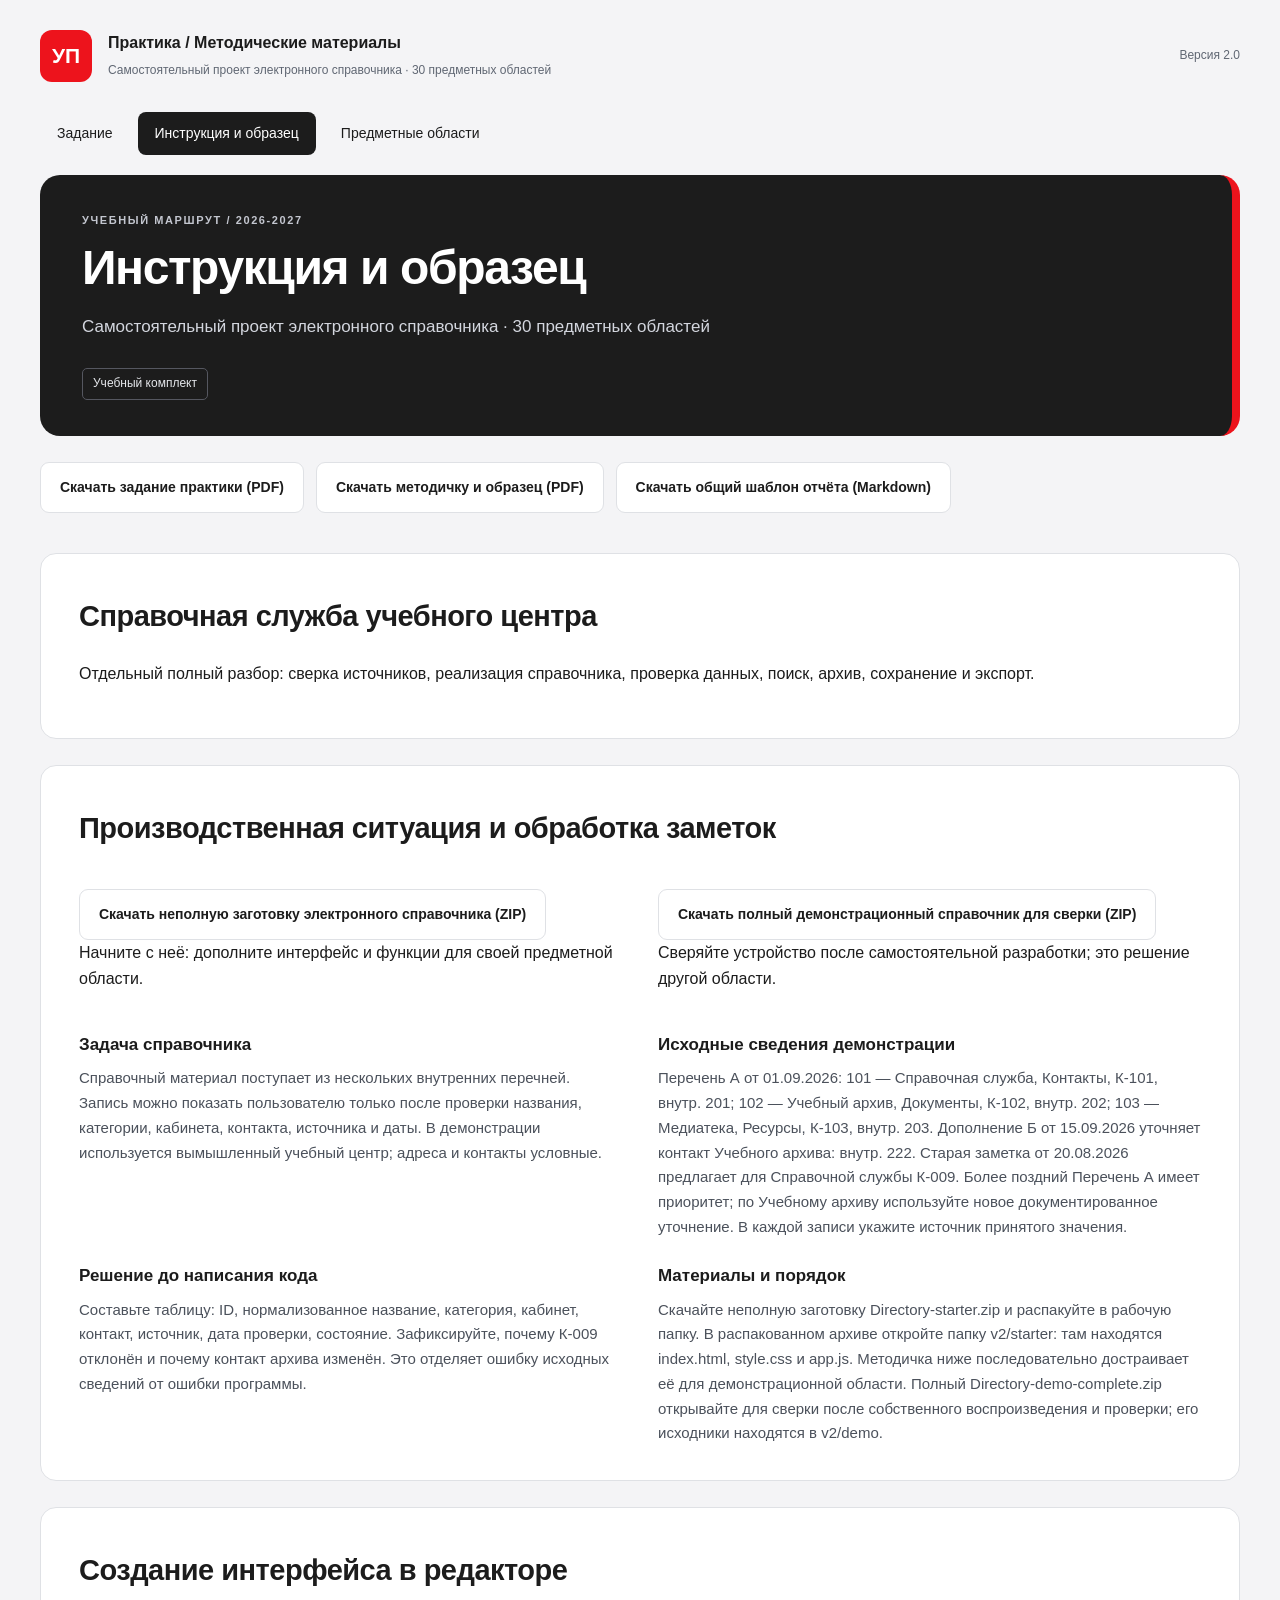
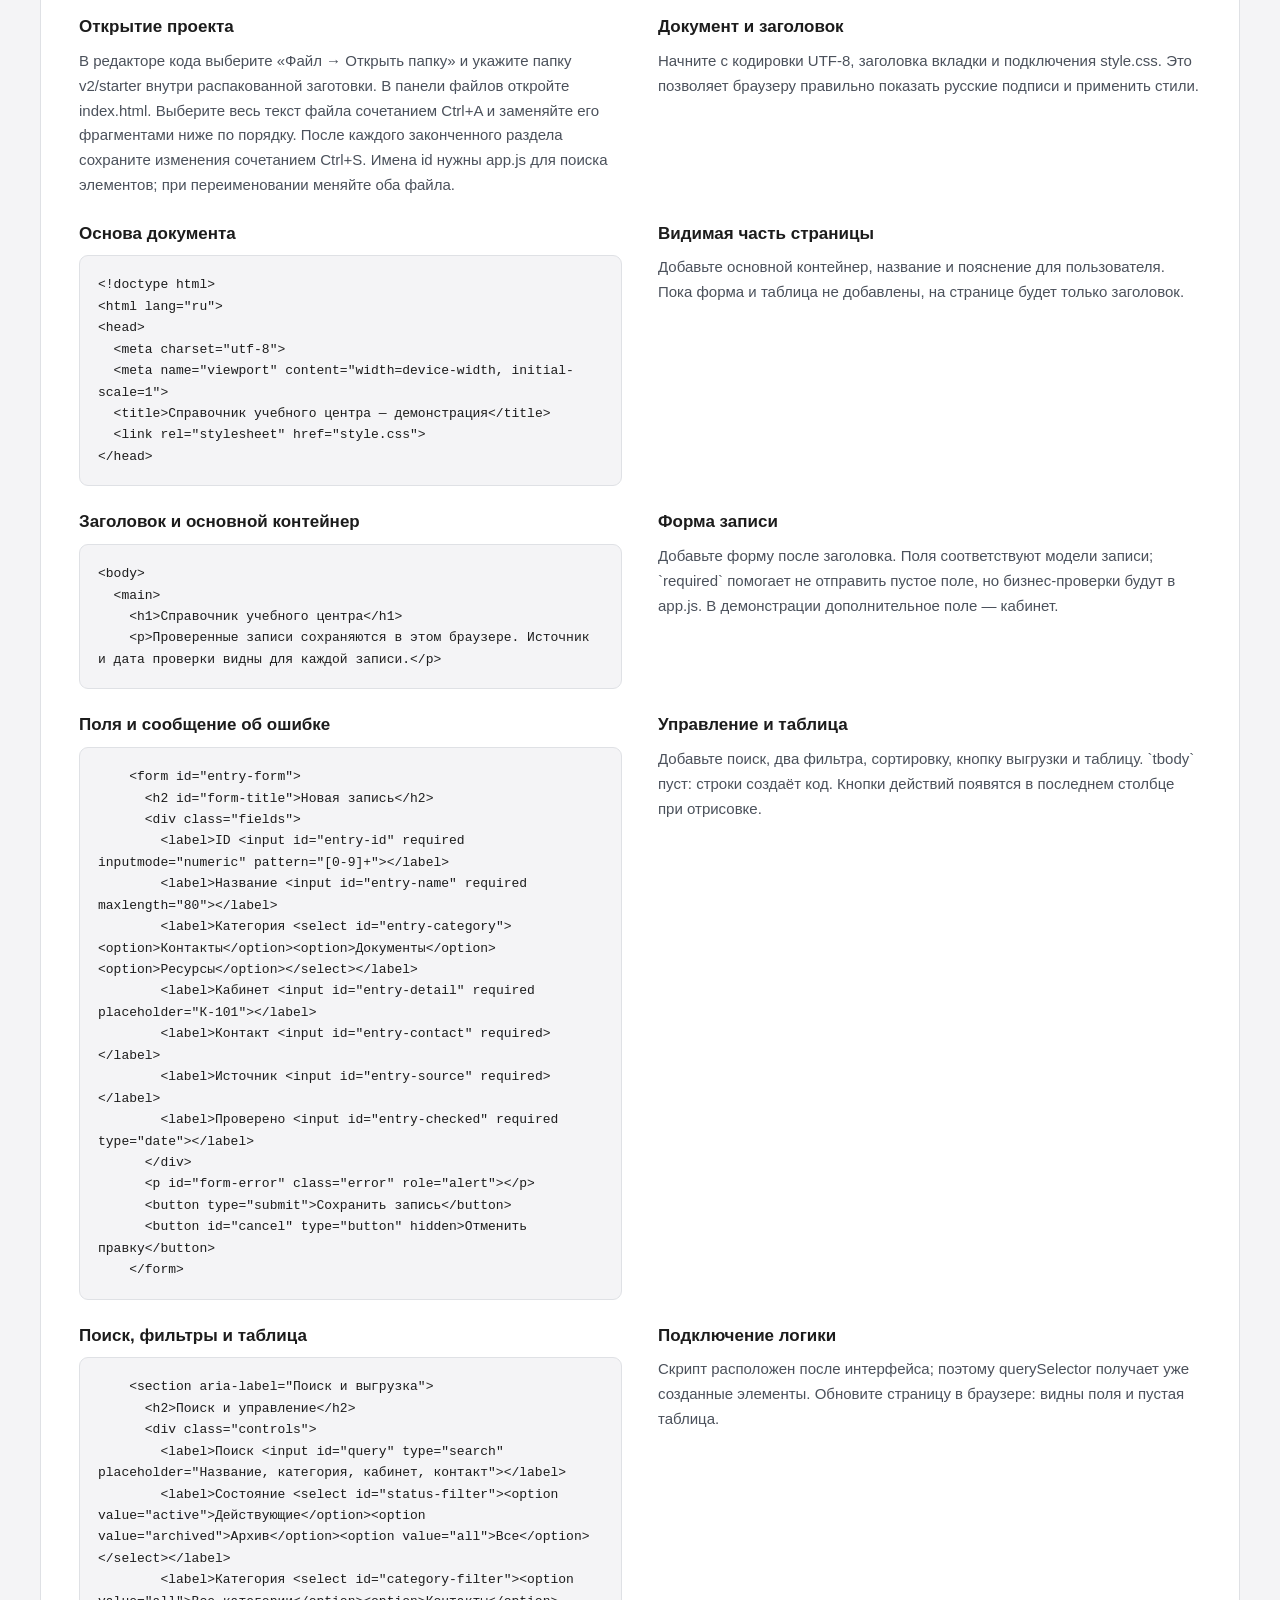
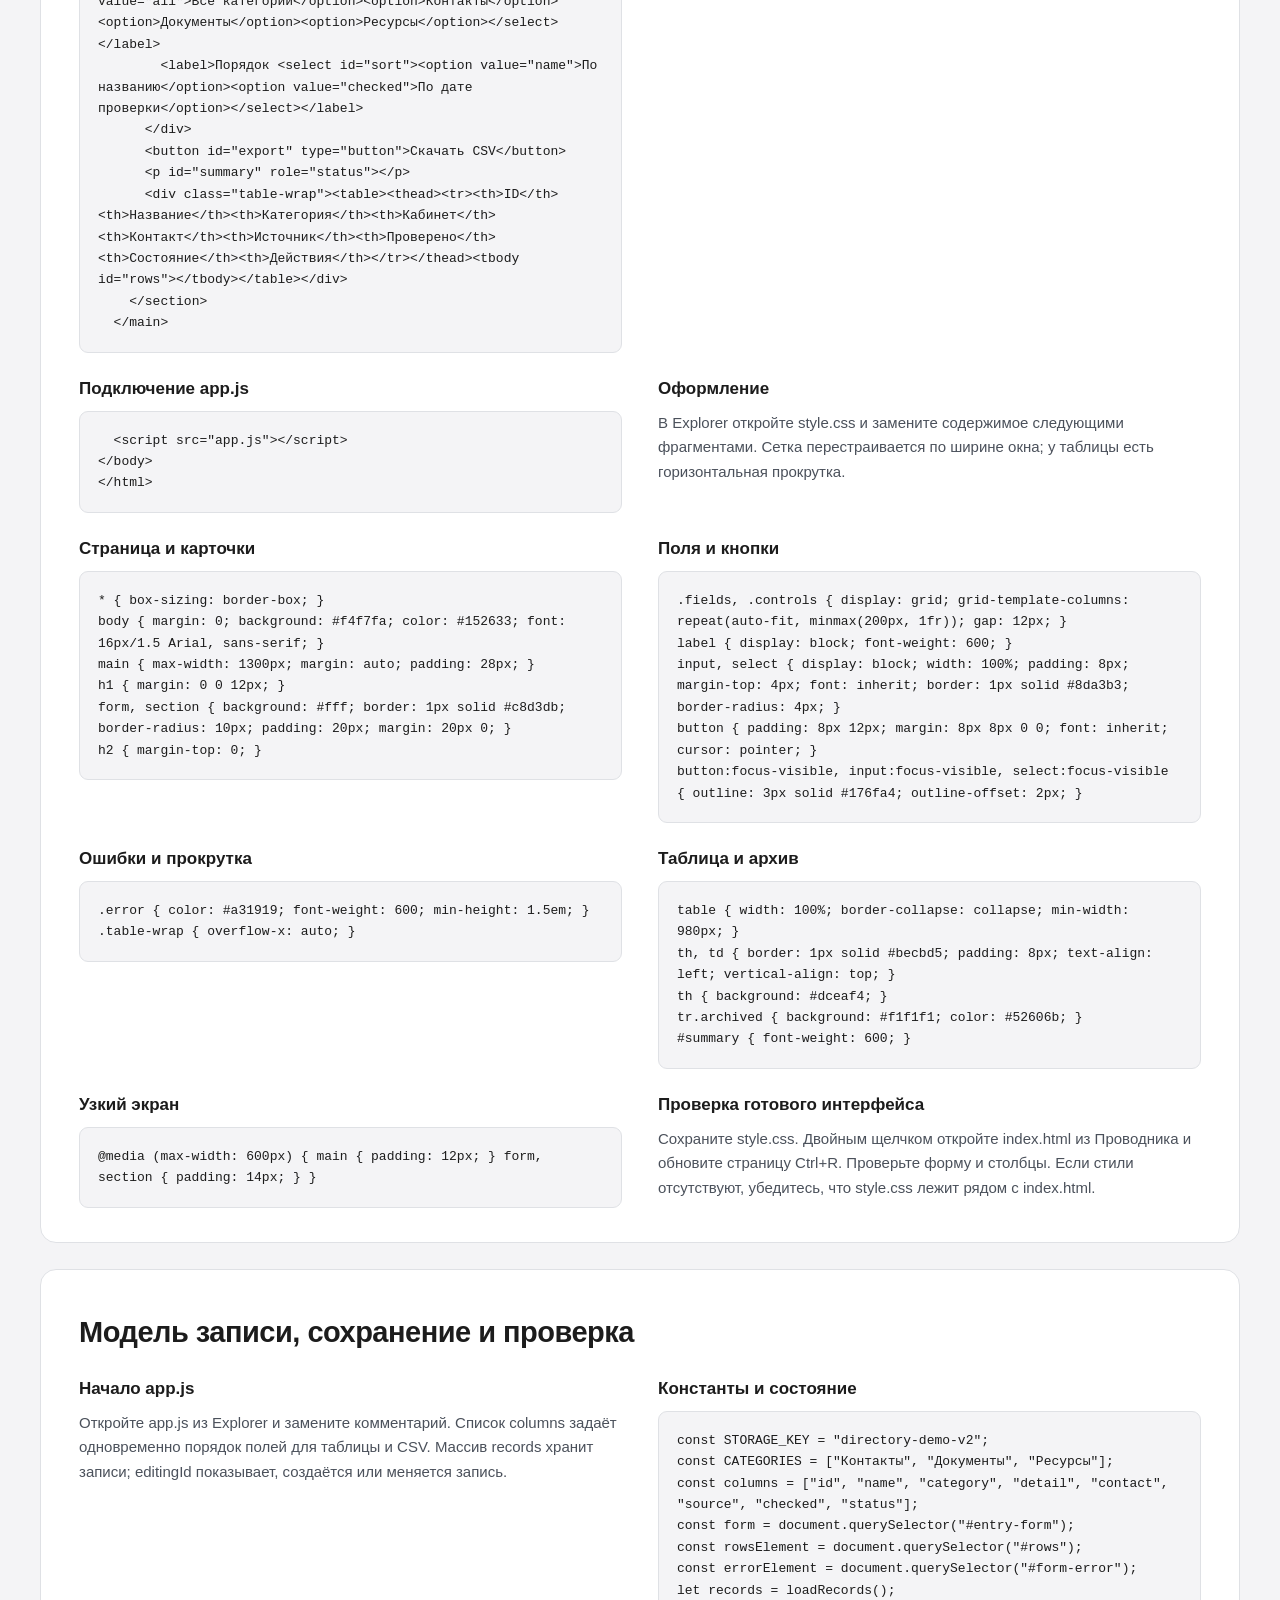
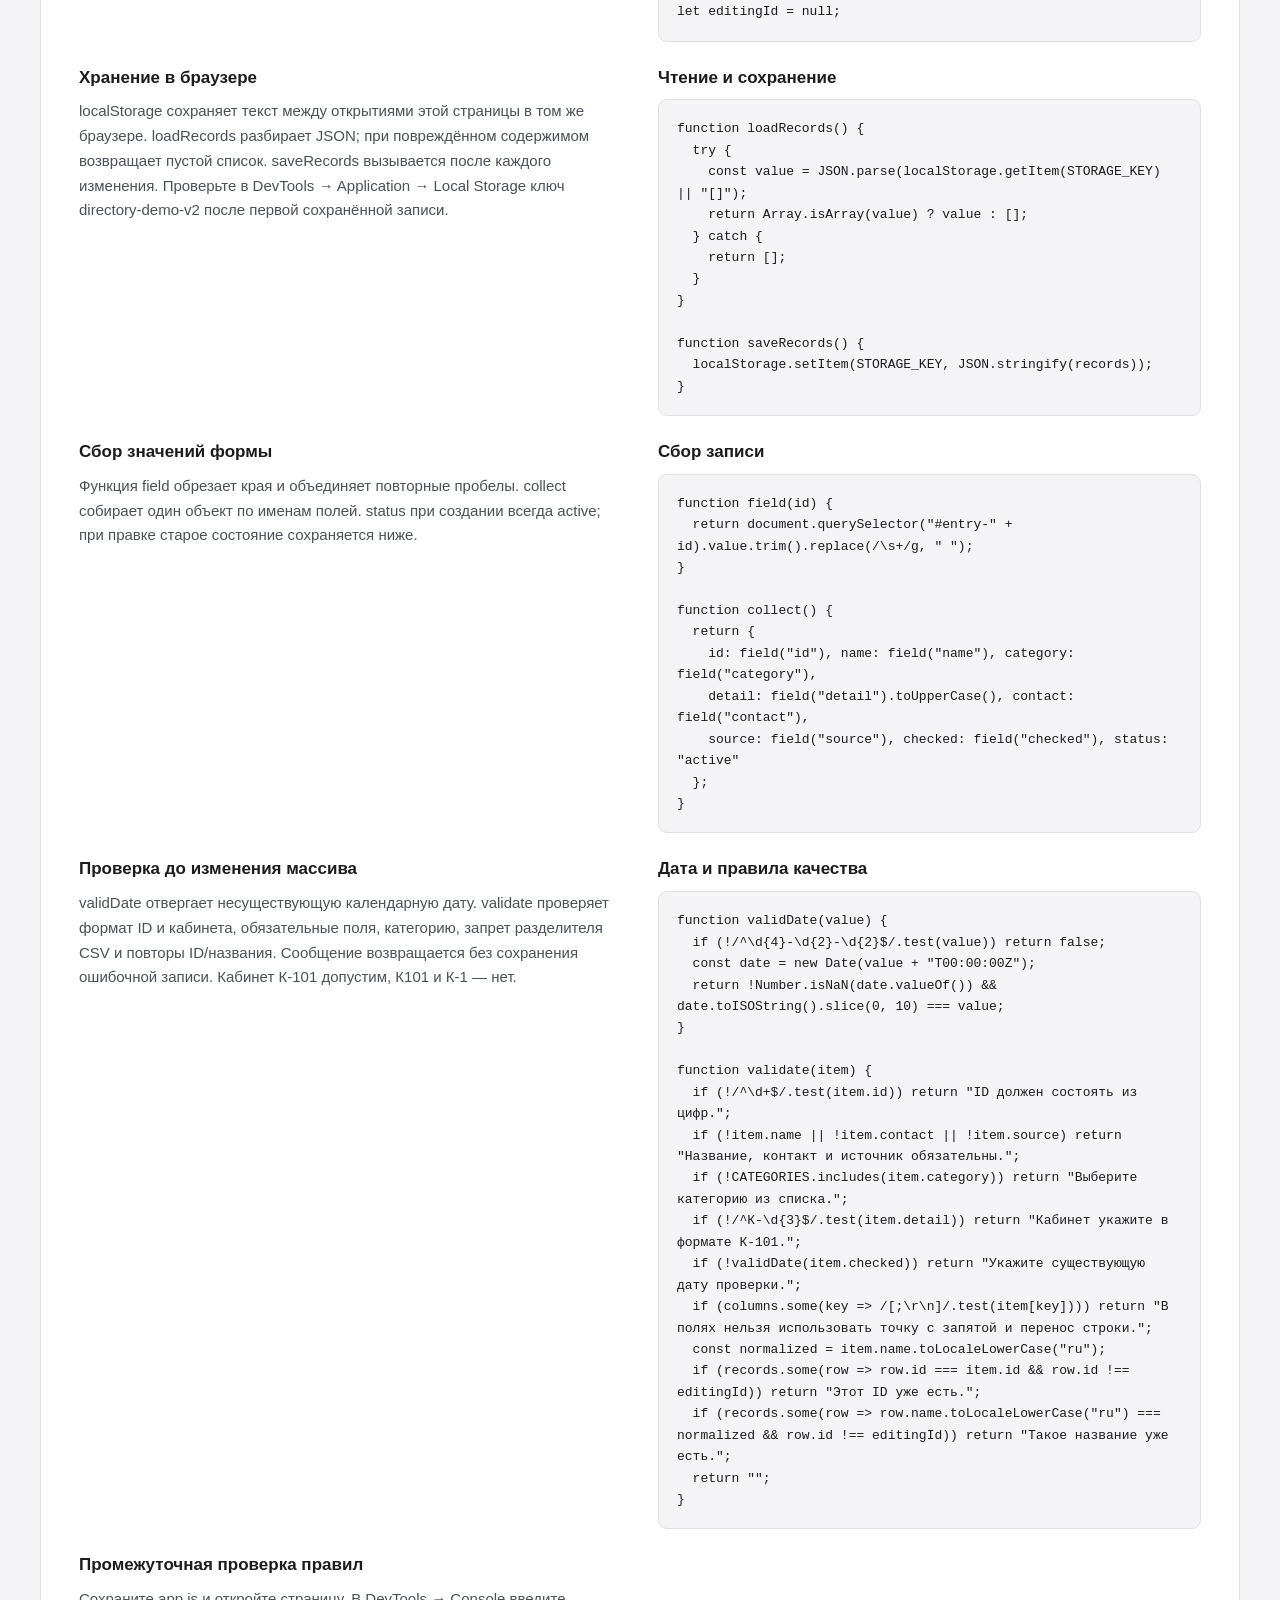
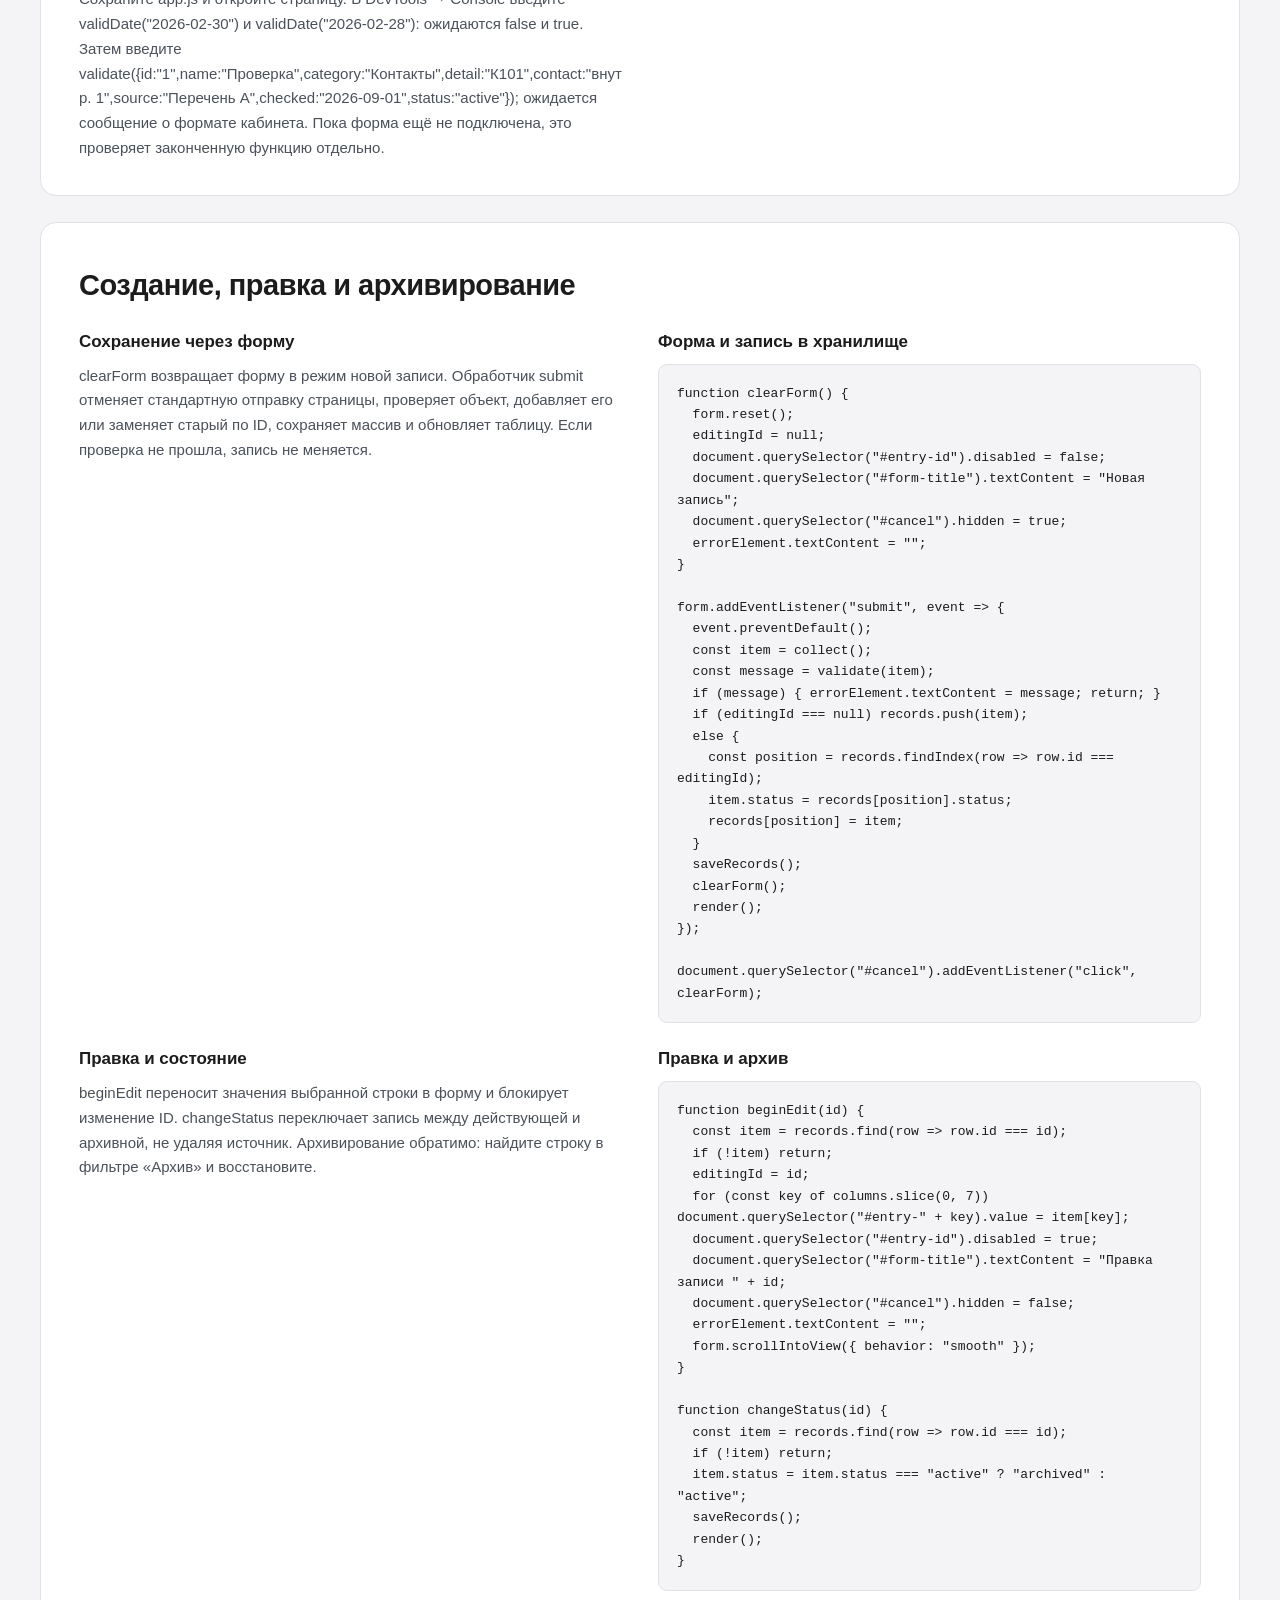
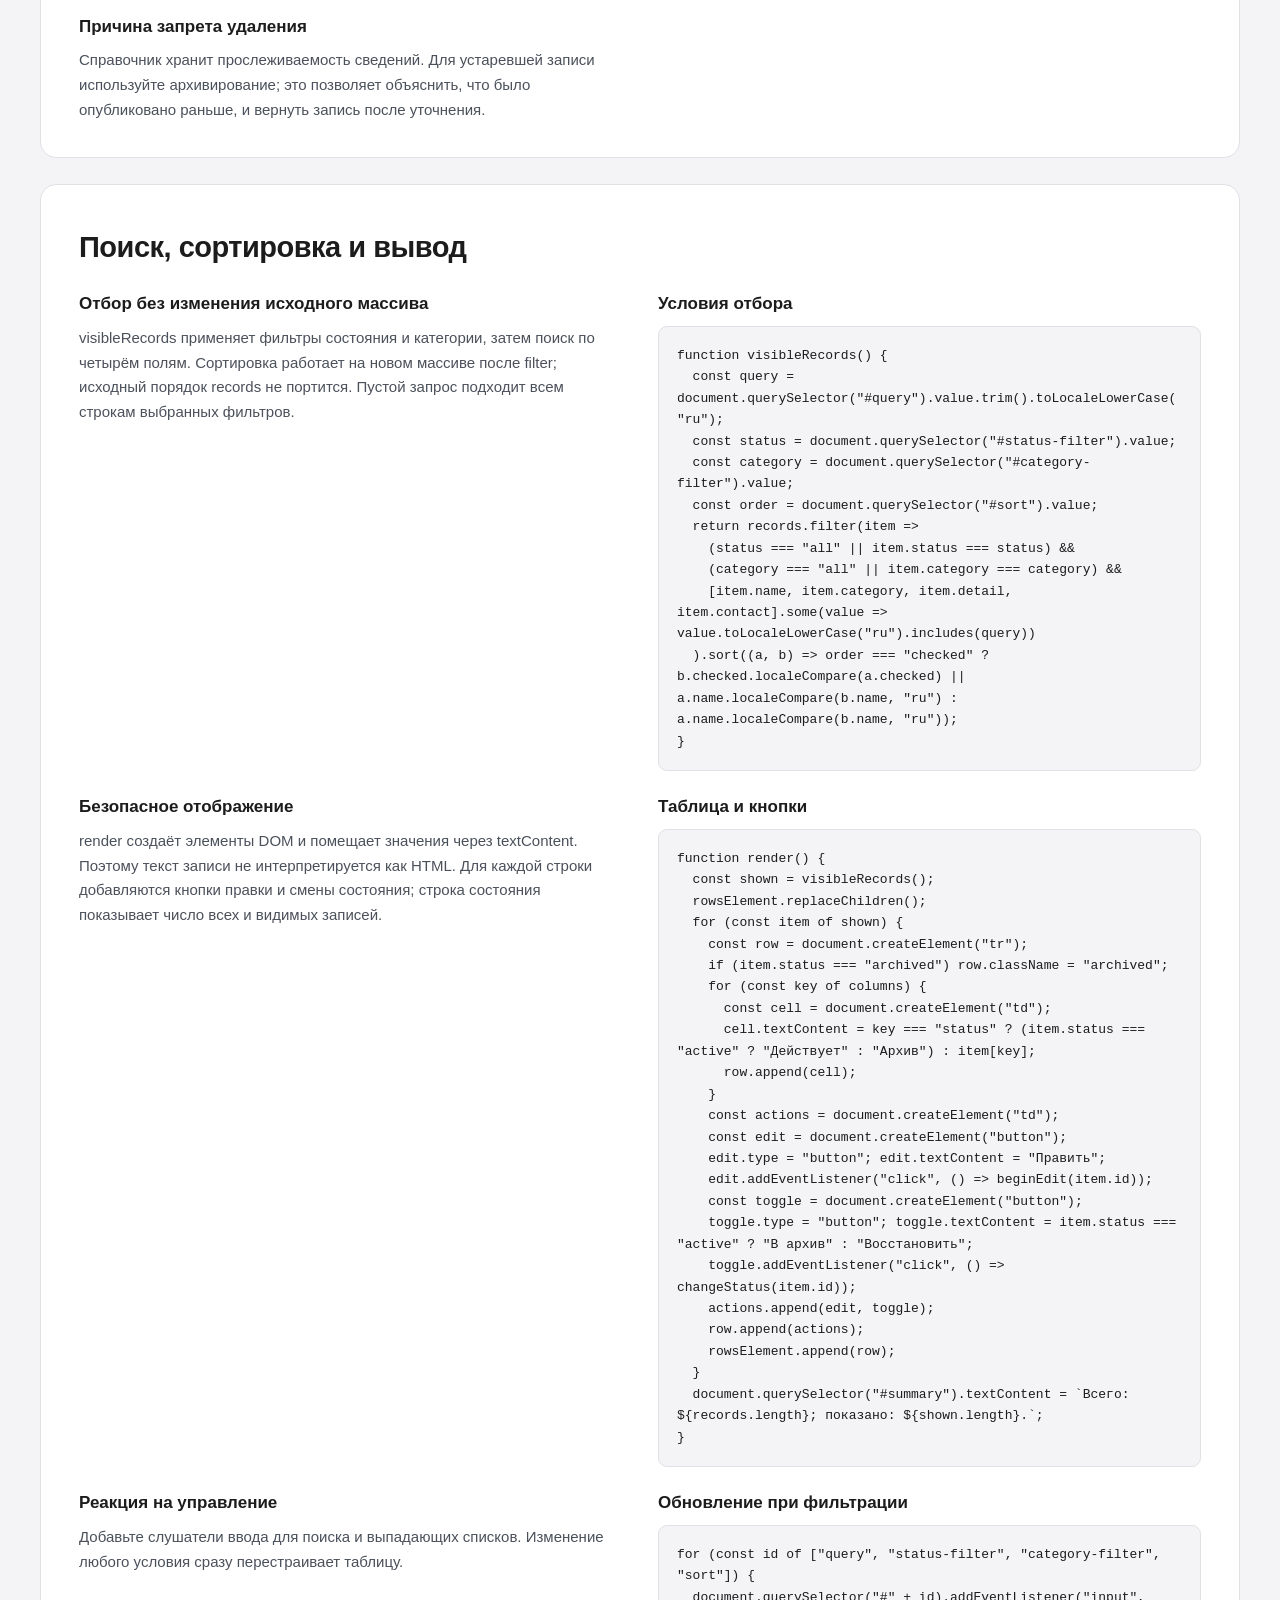
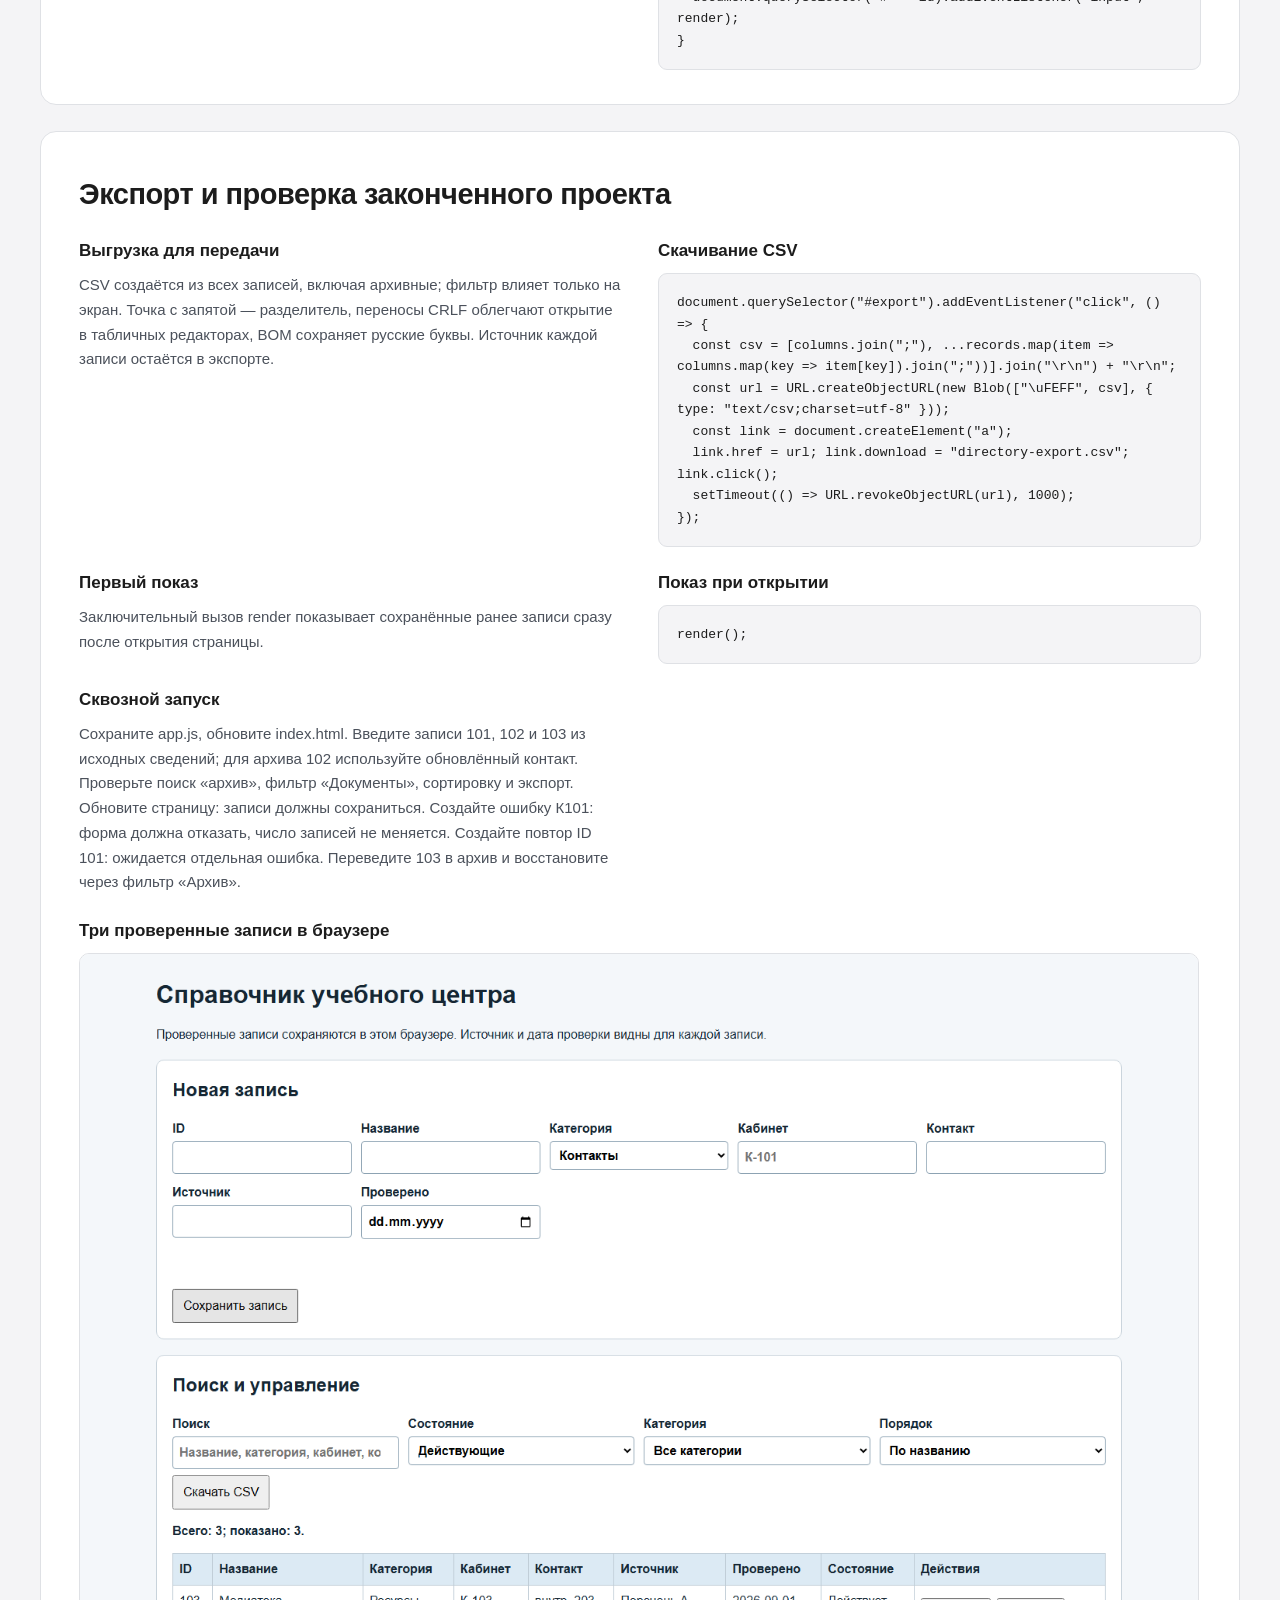
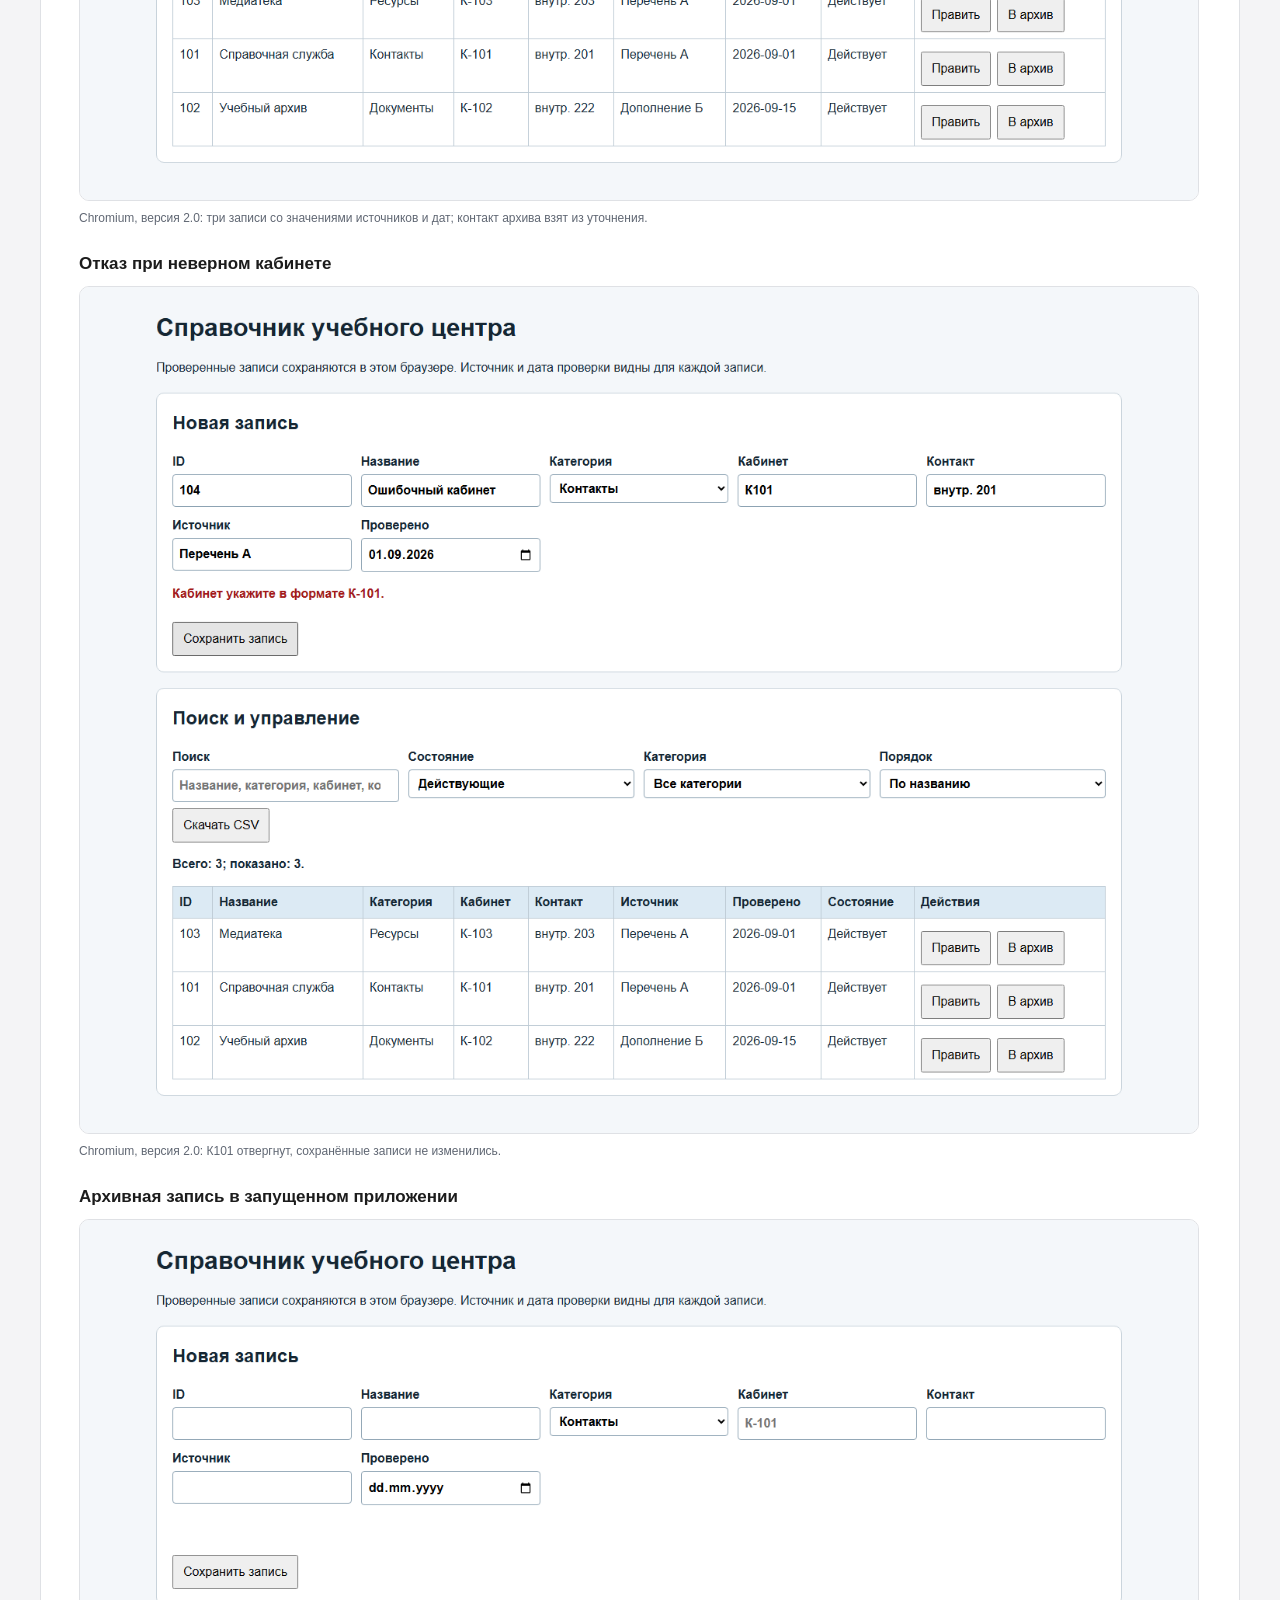
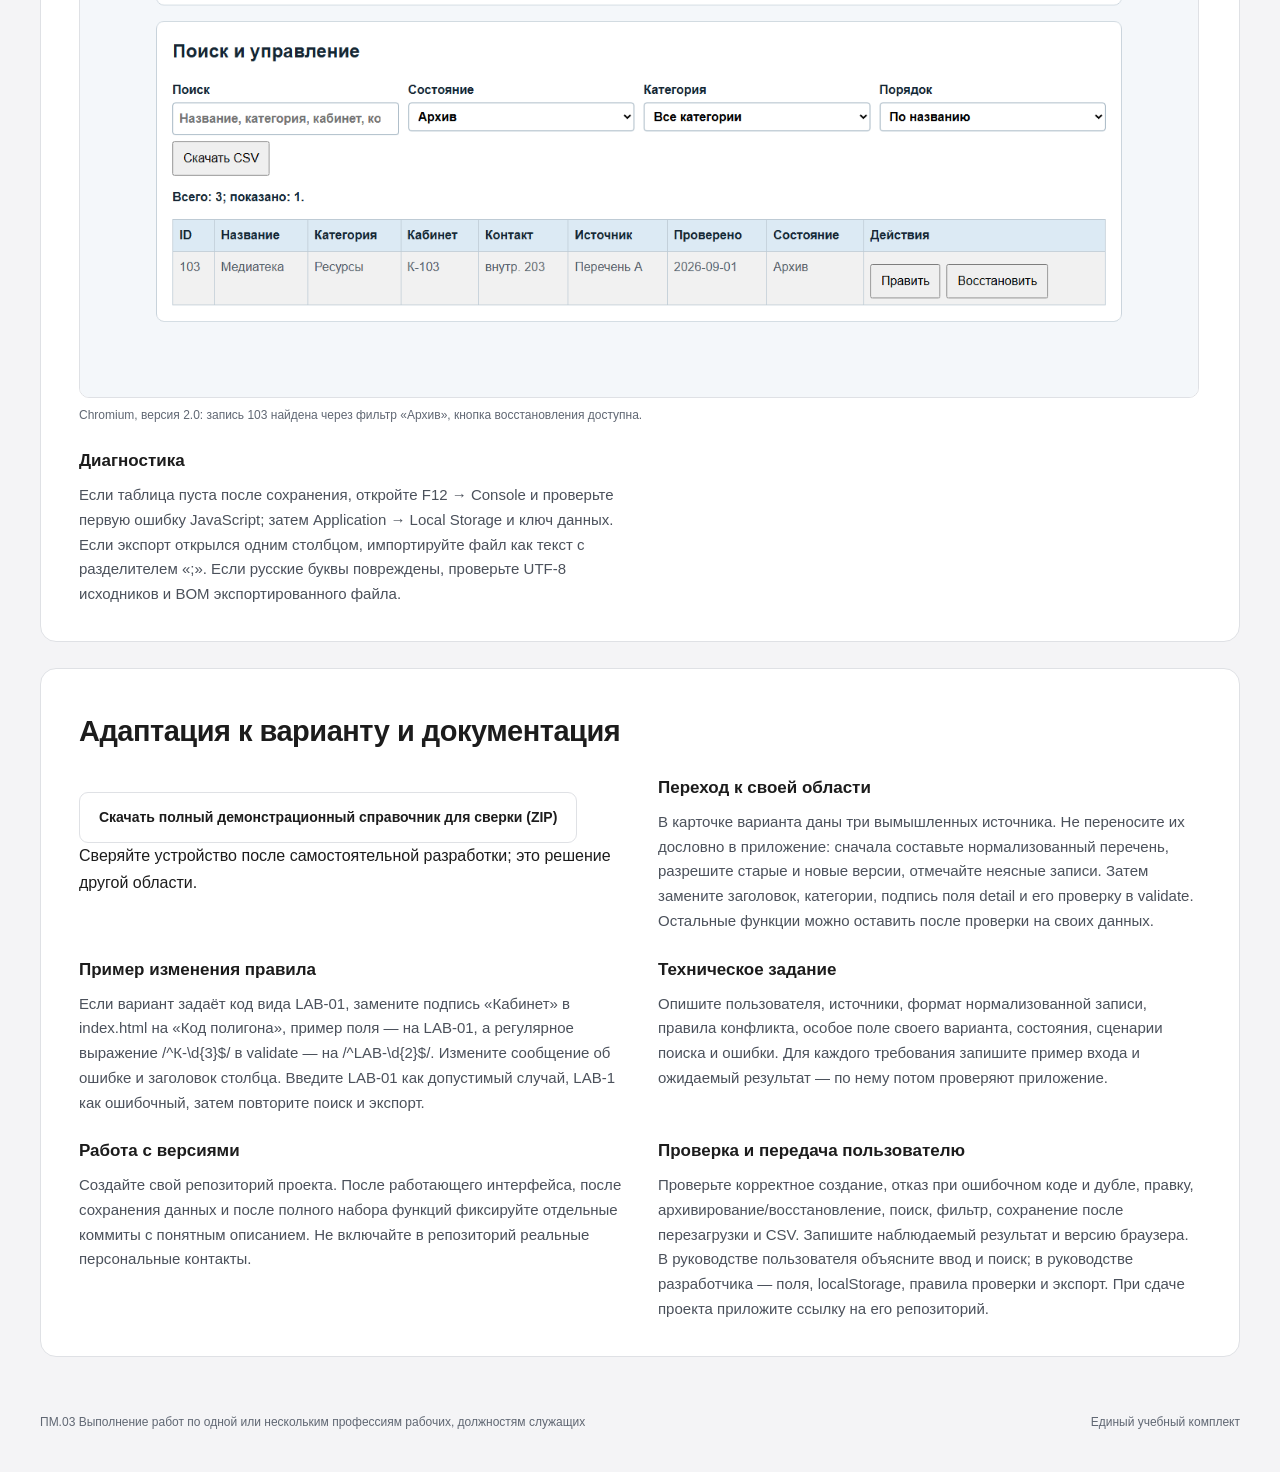
<file: site/lessons.html>
<!doctype html><html lang="ru"><head><meta charset="utf-8"><meta name="viewport" content="width=device-width,initial-scale=1"><title>Инструкция и образец</title><link rel="icon" href="assets/favicon.svg"><link rel="stylesheet" href="assets/style.css"></head><body><a class="skip" href="#main">Перейти к содержанию</a><header class="shell top"><a class="brand" href="index.html"><span class="emblem">УП</span><span><strong>Практика / Методические материалы</strong><small>Самостоятельный проект электронного справочника · 30 предметных областей</small></span></a><span class="version">Версия 2.0</span></header><div class="shell"><nav><a href="index.html" >Задание</a><a href="lessons.html" aria-current=page>Инструкция и образец</a><a href="areas.html" >Предметные области</a></nav><main id="main"><section class="hero"><p class="eyebrow">Учебный маршрут / 2026-2027</p><h1>Инструкция и образец</h1><p>Самостоятельный проект электронного справочника · 30 предметных областей</p><span class="badge">Учебный комплект</span></section><div class="downloads"><a class="button" href="downloads/assignment.pdf">Скачать задание практики (PDF)</a><a class="button" href="downloads/guide.pdf">Скачать методичку и образец (PDF)</a><a class="button" href="downloads/report-template.md">Скачать общий шаблон отчёта (Markdown)</a></div><article class="lesson"><h2>Справочная служба учебного центра</h2><p>Отдельный полный разбор: сверка источников, реализация справочника, проверка данных, поиск, архив, сохранение и экспорт.</p></article><article class="lesson" id="page-1"><p class="eyebrow"></p><h2>Производственная ситуация и обработка заметок</h2><div class="blocks"><p class="block"><a class="button" href="downloads/Directory-starter.zip">Скачать неполную заготовку электронного справочника (ZIP)</a><br>Начните с неё: дополните интерфейс и функции для своей предметной области.</p><p class="block"><a class="button" href="downloads/Directory-demo-complete.zip">Скачать полный демонстрационный справочник для сверки (ZIP)</a><br>Сверяйте устройство после самостоятельной разработки; это решение другой области.</p><section class="block text"><h3>Задача справочника</h3><p>Справочный материал поступает из нескольких внутренних перечней. Запись можно показать пользователю только после проверки названия, категории, кабинета, контакта, источника и даты. В демонстрации используется вымышленный учебный центр; адреса и контакты условные.</p></section><section class="block text"><h3>Исходные сведения демонстрации</h3><p>Перечень А от 01.09.2026: 101 — Справочная служба, Контакты, К-101, внутр. 201; 102 — Учебный архив, Документы, К-102, внутр. 202; 103 — Медиатека, Ресурсы, К-103, внутр. 203. Дополнение Б от 15.09.2026 уточняет контакт Учебного архива: внутр. 222. Старая заметка от 20.08.2026 предлагает для Справочной службы К-009. Более поздний Перечень А имеет приоритет; по Учебному архиву используйте новое документированное уточнение. В каждой записи укажите источник принятого значения.</p></section><section class="block text"><h3>Решение до написания кода</h3><p>Составьте таблицу: ID, нормализованное название, категория, кабинет, контакт, источник, дата проверки, состояние. Зафиксируйте, почему К-009 отклонён и почему контакт архива изменён. Это отделяет ошибку исходных сведений от ошибки программы.</p></section><section class="block text"><h3>Материалы и порядок</h3><p>Скачайте неполную заготовку Directory-starter.zip и распакуйте в рабочую папку. В распакованном архиве откройте папку v2/starter: там находятся index.html, style.css и app.js. Методичка ниже последовательно достраивает её для демонстрационной области. Полный Directory-demo-complete.zip открывайте для сверки после собственного воспроизведения и проверки; его исходники находятся в v2/demo.</p></section></div></article><article class="lesson" id="page-2"><p class="eyebrow"></p><h2>Создание интерфейса в редакторе</h2><div class="blocks"><section class="block text"><h3>Открытие проекта</h3><p>В редакторе кода выберите «Файл → Открыть папку» и укажите папку v2/starter внутри распакованной заготовки. В панели файлов откройте index.html. Выберите весь текст файла сочетанием Ctrl+A и заменяйте его фрагментами ниже по порядку. После каждого законченного раздела сохраните изменения сочетанием Ctrl+S. Имена id нужны app.js для поиска элементов; при переименовании меняйте оба файла.</p></section><section class="block text"><h3>Документ и заголовок</h3><p>Начните с кодировки UTF-8, заголовка вкладки и подключения style.css. Это позволяет браузеру правильно показать русские подписи и применить стили.</p></section><section class="block code"><h3>Основа документа</h3><pre>&lt;!doctype html&gt;
&lt;html lang=&quot;ru&quot;&gt;
&lt;head&gt;
  &lt;meta charset=&quot;utf-8&quot;&gt;
  &lt;meta name=&quot;viewport&quot; content=&quot;width=device-width, initial-scale=1&quot;&gt;
  &lt;title&gt;Справочник учебного центра — демонстрация&lt;/title&gt;
  &lt;link rel=&quot;stylesheet&quot; href=&quot;style.css&quot;&gt;
&lt;/head&gt;</pre></section><section class="block text"><h3>Видимая часть страницы</h3><p>Добавьте основной контейнер, название и пояснение для пользователя. Пока форма и таблица не добавлены, на странице будет только заголовок.</p></section><section class="block code"><h3>Заголовок и основной контейнер</h3><pre>&lt;body&gt;
  &lt;main&gt;
    &lt;h1&gt;Справочник учебного центра&lt;/h1&gt;
    &lt;p&gt;Проверенные записи сохраняются в этом браузере. Источник и дата проверки видны для каждой записи.&lt;/p&gt;</pre></section><section class="block text"><h3>Форма записи</h3><p>Добавьте форму после заголовка. Поля соответствуют модели записи; `required` помогает не отправить пустое поле, но бизнес-проверки будут в app.js. В демонстрации дополнительное поле — кабинет.</p></section><section class="block code"><h3>Поля и сообщение об ошибке</h3><pre>    &lt;form id=&quot;entry-form&quot;&gt;
      &lt;h2 id=&quot;form-title&quot;&gt;Новая запись&lt;/h2&gt;
      &lt;div class=&quot;fields&quot;&gt;
        &lt;label&gt;ID &lt;input id=&quot;entry-id&quot; required inputmode=&quot;numeric&quot; pattern=&quot;[0-9]+&quot;&gt;&lt;/label&gt;
        &lt;label&gt;Название &lt;input id=&quot;entry-name&quot; required maxlength=&quot;80&quot;&gt;&lt;/label&gt;
        &lt;label&gt;Категория &lt;select id=&quot;entry-category&quot;&gt;&lt;option&gt;Контакты&lt;/option&gt;&lt;option&gt;Документы&lt;/option&gt;&lt;option&gt;Ресурсы&lt;/option&gt;&lt;/select&gt;&lt;/label&gt;
        &lt;label&gt;Кабинет &lt;input id=&quot;entry-detail&quot; required placeholder=&quot;К-101&quot;&gt;&lt;/label&gt;
        &lt;label&gt;Контакт &lt;input id=&quot;entry-contact&quot; required&gt;&lt;/label&gt;
        &lt;label&gt;Источник &lt;input id=&quot;entry-source&quot; required&gt;&lt;/label&gt;
        &lt;label&gt;Проверено &lt;input id=&quot;entry-checked&quot; required type=&quot;date&quot;&gt;&lt;/label&gt;
      &lt;/div&gt;
      &lt;p id=&quot;form-error&quot; class=&quot;error&quot; role=&quot;alert&quot;&gt;&lt;/p&gt;
      &lt;button type=&quot;submit&quot;&gt;Сохранить запись&lt;/button&gt;
      &lt;button id=&quot;cancel&quot; type=&quot;button&quot; hidden&gt;Отменить правку&lt;/button&gt;
    &lt;/form&gt;</pre></section><section class="block text"><h3>Управление и таблица</h3><p>Добавьте поиск, два фильтра, сортировку, кнопку выгрузки и таблицу. `tbody` пуст: строки создаёт код. Кнопки действий появятся в последнем столбце при отрисовке.</p></section><section class="block code"><h3>Поиск, фильтры и таблица</h3><pre>    &lt;section aria-label=&quot;Поиск и выгрузка&quot;&gt;
      &lt;h2&gt;Поиск и управление&lt;/h2&gt;
      &lt;div class=&quot;controls&quot;&gt;
        &lt;label&gt;Поиск &lt;input id=&quot;query&quot; type=&quot;search&quot; placeholder=&quot;Название, категория, кабинет, контакт&quot;&gt;&lt;/label&gt;
        &lt;label&gt;Состояние &lt;select id=&quot;status-filter&quot;&gt;&lt;option value=&quot;active&quot;&gt;Действующие&lt;/option&gt;&lt;option value=&quot;archived&quot;&gt;Архив&lt;/option&gt;&lt;option value=&quot;all&quot;&gt;Все&lt;/option&gt;&lt;/select&gt;&lt;/label&gt;
        &lt;label&gt;Категория &lt;select id=&quot;category-filter&quot;&gt;&lt;option value=&quot;all&quot;&gt;Все категории&lt;/option&gt;&lt;option&gt;Контакты&lt;/option&gt;&lt;option&gt;Документы&lt;/option&gt;&lt;option&gt;Ресурсы&lt;/option&gt;&lt;/select&gt;&lt;/label&gt;
        &lt;label&gt;Порядок &lt;select id=&quot;sort&quot;&gt;&lt;option value=&quot;name&quot;&gt;По названию&lt;/option&gt;&lt;option value=&quot;checked&quot;&gt;По дате проверки&lt;/option&gt;&lt;/select&gt;&lt;/label&gt;
      &lt;/div&gt;
      &lt;button id=&quot;export&quot; type=&quot;button&quot;&gt;Скачать CSV&lt;/button&gt;
      &lt;p id=&quot;summary&quot; role=&quot;status&quot;&gt;&lt;/p&gt;
      &lt;div class=&quot;table-wrap&quot;&gt;&lt;table&gt;&lt;thead&gt;&lt;tr&gt;&lt;th&gt;ID&lt;/th&gt;&lt;th&gt;Название&lt;/th&gt;&lt;th&gt;Категория&lt;/th&gt;&lt;th&gt;Кабинет&lt;/th&gt;&lt;th&gt;Контакт&lt;/th&gt;&lt;th&gt;Источник&lt;/th&gt;&lt;th&gt;Проверено&lt;/th&gt;&lt;th&gt;Состояние&lt;/th&gt;&lt;th&gt;Действия&lt;/th&gt;&lt;/tr&gt;&lt;/thead&gt;&lt;tbody id=&quot;rows&quot;&gt;&lt;/tbody&gt;&lt;/table&gt;&lt;/div&gt;
    &lt;/section&gt;
  &lt;/main&gt;</pre></section><section class="block text"><h3>Подключение логики</h3><p>Скрипт расположен после интерфейса; поэтому querySelector получает уже созданные элементы. Обновите страницу в браузере: видны поля и пустая таблица.</p></section><section class="block code"><h3>Подключение app.js</h3><pre>  &lt;script src=&quot;app.js&quot;&gt;&lt;/script&gt;
&lt;/body&gt;
&lt;/html&gt;</pre></section><section class="block text"><h3>Оформление</h3><p>В Explorer откройте style.css и замените содержимое следующими фрагментами. Сетка перестраивается по ширине окна; у таблицы есть горизонтальная прокрутка.</p></section><section class="block code"><h3>Страница и карточки</h3><pre>* { box-sizing: border-box; }
body { margin: 0; background: #f4f7fa; color: #152633; font: 16px/1.5 Arial, sans-serif; }
main { max-width: 1300px; margin: auto; padding: 28px; }
h1 { margin: 0 0 12px; }
form, section { background: #fff; border: 1px solid #c8d3db; border-radius: 10px; padding: 20px; margin: 20px 0; }
h2 { margin-top: 0; }</pre></section><section class="block code"><h3>Поля и кнопки</h3><pre>.fields, .controls { display: grid; grid-template-columns: repeat(auto-fit, minmax(200px, 1fr)); gap: 12px; }
label { display: block; font-weight: 600; }
input, select { display: block; width: 100%; padding: 8px; margin-top: 4px; font: inherit; border: 1px solid #8da3b3; border-radius: 4px; }
button { padding: 8px 12px; margin: 8px 8px 0 0; font: inherit; cursor: pointer; }
button:focus-visible, input:focus-visible, select:focus-visible { outline: 3px solid #176fa4; outline-offset: 2px; }</pre></section><section class="block code"><h3>Ошибки и прокрутка</h3><pre>.error { color: #a31919; font-weight: 600; min-height: 1.5em; }
.table-wrap { overflow-x: auto; }</pre></section><section class="block code"><h3>Таблица и архив</h3><pre>table { width: 100%; border-collapse: collapse; min-width: 980px; }
th, td { border: 1px solid #becbd5; padding: 8px; text-align: left; vertical-align: top; }
th { background: #dceaf4; }
tr.archived { background: #f1f1f1; color: #52606b; }
#summary { font-weight: 600; }</pre></section><section class="block code"><h3>Узкий экран</h3><pre>@media (max-width: 600px) { main { padding: 12px; } form, section { padding: 14px; } }</pre></section><section class="block text"><h3>Проверка готового интерфейса</h3><p>Сохраните style.css. Двойным щелчком откройте index.html из Проводника и обновите страницу Ctrl+R. Проверьте форму и столбцы. Если стили отсутствуют, убедитесь, что style.css лежит рядом с index.html.</p></section></div></article><article class="lesson" id="page-3"><p class="eyebrow"></p><h2>Модель записи, сохранение и проверка</h2><div class="blocks"><section class="block text"><h3>Начало app.js</h3><p>Откройте app.js из Explorer и замените комментарий. Список columns задаёт одновременно порядок полей для таблицы и CSV. Массив records хранит записи; editingId показывает, создаётся или меняется запись.</p></section><section class="block code"><h3>Константы и состояние</h3><pre>const STORAGE_KEY = &quot;directory-demo-v2&quot;;
const CATEGORIES = [&quot;Контакты&quot;, &quot;Документы&quot;, &quot;Ресурсы&quot;];
const columns = [&quot;id&quot;, &quot;name&quot;, &quot;category&quot;, &quot;detail&quot;, &quot;contact&quot;, &quot;source&quot;, &quot;checked&quot;, &quot;status&quot;];
const form = document.querySelector(&quot;#entry-form&quot;);
const rowsElement = document.querySelector(&quot;#rows&quot;);
const errorElement = document.querySelector(&quot;#form-error&quot;);
let records = loadRecords();
let editingId = null;
</pre></section><section class="block text"><h3>Хранение в браузере</h3><p>localStorage сохраняет текст между открытиями этой страницы в том же браузере. loadRecords разбирает JSON; при повреждённом содержимом возвращает пустой список. saveRecords вызывается после каждого изменения. Проверьте в DevTools → Application → Local Storage ключ directory-demo-v2 после первой сохранённой записи.</p></section><section class="block code"><h3>Чтение и сохранение</h3><pre>function loadRecords() {
  try {
    const value = JSON.parse(localStorage.getItem(STORAGE_KEY) || &quot;[]&quot;);
    return Array.isArray(value) ? value : [];
  } catch {
    return [];
  }
}

function saveRecords() {
  localStorage.setItem(STORAGE_KEY, JSON.stringify(records));
}
</pre></section><section class="block text"><h3>Сбор значений формы</h3><p>Функция field обрезает края и объединяет повторные пробелы. collect собирает один объект по именам полей. status при создании всегда active; при правке старое состояние сохраняется ниже.</p></section><section class="block code"><h3>Сбор записи</h3><pre>function field(id) {
  return document.querySelector(&quot;#entry-&quot; + id).value.trim().replace(/\s+/g, &quot; &quot;);
}

function collect() {
  return {
    id: field(&quot;id&quot;), name: field(&quot;name&quot;), category: field(&quot;category&quot;),
    detail: field(&quot;detail&quot;).toUpperCase(), contact: field(&quot;contact&quot;),
    source: field(&quot;source&quot;), checked: field(&quot;checked&quot;), status: &quot;active&quot;
  };
}
</pre></section><section class="block text"><h3>Проверка до изменения массива</h3><p>validDate отвергает несуществующую календарную дату. validate проверяет формат ID и кабинета, обязательные поля, категорию, запрет разделителя CSV и повторы ID/названия. Сообщение возвращается без сохранения ошибочной записи. Кабинет К-101 допустим, К101 и К-1 — нет.</p></section><section class="block code"><h3>Дата и правила качества</h3><pre>function validDate(value) {
  if (!/^\d{4}-\d{2}-\d{2}$/.test(value)) return false;
  const date = new Date(value + &quot;T00:00:00Z&quot;);
  return !Number.isNaN(date.valueOf()) &amp;&amp; date.toISOString().slice(0, 10) === value;
}

function validate(item) {
  if (!/^\d+$/.test(item.id)) return &quot;ID должен состоять из цифр.&quot;;
  if (!item.name || !item.contact || !item.source) return &quot;Название, контакт и источник обязательны.&quot;;
  if (!CATEGORIES.includes(item.category)) return &quot;Выберите категорию из списка.&quot;;
  if (!/^К-\d{3}$/.test(item.detail)) return &quot;Кабинет укажите в формате К-101.&quot;;
  if (!validDate(item.checked)) return &quot;Укажите существующую дату проверки.&quot;;
  if (columns.some(key =&gt; /[;\r\n]/.test(item[key]))) return &quot;В полях нельзя использовать точку с запятой и перенос строки.&quot;;
  const normalized = item.name.toLocaleLowerCase(&quot;ru&quot;);
  if (records.some(row =&gt; row.id === item.id &amp;&amp; row.id !== editingId)) return &quot;Этот ID уже есть.&quot;;
  if (records.some(row =&gt; row.name.toLocaleLowerCase(&quot;ru&quot;) === normalized &amp;&amp; row.id !== editingId)) return &quot;Такое название уже есть.&quot;;
  return &quot;&quot;;
}
</pre></section><section class="block text"><h3>Промежуточная проверка правил</h3><p>Сохраните app.js и откройте страницу. В DevTools → Console введите validDate(&quot;2026-02-30&quot;) и validDate(&quot;2026-02-28&quot;): ожидаются false и true. Затем введите validate({id:&quot;1&quot;,name:&quot;Проверка&quot;,category:&quot;Контакты&quot;,detail:&quot;К101&quot;,contact:&quot;внутр. 1&quot;,source:&quot;Перечень А&quot;,checked:&quot;2026-09-01&quot;,status:&quot;active&quot;}); ожидается сообщение о формате кабинета. Пока форма ещё не подключена, это проверяет законченную функцию отдельно.</p></section></div></article><article class="lesson" id="page-4"><p class="eyebrow"></p><h2>Создание, правка и архивирование</h2><div class="blocks"><section class="block text"><h3>Сохранение через форму</h3><p>clearForm возвращает форму в режим новой записи. Обработчик submit отменяет стандартную отправку страницы, проверяет объект, добавляет его или заменяет старый по ID, сохраняет массив и обновляет таблицу. Если проверка не прошла, запись не меняется.</p></section><section class="block code"><h3>Форма и запись в хранилище</h3><pre>function clearForm() {
  form.reset();
  editingId = null;
  document.querySelector(&quot;#entry-id&quot;).disabled = false;
  document.querySelector(&quot;#form-title&quot;).textContent = &quot;Новая запись&quot;;
  document.querySelector(&quot;#cancel&quot;).hidden = true;
  errorElement.textContent = &quot;&quot;;
}

form.addEventListener(&quot;submit&quot;, event =&gt; {
  event.preventDefault();
  const item = collect();
  const message = validate(item);
  if (message) { errorElement.textContent = message; return; }
  if (editingId === null) records.push(item);
  else {
    const position = records.findIndex(row =&gt; row.id === editingId);
    item.status = records[position].status;
    records[position] = item;
  }
  saveRecords();
  clearForm();
  render();
});

document.querySelector(&quot;#cancel&quot;).addEventListener(&quot;click&quot;, clearForm);
</pre></section><section class="block text"><h3>Правка и состояние</h3><p>beginEdit переносит значения выбранной строки в форму и блокирует изменение ID. changeStatus переключает запись между действующей и архивной, не удаляя источник. Архивирование обратимо: найдите строку в фильтре «Архив» и восстановите.</p></section><section class="block code"><h3>Правка и архив</h3><pre>function beginEdit(id) {
  const item = records.find(row =&gt; row.id === id);
  if (!item) return;
  editingId = id;
  for (const key of columns.slice(0, 7)) document.querySelector(&quot;#entry-&quot; + key).value = item[key];
  document.querySelector(&quot;#entry-id&quot;).disabled = true;
  document.querySelector(&quot;#form-title&quot;).textContent = &quot;Правка записи &quot; + id;
  document.querySelector(&quot;#cancel&quot;).hidden = false;
  errorElement.textContent = &quot;&quot;;
  form.scrollIntoView({ behavior: &quot;smooth&quot; });
}

function changeStatus(id) {
  const item = records.find(row =&gt; row.id === id);
  if (!item) return;
  item.status = item.status === &quot;active&quot; ? &quot;archived&quot; : &quot;active&quot;;
  saveRecords();
  render();
}
</pre></section><section class="block text"><h3>Причина запрета удаления</h3><p>Справочник хранит прослеживаемость сведений. Для устаревшей записи используйте архивирование; это позволяет объяснить, что было опубликовано раньше, и вернуть запись после уточнения.</p></section></div></article><article class="lesson" id="page-5"><p class="eyebrow"></p><h2>Поиск, сортировка и вывод</h2><div class="blocks"><section class="block text"><h3>Отбор без изменения исходного массива</h3><p>visibleRecords применяет фильтры состояния и категории, затем поиск по четырём полям. Сортировка работает на новом массиве после filter; исходный порядок records не портится. Пустой запрос подходит всем строкам выбранных фильтров.</p></section><section class="block code"><h3>Условия отбора</h3><pre>function visibleRecords() {
  const query = document.querySelector(&quot;#query&quot;).value.trim().toLocaleLowerCase(&quot;ru&quot;);
  const status = document.querySelector(&quot;#status-filter&quot;).value;
  const category = document.querySelector(&quot;#category-filter&quot;).value;
  const order = document.querySelector(&quot;#sort&quot;).value;
  return records.filter(item =&gt;
    (status === &quot;all&quot; || item.status === status) &amp;&amp;
    (category === &quot;all&quot; || item.category === category) &amp;&amp;
    [item.name, item.category, item.detail, item.contact].some(value =&gt; value.toLocaleLowerCase(&quot;ru&quot;).includes(query))
  ).sort((a, b) =&gt; order === &quot;checked&quot; ? b.checked.localeCompare(a.checked) || a.name.localeCompare(b.name, &quot;ru&quot;) : a.name.localeCompare(b.name, &quot;ru&quot;));
}
</pre></section><section class="block text"><h3>Безопасное отображение</h3><p>render создаёт элементы DOM и помещает значения через textContent. Поэтому текст записи не интерпретируется как HTML. Для каждой строки добавляются кнопки правки и смены состояния; строка состояния показывает число всех и видимых записей.</p></section><section class="block code"><h3>Таблица и кнопки</h3><pre>function render() {
  const shown = visibleRecords();
  rowsElement.replaceChildren();
  for (const item of shown) {
    const row = document.createElement(&quot;tr&quot;);
    if (item.status === &quot;archived&quot;) row.className = &quot;archived&quot;;
    for (const key of columns) {
      const cell = document.createElement(&quot;td&quot;);
      cell.textContent = key === &quot;status&quot; ? (item.status === &quot;active&quot; ? &quot;Действует&quot; : &quot;Архив&quot;) : item[key];
      row.append(cell);
    }
    const actions = document.createElement(&quot;td&quot;);
    const edit = document.createElement(&quot;button&quot;);
    edit.type = &quot;button&quot;; edit.textContent = &quot;Править&quot;;
    edit.addEventListener(&quot;click&quot;, () =&gt; beginEdit(item.id));
    const toggle = document.createElement(&quot;button&quot;);
    toggle.type = &quot;button&quot;; toggle.textContent = item.status === &quot;active&quot; ? &quot;В архив&quot; : &quot;Восстановить&quot;;
    toggle.addEventListener(&quot;click&quot;, () =&gt; changeStatus(item.id));
    actions.append(edit, toggle);
    row.append(actions);
    rowsElement.append(row);
  }
  document.querySelector(&quot;#summary&quot;).textContent = `Всего: ${records.length}; показано: ${shown.length}.`;
}
</pre></section><section class="block text"><h3>Реакция на управление</h3><p>Добавьте слушатели ввода для поиска и выпадающих списков. Изменение любого условия сразу перестраивает таблицу.</p></section><section class="block code"><h3>Обновление при фильтрации</h3><pre>for (const id of [&quot;query&quot;, &quot;status-filter&quot;, &quot;category-filter&quot;, &quot;sort&quot;]) {
  document.querySelector(&quot;#&quot; + id).addEventListener(&quot;input&quot;, render);
}
</pre></section></div></article><article class="lesson" id="page-6"><p class="eyebrow"></p><h2>Экспорт и проверка законченного проекта</h2><div class="blocks"><section class="block text"><h3>Выгрузка для передачи</h3><p>CSV создаётся из всех записей, включая архивные; фильтр влияет только на экран. Точка с запятой — разделитель, переносы CRLF облегчают открытие в табличных редакторах, BOM сохраняет русские буквы. Источник каждой записи остаётся в экспорте.</p></section><section class="block code"><h3>Скачивание CSV</h3><pre>document.querySelector(&quot;#export&quot;).addEventListener(&quot;click&quot;, () =&gt; {
  const csv = [columns.join(&quot;;&quot;), ...records.map(item =&gt; columns.map(key =&gt; item[key]).join(&quot;;&quot;))].join(&quot;\r\n&quot;) + &quot;\r\n&quot;;
  const url = URL.createObjectURL(new Blob([&quot;\uFEFF&quot;, csv], { type: &quot;text/csv;charset=utf-8&quot; }));
  const link = document.createElement(&quot;a&quot;);
  link.href = url; link.download = &quot;directory-export.csv&quot;; link.click();
  setTimeout(() =&gt; URL.revokeObjectURL(url), 1000);
});
</pre></section><section class="block text"><h3>Первый показ</h3><p>Заключительный вызов render показывает сохранённые ранее записи сразу после открытия страницы.</p></section><section class="block code"><h3>Показ при открытии</h3><pre>render();</pre></section><section class="block text"><h3>Сквозной запуск</h3><p>Сохраните app.js, обновите index.html. Введите записи 101, 102 и 103 из исходных сведений; для архива 102 используйте обновлённый контакт. Проверьте поиск «архив», фильтр «Документы», сортировку и экспорт. Обновите страницу: записи должны сохраниться. Создайте ошибку К101: форма должна отказать, число записей не меняется. Создайте повтор ID 101: ожидается отдельная ошибка. Переведите 103 в архив и восстановите через фильтр «Архив».</p></section><figure class="block screenshot"><h3>Три проверенные записи в браузере</h3><img src="assets/screenshots/be7e2e1e8a75501b.png" alt="Работающий демонстрационный справочник с тремя записями"><figcaption>Chromium, версия 2.0: три записи со значениями источников и дат; контакт архива взят из уточнения.</figcaption></figure><figure class="block screenshot"><h3>Отказ при неверном кабинете</h3><img src="assets/screenshots/67b3e31cecc15a02.png" alt="Форма справочника показывает ошибку формата кабинета"><figcaption>Chromium, версия 2.0: К101 отвергнут, сохранённые записи не изменились.</figcaption></figure><figure class="block screenshot"><h3>Архивная запись в запущенном приложении</h3><img src="assets/screenshots/ac276ea962dcb3ea.png" alt="Таблица демонстрационного справочника с архивной записью"><figcaption>Chromium, версия 2.0: запись 103 найдена через фильтр «Архив», кнопка восстановления доступна.</figcaption></figure><section class="block text"><h3>Диагностика</h3><p>Если таблица пуста после сохранения, откройте F12 → Console и проверьте первую ошибку JavaScript; затем Application → Local Storage и ключ данных. Если экспорт открылся одним столбцом, импортируйте файл как текст с разделителем «;». Если русские буквы повреждены, проверьте UTF-8 исходников и BOM экспортированного файла.</p></section></div></article><article class="lesson" id="page-7"><p class="eyebrow"></p><h2>Адаптация к варианту и документация</h2><div class="blocks"><p class="block"><a class="button" href="downloads/Directory-demo-complete.zip">Скачать полный демонстрационный справочник для сверки (ZIP)</a><br>Сверяйте устройство после самостоятельной разработки; это решение другой области.</p><section class="block text"><h3>Переход к своей области</h3><p>В карточке варианта даны три вымышленных источника. Не переносите их дословно в приложение: сначала составьте нормализованный перечень, разрешите старые и новые версии, отмечайте неясные записи. Затем замените заголовок, категории, подпись поля detail и его проверку в validate. Остальные функции можно оставить после проверки на своих данных.</p></section><section class="block text"><h3>Пример изменения правила</h3><p>Если вариант задаёт код вида LAB-01, замените подпись «Кабинет» в index.html на «Код полигона», пример поля — на LAB-01, а регулярное выражение /^К-\d{3}$/ в validate — на /^LAB-\d{2}$/. Измените сообщение об ошибке и заголовок столбца. Введите LAB-01 как допустимый случай, LAB-1 как ошибочный, затем повторите поиск и экспорт.</p></section><section class="block text"><h3>Техническое задание</h3><p>Опишите пользователя, источники, формат нормализованной записи, правила конфликта, особое поле своего варианта, состояния, сценарии поиска и ошибки. Для каждого требования запишите пример входа и ожидаемый результат — по нему потом проверяют приложение.</p></section><section class="block text"><h3>Работа с версиями</h3><p>Создайте свой репозиторий проекта. После работающего интерфейса, после сохранения данных и после полного набора функций фиксируйте отдельные коммиты с понятным описанием. Не включайте в репозиторий реальные персональные контакты.</p></section><section class="block text"><h3>Проверка и передача пользователю</h3><p>Проверьте корректное создание, отказ при ошибочном коде и дубле, правку, архивирование/восстановление, поиск, фильтр, сохранение после перезагрузки и CSV. Запишите наблюдаемый результат и версию браузера. В руководстве пользователя объясните ввод и поиск; в руководстве разработчика — поля, localStorage, правила проверки и экспорт. При сдаче проекта приложите ссылку на его репозиторий.</p></section></div></article></main><footer><span>ПМ.03 Выполнение работ по одной или нескольким профессиям рабочих, должностям служащих</span><span>Единый учебный комплект</span></footer></div></body></html>
</file>
<file: site/assets/style.css>
:root{--red:#ed131c;--ink:#1c1c1c;--muted:#606773;--line:#dfe1e5;--paper:#fff;--canvas:#f4f4f6}*{box-sizing:border-box}html{scroll-behavior:smooth;scroll-padding-top:24px}body{margin:0;background:var(--canvas);color:var(--ink);font:16px/1.65 Arial,Helvetica,sans-serif}a{color:inherit;text-underline-offset:4px}.shell{max-width:1320px;margin:auto;padding:0 40px}.top{display:flex;align-items:center;justify-content:space-between;gap:24px;min-height:112px}.brand{display:flex;align-items:center;gap:16px;text-decoration:none}.emblem{display:grid;place-items:center;background:var(--red);color:white;border-radius:12px;width:52px;height:52px;font-weight:800;font-size:21px;flex-shrink:0}.brand strong{font-size:16px;display:block}.brand small,.version{font-size:12px;color:var(--muted)}.skip{position:absolute;top:-60px;left:20px;background:white;padding:10px;z-index:2}.skip:focus{top:10px}:focus-visible{outline:3px solid #4561c8;outline-offset:4px}nav{display:flex;flex-wrap:wrap;gap:8px;margin:0 0 20px}nav a{padding:10px 17px;text-decoration:none;border-radius:8px;font-size:14px}nav a:hover{background:#e9e9ed}nav a[aria-current]{background:var(--ink);color:white}.hero{background:#1c1c1c;color:white;border-radius:20px;padding:36px 42px;position:relative;overflow:hidden;margin-bottom:26px;border-right:8px solid var(--red)}.hero h1{font-size:clamp(30px,4vw,48px);line-height:1.12;letter-spacing:-1.4px;max-width:880px;margin:12px 0 18px}.hero>p:not(.eyebrow){max-width:830px;color:#d3d6de;font-size:17px}.eyebrow{font-size:11px;font-weight:700;text-transform:uppercase;letter-spacing:1.6px;color:var(--muted);margin:0 0 10px}.hero .eyebrow{color:#c3c6cf}.badge{display:inline-block;border:1px solid #555760;color:#e5e7eb;padding:5px 10px;border-radius:5px;font-size:12px;margin-top:10px}.downloads{display:flex;gap:12px;flex-wrap:wrap;margin:24px 0 40px}.button{display:inline-block;background:white;border:1px solid var(--line);padding:13px 19px;border-radius:9px;font-size:14px;font-weight:700;text-decoration:none}.primary{background:var(--red);color:white;border-color:var(--red)}.button:hover{box-shadow:0 4px 14px #0001}.intro{max-width:850px;margin:38px 0 24px}.intro h2{font-size:27px;line-height:1.3;letter-spacing:-.6px}.intro p{color:var(--muted)}.grid{display:grid;grid-template-columns:repeat(4,minmax(0,1fr));gap:14px}.card{display:flex;flex-direction:column;padding:23px 21px;border:1px solid var(--line);border-radius:14px;background:white;text-decoration:none}.card:hover{border-color:var(--red)}.card h3{font-size:20px;line-height:1.35;margin:8px 0}.card p{font-size:14px;color:var(--muted);flex:1}.result{border-top:1px solid var(--line);padding-top:14px;font-size:12px}.lesson{background:var(--paper);border:1px solid var(--line);border-radius:16px;padding:34px 38px;margin:26px 0;scroll-margin-top:24px}.lesson>h2{font-size:29px;line-height:1.25;letter-spacing:-.5px;margin:10px 0 27px}.blocks{display:grid;grid-template-columns:1fr 1fr;gap:24px 36px}.block{min-width:0}.block h3{font-size:17px;line-height:1.4;margin:0 0 10px}.block p{font-size:15px;color:#4b515b;margin:0;overflow-wrap:anywhere}.block.note{border-left:3px solid var(--red);padding-left:17px}.block pre{white-space:pre-wrap;overflow-wrap:anywhere;background:#f4f4f6;border:1px solid var(--line);padding:18px;border-radius:9px;font:13px/1.65 Consolas,monospace;margin:0}.notice{border-left:4px solid var(--red);background:white;padding:20px 24px;color:var(--muted);font-size:14px;margin:28px 0}.toc{background:#fff;border:1px solid var(--line);border-radius:14px;padding:16px;gap:6px}.toc a{font-size:13px;padding:6px 10px;border:1px solid #ececf0}footer{display:flex;justify-content:space-between;gap:20px;font-size:12px;color:var(--muted);padding:30px 0 40px}@media(max-width:1000px){.grid{grid-template-columns:1fr 1fr}.shell{padding:0 24px}.hero{padding:30px}}@media(max-width:640px){.shell{padding:0 16px}.top{min-height:100px;gap:10px}.brand strong{font-size:13px}.brand small{font-size:11px}.version{display:none}.emblem{width:43px;height:46px}.hero{padding:25px 22px}.hero h1{font-size:32px}.hero>p:not(.eyebrow){font-size:15px}nav{gap:4px}nav a{padding:9px;font-size:12px}.grid,.blocks{grid-template-columns:1fr}.lesson{padding:24px 20px}.lesson>h2{font-size:25px}.downloads{display:grid}.card{padding:20px}footer{display:block}.toc{max-height:none}}@media(prefers-reduced-motion:reduce){html{scroll-behavior:auto}}@media print{@page{size:A4 landscape;margin:14mm}body{background:white;font-size:11pt}.top,nav,.downloads,footer,.skip{display:none}.shell{max-width:none;padding:0}.hero{background:white;color:black;border:0;padding:0}.hero>p:not(.eyebrow),.hero .eyebrow{color:#333}.badge{color:#333}.lesson{break-before:page;border:0;padding:0;border-radius:0}.blocks{display:block;columns:2;column-gap:12mm}.block{break-inside:avoid;margin-bottom:8mm}.block p{font-size:11pt}.block pre{font-size:9pt}.grid{grid-template-columns:1fr 1fr}.card{break-inside:avoid}}
:root .example-grid{grid-template-columns:repeat(3,minmax(0,1fr))}.example-grid .card{gap:12px}.example-grid .card p{margin:0}.example-grid .button{text-align:center}.block figcaption,figcaption{font-size:12px;color:var(--muted)}figure.block{margin:0}@media(max-width:760px){:root .example-grid{grid-template-columns:1fr}}
:root .example-grid .eyebrow{flex:none}
.screenshot{grid-column:1/-1}.screenshot img{display:block;width:100%;max-width:1120px;height:auto;border:1px solid var(--line);border-radius:10px;background:#10182a}.screenshot figcaption{margin-top:8px}.blocks>.block p{white-space:normal}.lesson[id^="variants-"] .blocks{grid-template-columns:repeat(2,minmax(0,1fr))}.lesson[id^="variants-"] .block{padding:18px;border:1px solid var(--line);border-radius:10px;background:#fafafb}@media(max-width:760px){.lesson[id^="variants-"] .blocks{grid-template-columns:1fr}}
</file>
<file: site/downloads/style.css>
body{font-family:Arial,sans-serif;margin:0;background:#f4f7fa;color:#142333}main{max-width:1100px;margin:auto;padding:24px}h1{margin-top:0}label{display:block;margin:16px 0}input{padding:8px;font:inherit}input[type=search]{display:block;width:100%;max-width:500px}button{padding:8px 12px;cursor:pointer}table{width:100%;border-collapse:collapse;background:white;margin-top:18px}th,td{padding:9px;border:1px solid #b8c4ce;text-align:left;vertical-align:top}th{background:#dce9f3}#status{font-weight:bold}#issues{line-height:1.6}tr:focus-within{outline:2px solid #185b91}@media(max-width:700px){table{display:block;overflow-x:auto}}
</file>
<file: v2/demo/style.css>
* { box-sizing: border-box; }
body { margin: 0; background: #f4f7fa; color: #152633; font: 16px/1.5 Arial, sans-serif; }
main { max-width: 1300px; margin: auto; padding: 28px; }
h1 { margin: 0 0 12px; }
form, section { background: #fff; border: 1px solid #c8d3db; border-radius: 10px; padding: 20px; margin: 20px 0; }
h2 { margin-top: 0; }
.fields, .controls { display: grid; grid-template-columns: repeat(auto-fit, minmax(200px, 1fr)); gap: 12px; }
label { display: block; font-weight: 600; }
input, select { display: block; width: 100%; padding: 8px; margin-top: 4px; font: inherit; border: 1px solid #8da3b3; border-radius: 4px; }
button { padding: 8px 12px; margin: 8px 8px 0 0; font: inherit; cursor: pointer; }
button:focus-visible, input:focus-visible, select:focus-visible { outline: 3px solid #176fa4; outline-offset: 2px; }
.error { color: #a31919; font-weight: 600; min-height: 1.5em; }
.table-wrap { overflow-x: auto; }
table { width: 100%; border-collapse: collapse; min-width: 980px; }
th, td { border: 1px solid #becbd5; padding: 8px; text-align: left; vertical-align: top; }
th { background: #dceaf4; }
tr.archived { background: #f1f1f1; color: #52606b; }
#summary { font-weight: 600; }
@media (max-width: 600px) { main { padding: 12px; } form, section { padding: 14px; } }
</file>
<file: v2/starter/style.css>
body{font:16px/1.5 Arial,sans-serif;color:#152633;background:#f4f7fa}main{max-width:1100px;margin:auto;padding:24px}form,section{padding:20px;margin:16px 0;background:white;border:1px solid #c8d3db}table{width:100%;border-collapse:collapse}th,td{border:1px solid #becbd5;padding:8px;text-align:left}button,input,select{font:inherit}
</file>
